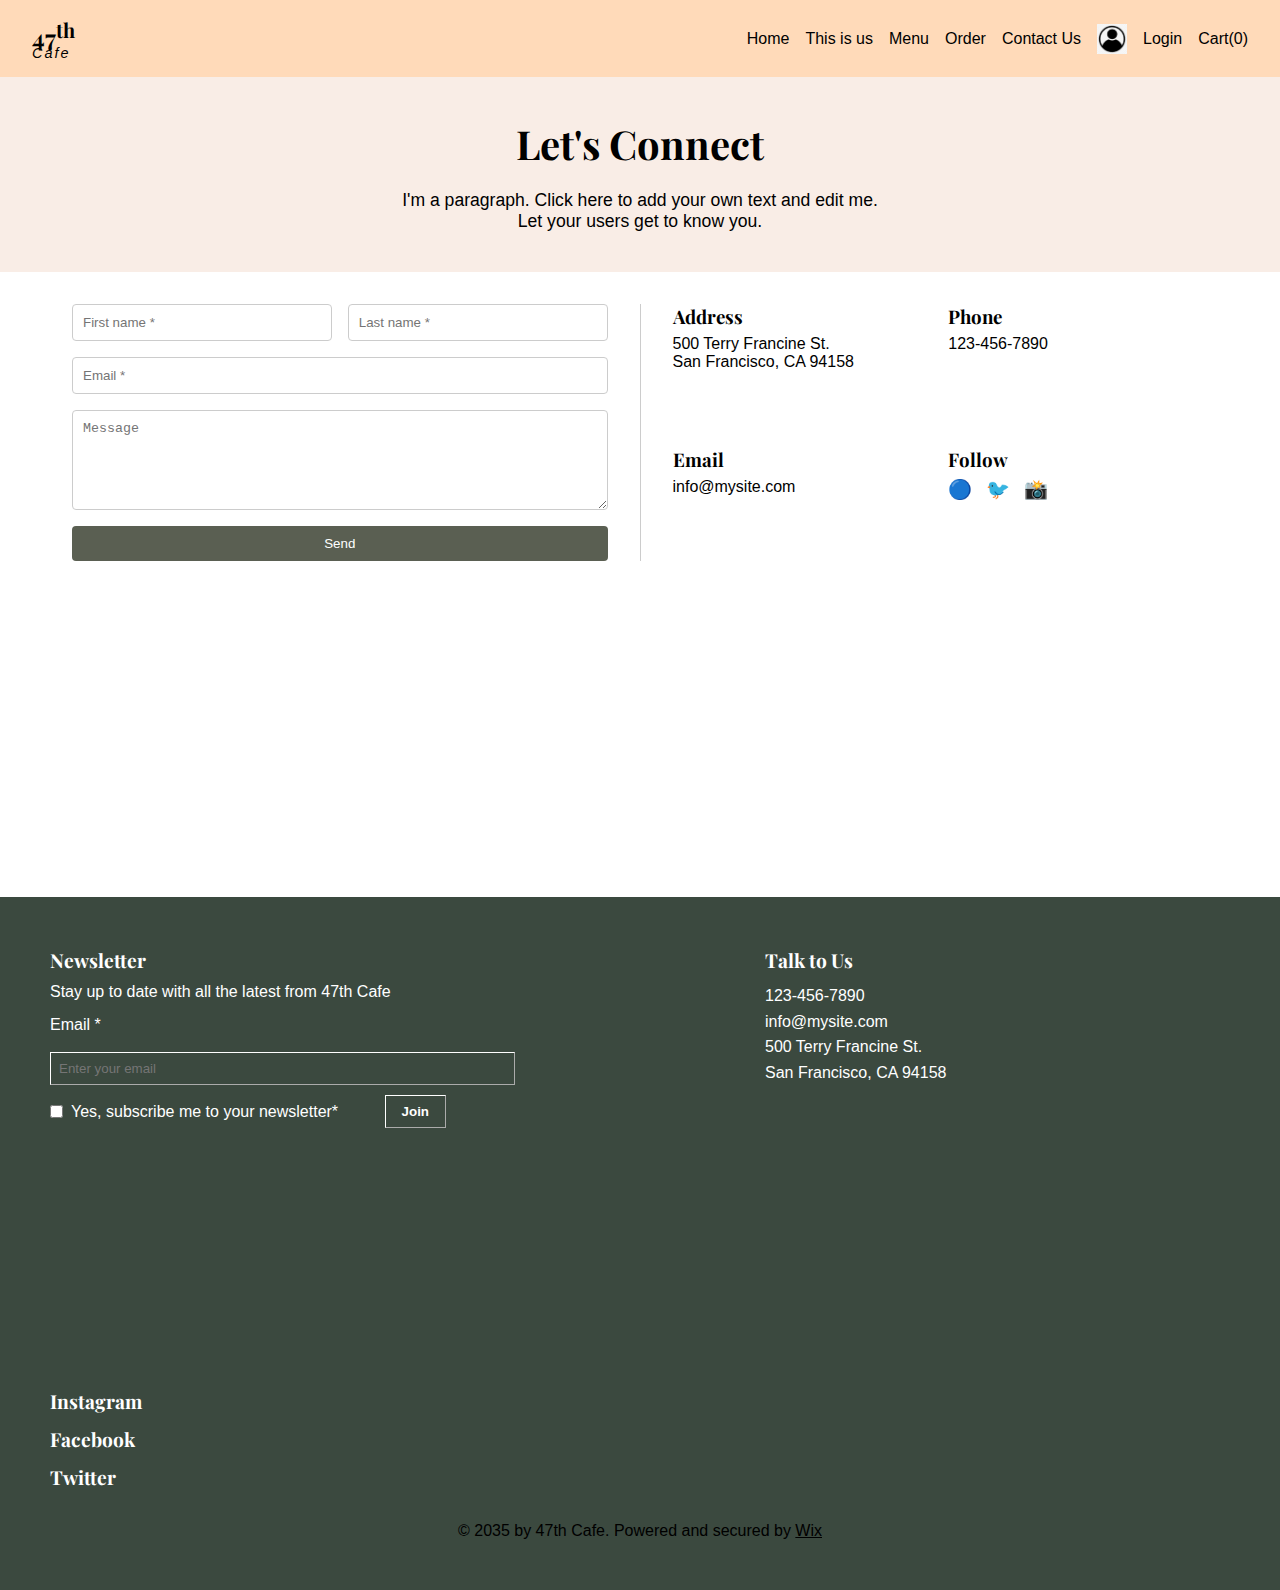
<file: project/components/contactus.html>
<!DOCTYPE html>
<html lang="en">
<head>
  <meta charset="UTF-8">
  <meta name="viewport" content="width=device-width, initial-scale=1.0">
  <title>47th Cafe | Contact</title>
<link rel="icon" href="../src/coffee.png">
 
  <link href="https://fonts.googleapis.com/css2?family=Playfair+Display:wght@700&family=Open+Sans&display=swap" rel="stylesheet">
  <style>
* {
 margin: 0;
 padding: 0;
 box-sizing: border-box;
}

body,
html {
  font-family: "Segoe UI", sans-serif;
  width: 100%;
  scroll-behavior: smooth;
}
/* Navigation Bar */
.navigation {
  display: flex;
  justify-content: space-between;
  align-items: center;
  background-color: peachpuff;
  padding: 1rem 2rem;
  flex-wrap: wrap;
  position: sticky;
  top: 0%;
  margin: 0%;
  width: 100%;
}

.logo h3 {
  font-size: 1.5rem;
}

.logo p {
  font-size: 0.9rem;
  margin-top: -8px;
  letter-spacing: 2px;
}

.nav-links {
  display: flex;
  gap: 1rem;
  align-items: center;
  flex-wrap: wrap;
}

.nav-links a {
  text-decoration: none;
  color: black;
  font-size: 1rem;
}

.nav-links a:hover {
  color: gray;
}

.icon2 {
  width: 30px;
  height: 30px;
}

h1, h3 {

 font-family: 'Playfair Display', serif;
}

.hero {
 background: #f9ede6;
 text-align: center;
 padding: 2.5em 2em;
}
.hero h1 {
 font-size: 2.5em;
 margin-bottom: 0.5em;
}
.hero p {
 font-size: 1.1em;
}

.contact-section {
 display: flex;
 justify-content: space-between;
 padding: 2em;
 gap: 2em;
 max-width: 1200px;
 margin: auto;
}
.contact-form {
 flex: 1;

 display: flex;
 flex-direction: column;
 gap: 1em;
}
.contact-form .row {
 display: flex;
 gap: 1em;
}
.contact-form input, .contact-form textarea {
 width: 100%;

 padding: 0.75em;
 border: 1px solid #ccc;
 border-radius: 4px;
}
.contact-form textarea {
 height: 100px;
}
.contact-form button {
 padding: 0.75em;
 background-color: #5a5f52;
 color: white;
 border: none;
 border-radius: 4px;
 cursor: pointer;
}

.contact-info {
 flex: 1;
 border-left: 1px solid #ccc;
 padding-left: 2em;
 display: grid;
 grid-template-columns: 1fr 1fr;
 gap: 1em;
}
.contact-info h3 {
 margin-bottom: 0.3em;
}
.social-icons a {
 margin-right: 0.5em;
 font-size: 1.2em;

 text-decoration: none;
}

.map-section iframe {
 width: 100%;
 height: 300px;
 border: none;
}
/* Footer */
.footer {
  background-color: #3b493f;
  color: white;
  padding: 50px 50px;
}

.footer-container {
  display: flex;
  flex-wrap: wrap;
  justify-content: space-between;
  gap: 250px;
}

.newsletter,
.contact,
.socials {
  flex: 1;
  min-width: 250px;
}

.newsletter h3,
.contact h3,
.socials h3 {
  margin-bottom: 10px;
  font-size: 1.2rem;
}

.newsletter p {
  margin-bottom: 15px;
}

.newsletter input[type="email"] {
  padding: 8px;
  width: 100%;
  margin-bottom: 10px;
  border: none;
  outline: none;
  background-color: transparent;
  border: 1px outset white;
}

.checkbox-row {
  display: flex;
  align-items: center;
  margin-bottom: 10px;
}

.checkbox-row input {
  margin-right: 8px;
}

.newsletter button {
  padding: 8px 16px;
  background-color: transparent;
  border: none;
  color: #3b493f;
  cursor: pointer;
  border: 1px outset white;
  color: white;
  font-weight: bold;
}

.newsletter button:hover {
  background-color: #ddd;
}

.contact p {
  line-height: 1.6;
}

.socials h3 {
  margin-bottom: 12px;
  cursor: pointer;
}

.socials h3:hover {
  text-decoration: underline;
}
.footer-bottom {
 display: block;
  text-align: center;
  color: #000;
  padding-top: 20px;
  font-size: 16px;
  
}

.footer-bottom a {
  color: #000;
  text-decoration: underline;
}

  </style>

</head>
<body>
 

    <nav class="navigation">
      <div class="logo">
        <h3>47<sup>th</sup></h3>
        <p><i>Cafe</i></p>
      </div>
      <div class="nav-links">
        <a href="./home.html">Home</a>
        <a href="This.html">This is us</a>
        <a href="./Menu.html">Menu</a>
        <a href="./onlineservice.html">Order</a>
        <a href="./contactus.html">Contact Us</a>
        <img src="../src/Dimg.png" alt="profile" class="icon2" />
        <a href="#">Login</a>
        <a href="#">Cart(0)</a>
      </div>
    </nav>
  <section class="hero">

    <h1>Let's Connect</h1>
    <p>I'm a paragraph. Click here to add your own text and edit me.<br>Let your users get to know you.</p>
  </section>

  <section class="contact-section">
    <form class="contact-form">
      <div class="row">

        <input type="text" placeholder="First name *" required>
        <input type="text" placeholder="Last name *" required>
      </div>

      <input type="email" placeholder="Email *" required>
      <textarea placeholder="Message"></textarea>
      <button type="submit">Send</button>
    </form>

    <div class="contact-info">

      <div>
        <h3>Address</h3>
        <p>500 Terry Francine St.<br>San Francisco, CA 94158</p>
      </div>
      <div>
        <h3>Phone</h3>

        <p>123-456-7890</p>
      </div>
      <div>
        <h3>Email</h3>
        <p>info@mysite.com</p>
      </div>
      <div>
        <h3>Follow</h3>
        <div class="social-icons">
          <a href="#">🔵</a>
          <a href="#">🐦</a>
          <a href="#">📸</a>
        </div>
      </div>

    </div>
  </section>

  <section class="map-section">
    <iframe src="https://www.google.com/maps?q=500+Terry+Francine+St,+San+Francisco,+CA+94158&output=embed"
            allowfullscreen loading="lazy"></iframe>
  </section>
  <footer class="footer">
      <div class="footer-container">
        <div class="newsletter">
          <h3>Newsletter</h3>
          <p>Stay up to date with all the latest from 47th Cafe</p>
          <form>
            <label>Email *</label><br /><br />
            <input type="email" placeholder="Enter your email" required /><br />
            <div class="checkbox-row">
              <input type="checkbox" id="subscribe" />
              <label for="subscribe"
                >Yes, subscribe me to your newsletter*
              </label>
              <div style="padding-left: 10%">
                <button type="submit">Join</button>
              </div>
            </div>
          </form>
        </div>

        <div class="contact">
          <h3>Talk to Us</h3>
          <p>123-456-7890<br />info@mysite.com</p>
          <p>500 Terry Francine St.<br />San Francisco, CA 94158</p>
        </div>

        <div class="socials">
          <h3>Instagram</h3>
          <h3>Facebook</h3>
          <h3>Twitter</h3>
        </div>
      </div>
       <div class="footer-bottom">
      <p>&copy; 2035 by 47th Cafe. Powered and secured by <a href="https://www.wix.com" target="_blank">Wix</a></p>
    </div>
    </footer>

</body>
</html>
</file>
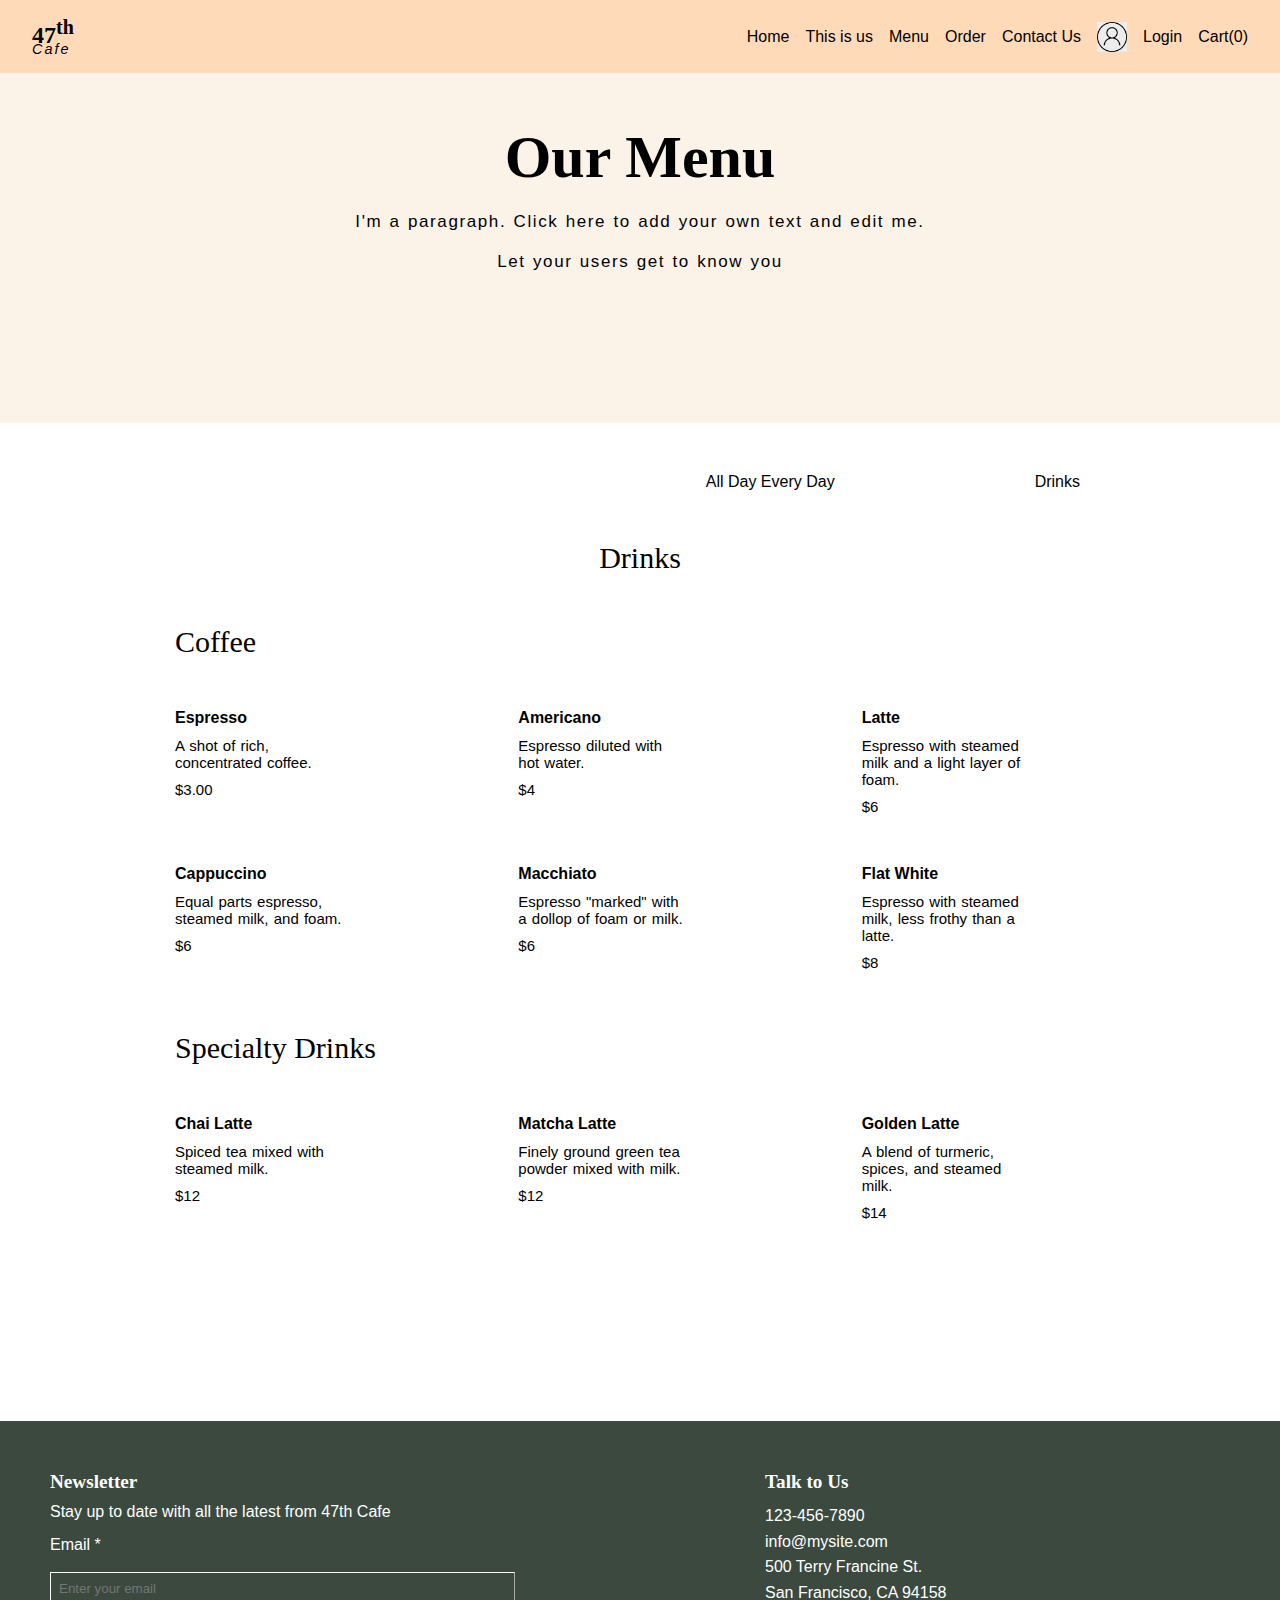
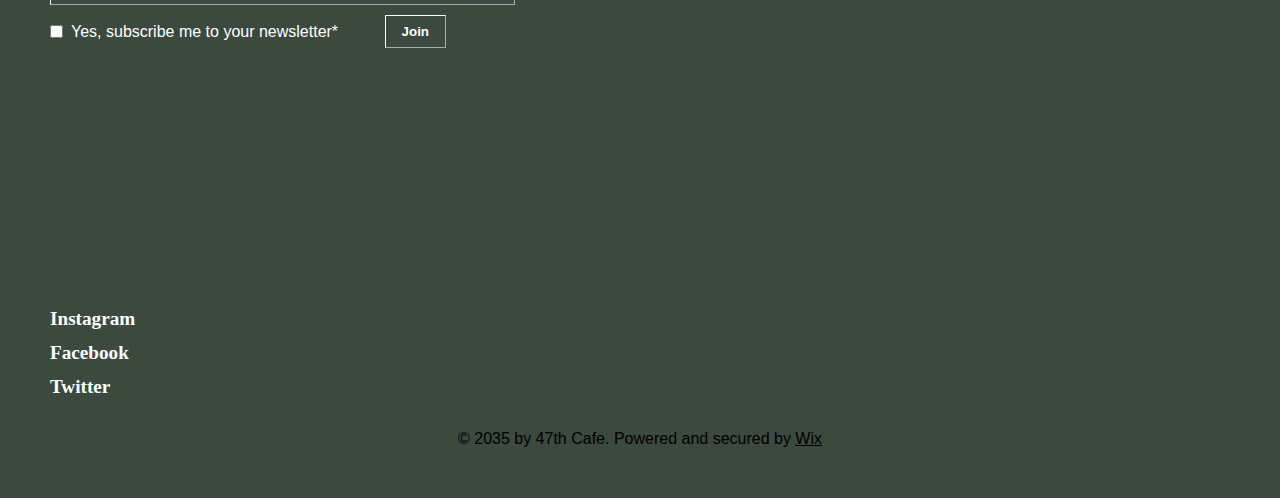
<file: project/components/drinks.html>
<!DOCTYPE html>
<html lang="en">
<head>
    <meta charset="UTF-8">
    <meta name="viewport" content="width=device-width, initial-scale=1.0">
    <link rel="stylesheet" href="./drinks.css">
    <title>47th Cafe | Drinks</title>
    <link rel="icon" href="../src/coffee.png">
</head>
<body>



   <nav class="navigation">
      <div class="logo">
        <h3>47<sup>th</sup></h3>
        <p><i>Cafe</i></p>
      </div>
     <div class="nav-links">
        <a href="./home.html">Home</a>
        <a href="This.html">This is us</a>
        <a href="./Menu.html">Menu</a>
        <a href="./onlineservice.html">Order</a>
        <a href="./contactus.html">Contact Us</a>
        <img src="../src/Dimg1.png" alt="profile" class="icon2" />
        <a href="#">Login</a>
        <a href="#">Cart(0)</a>
      </div>
    </nav>

    <div class="menu1">
        <h1 class="ourmenu">Our Menu</h1>
        <p class="para">I'm a paragraph. Click here to add your own text and edit me.</p>
        <p class="para">Let your users get to know you</p>
    </div>

    <div class="link">
        <div>
            <a href="./Menu.html" class="link1">All Day Every Day</a>
        </div>
        <div class="">
            <a href="./drinks.html" class="link2">Drinks</a>
        </div>
    </div>

    <div class="drinks">
        <p>Drinks</p>
    </div>

    <div class="coffee">
        <p>Coffee</p>
    </div>

    <div class="drinks1">
        <div class="drink1">
            <h4>Espresso</h4>
            <p>A shot of rich, concentrated coffee.</p>
            <p>$3.00</p>
        </div>
        <div class="drink2">
            <h4>Americano</h4>
            <p>Espresso diluted with hot water.</p>
            <p>$4</p>
        </div>
        <div class="drink3">
            <h4>Latte</h4>
            <p>Espresso with steamed milk and a light layer of foam.</p>
            <p>$6</p>
        </div>
    </div>

    <div class="drinks2">
        <div class="drink11">
            <h4>Cappuccino</h4>
            <p>Equal parts espresso, steamed milk, and foam.</p>
            <p>$6</p>
        </div>
        <div class="drink22">
            <h4>Macchiato</h4>
            <p>Espresso "marked" with a dollop of foam or milk.</p>
            <p>$6</p>
        </div>
        <div class="drink33">
            <h4>Flat White</h4>
            <p>Espresso with steamed milk, less frothy than a latte.</p>
            <p>$8</p>
        </div>
    </div>


    <div class="special">
        <p>Specialty Drinks</p>
    </div>

    <div class="drinks3">
        <div class="drink111">
            <h4>Chai Latte</h4>
            <p>Spiced tea mixed with steamed milk.</p>
            <p>$12</p>
        </div>
        <div class="drink222">
            <h4>Matcha Latte</h4>
            <p>Finely ground green tea powder mixed with milk.</p>
            <p>$12</p>
        </div>
        <div class="drink333">
            <h4>Golden Latte</h4>
            <p>A blend of turmeric, spices, and steamed milk.</p>
            <p>$14</p>
        </div>
    </div>

     <footer class="footer">
      <div class="footer-container">
        <div class="newsletter">
          <h3>Newsletter</h3>
          <p>Stay up to date with all the latest from 47th Cafe</p>
          <form>
            <label>Email *</label><br /><br />
            <input type="email" placeholder="Enter your email" required /><br />
            <div class="checkbox-row">
              <input type="checkbox" id="subscribe" />
              <label for="subscribe"
                >Yes, subscribe me to your newsletter*
              </label>
              <div style="padding-left: 10%">
                <button type="submit">Join</button>
              </div>
            </div>
          </form>
        </div>

        <div class="contact">
          <h3>Talk to Us</h3>
          <p>123-456-7890<br />info@mysite.com</p>
          <p>500 Terry Francine St.<br />San Francisco, CA 94158</p>
        </div>

        <div class="socials">
          <h3>Instagram</h3>
          <h3>Facebook</h3>
          <h3>Twitter</h3>
        </div>
      </div>
       <div class="footer-bottom">
      <p>&copy; 2035 by 47th Cafe. Powered and secured by <a href="https://www.wix.com" target="_blank">Wix</a></p>
    </div>
    </footer>

</body>
</html>
</file>
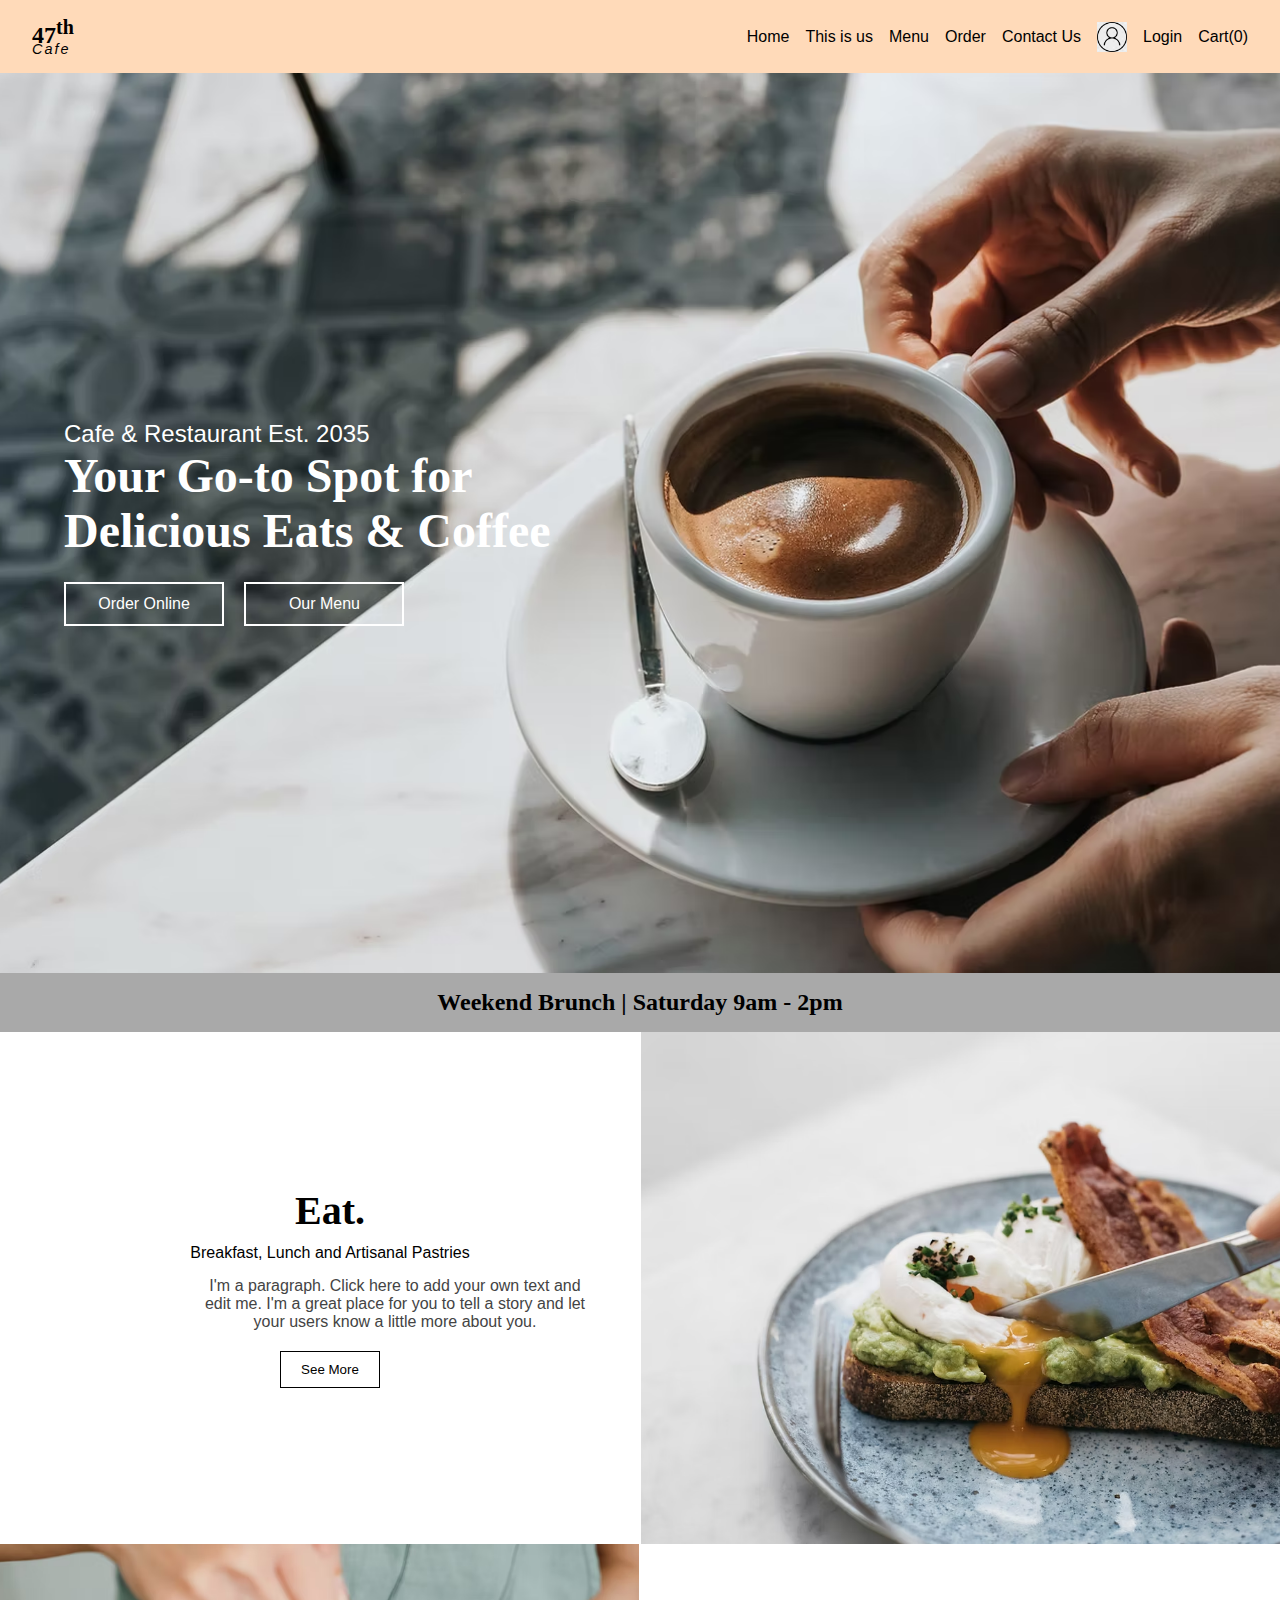
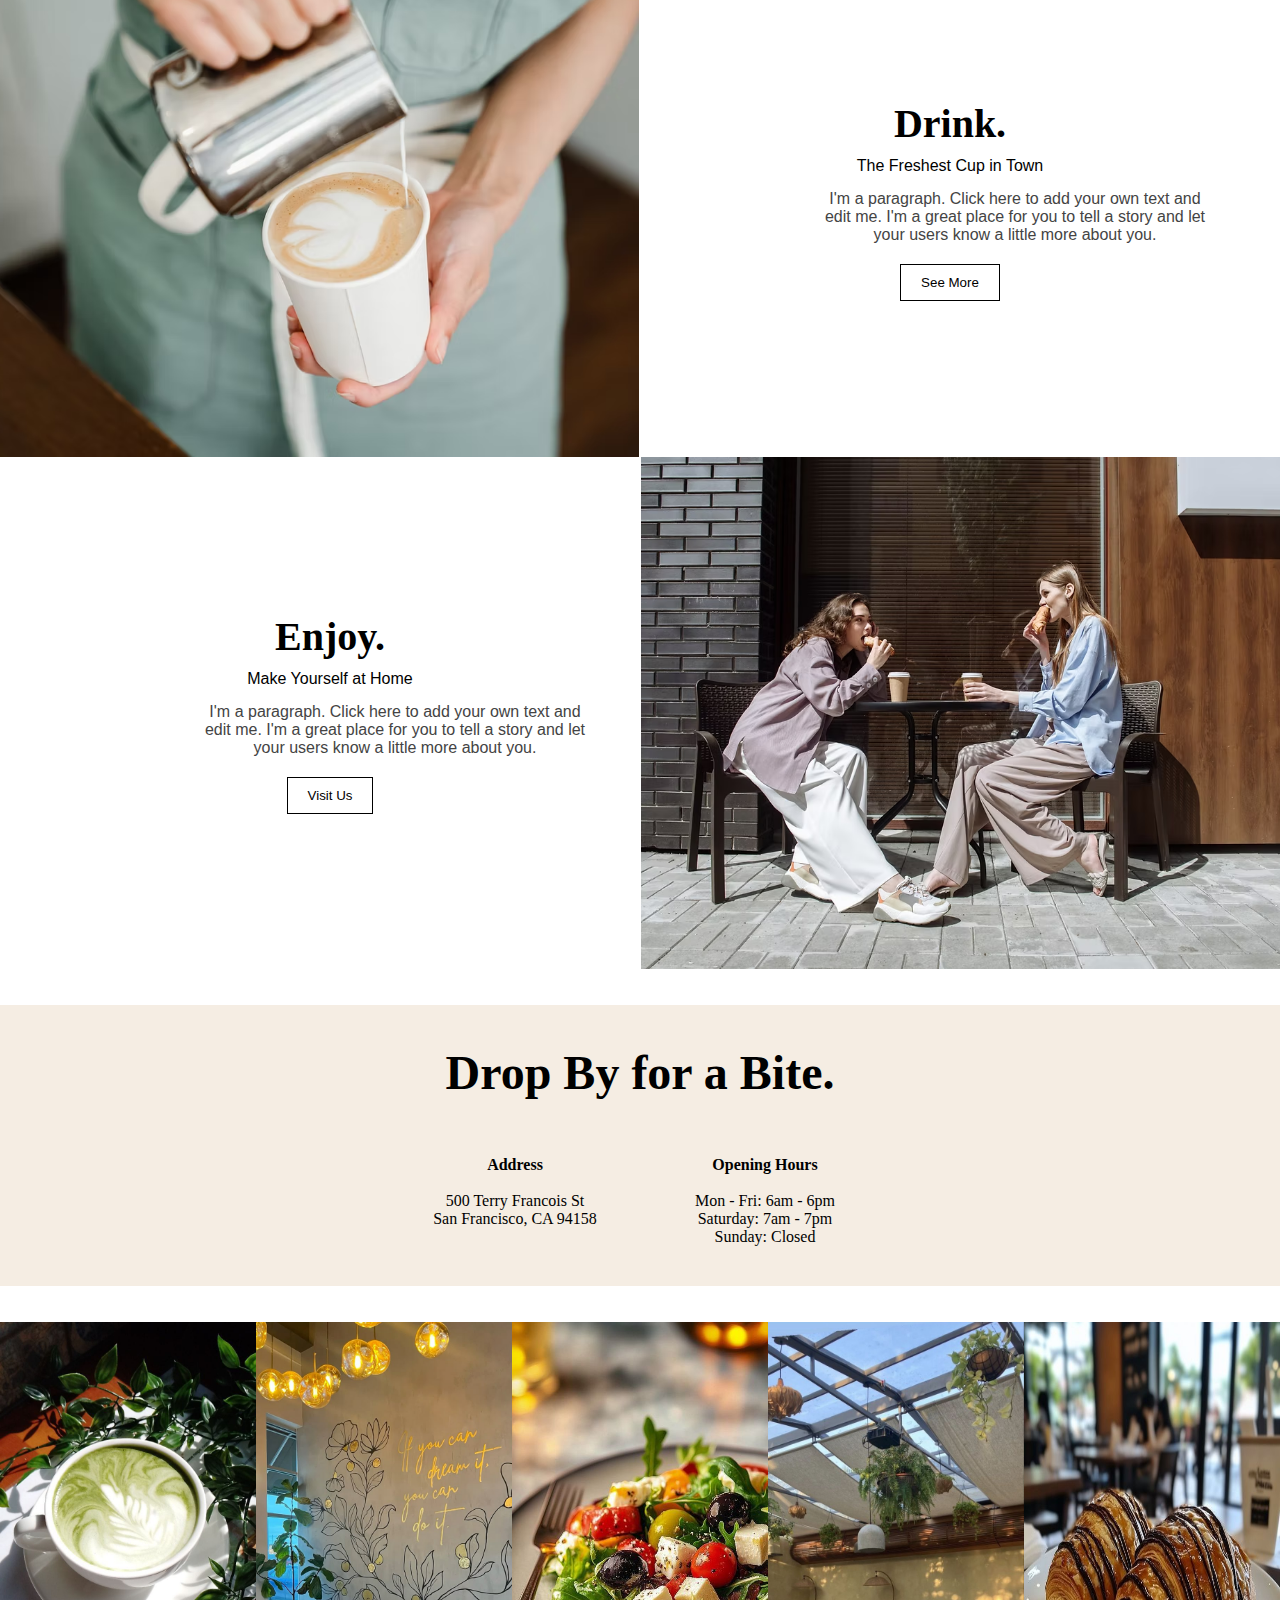
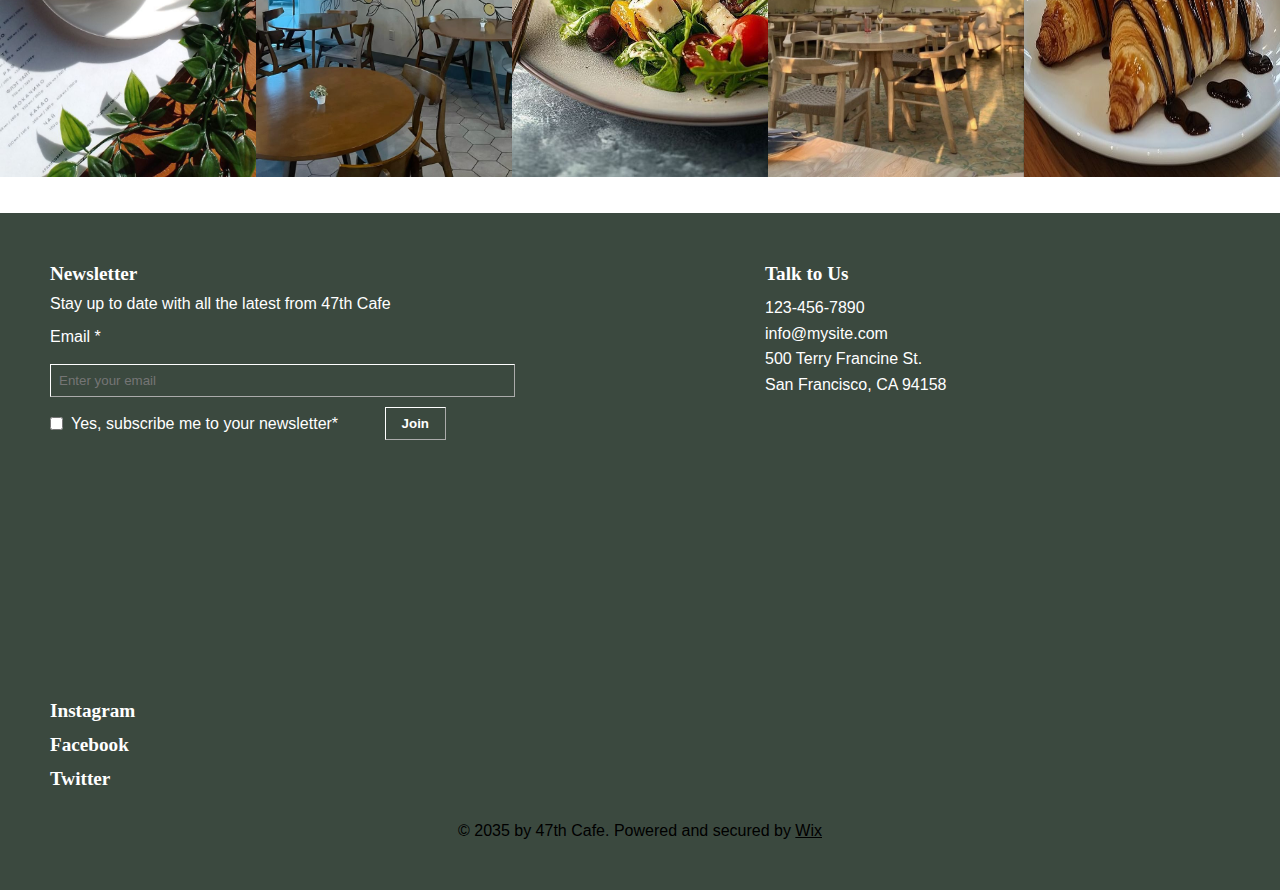
<file: project/components/home.html>
<!DOCTYPE html>
<html lang="en">
  <head>
    <meta charset="UTF-8" />
    <meta name="viewport" content="width=device-width, initial-scale=1.0" />
    <title>47th Cafe</title>
    <link rel="icon" href="../src/coffee.png" />
    <link rel="stylesheet" href="home.css" />
  </head>
  <body>

    <!-- NAVIGATION -->
    <nav class="navigation">
      <div class="logo">
        <h3>47<sup>th</sup></h3>
        <p><i>Cafe</i></p>
      </div>
      <div class="nav-links">
        <a href="./home.html">Home</a>
        <a href="This.html">This is us</a>
        <a href="./Menu.html">Menu</a>
        <a href="./onlineservice.html">Order</a>
        <a href="./contactus.html">Contact Us</a>
        <img src="../src/Dimg1.png" alt="profile" class="icon2" />
        <a href="#">Login</a>
        <a href="#">Cart(0)</a>
      </div>
    </nav>

    <!-- SECTION HERO -->
    <section class="hero">
      <div class="hero-content">
        <p>Cafe & Restaurant Est. 2035</p>
        <h1>Your Go-to Spot for</h1>
        <h1>Delicious Eats & Coffee</h1>
        <div class="btn-group">
          <button><a href="./onlineservice.html">Order Online</a></button>
          <button><a href="./Menu.html"> Our Menu</a></button>
        </div>
      </div>
    </section>

    <!-- GRAY BOX -->
    <div class="graybox">
      <h3>Weekend Brunch | Saturday 9am - 2pm</h3>
    </div>

    <!-- MAIN SECTION -->
    <section class="section">
      <div class="text-block">
        <h1>Eat.</h1>
        <h4>Breakfast, Lunch and Artisanal Pastries</h4>
        <p style="width: 400px; margin-left: 175px">
          I'm a paragraph. Click here to add your own text and edit me. I'm a
          great place for you to tell a story and let your users know a little
          more about you.
        </p>
        <button><a href="./Menu.html">See More</a></button>
      </div>
      <div class="image-block">
        <img src="../src/home1.avif" alt="Food image" />
      </div>
    </section>

    <section class="section reverse">
      <div class="text-block">
        <h1>Drink.</h1>
        <h4>The Freshest Cup in Town</h4>
        <p style="width: 400px; margin-left: 175px">
          I'm a paragraph. Click here to add your own text and edit me. I'm a
          great place for you to tell a story and let your users know a little
          more about you.
        </p>
        <button><a href="./drinks.html">See More</a></button>
      </div>
      <div class="image-block">
        <img src="../src/home2.avif" alt="Drink image" />
      </div>
    </section>

    <section class="section">
      <div class="text-block">
        <h1>Enjoy.</h1>
        <h4>Make Yourself at Home</h4>
        <p style="width: 400px; margin-left: 175px">
          I'm a paragraph. Click here to add your own text and edit me. I'm a
          great place for you to tell a story and let your users know a little
          more about you.
        </p>
        <button><a href="#">Visit Us</a></button>
      </div>
      <div class="image-block">
        <img src="../src/home3.avif" alt="People image" />
      </div>
    </section>
    <br /><br />

    <!-- DIV -->
    <div class="div" style="font-family: 'Times New Roman', Times, serif">
      <h2 style="font-size: 3rem; font-family: 'Times New Roman', Times, serif">
        Drop By for a Bite.
      </h2>
      <br />
      <br />
      <div class="div-info">
        <div>
          <strong>Address</strong>
          <br />
          <br />
          <p>500 Terry Francois St<br />San Francisco, CA 94158</p>
        </div>
        <div>
          <strong>Opening Hours</strong>
          <br />
          <br />
          <p>
            Mon - Fri: 6am - 6pm<br />Saturday: 7am - 7pm<br />Sunday: Closed
          </p>
        </div>
      </div>
    </div>
    <br /><br />

    <!-- PHOTO STRIP -->
    <section class="photo-strip">
      <img src="../src/img1.jpg" alt="img1" />
      <img src="../src/img2.jpg" alt="img2" />
      <img src="../src/img3.jpg" alt="img3" />
      <img src="../src/img4.jpg" alt="img4" />
      <img src="../src/img5.jpg" alt="img5" />
    </section>
    <br /><br />
    
    <!-- FOOTER -->
    <footer class="footer">
      <div class="footer-container">
        <div class="newsletter">
          <h3>Newsletter</h3>
          <p>Stay up to date with all the latest from 47th Cafe</p>
          <form>
            <label>Email *</label><br /><br />
            <input type="email" placeholder="Enter your email" required /><br />
            <div class="checkbox-row">
              <input type="checkbox" id="subscribe" />
              <label for="subscribe"
                >Yes, subscribe me to your newsletter*
              </label>
              <div style="padding-left: 10%">
                <button type="submit">Join</button>
              </div>
            </div>
          </form>
        </div>

        <div class="contact">
          <h3>Talk to Us</h3>
          <p>123-456-7890<br />info@mysite.com</p>
          <p>500 Terry Francine St.<br />San Francisco, CA 94158</p>
        </div>

        <div class="socials">
          <h3>Instagram</h3>
          <h3>Facebook</h3>
          <h3>Twitter</h3>
        </div>
      </div>
      <div class="footer-bottom">
        <p>
          &copy; 2035 by 47th Cafe. Powered and secured by
          <a href="https://www.wix.com" target="_blank">Wix</a>
        </p>
      </div>
    </footer>
  </body>
</html>
</file>
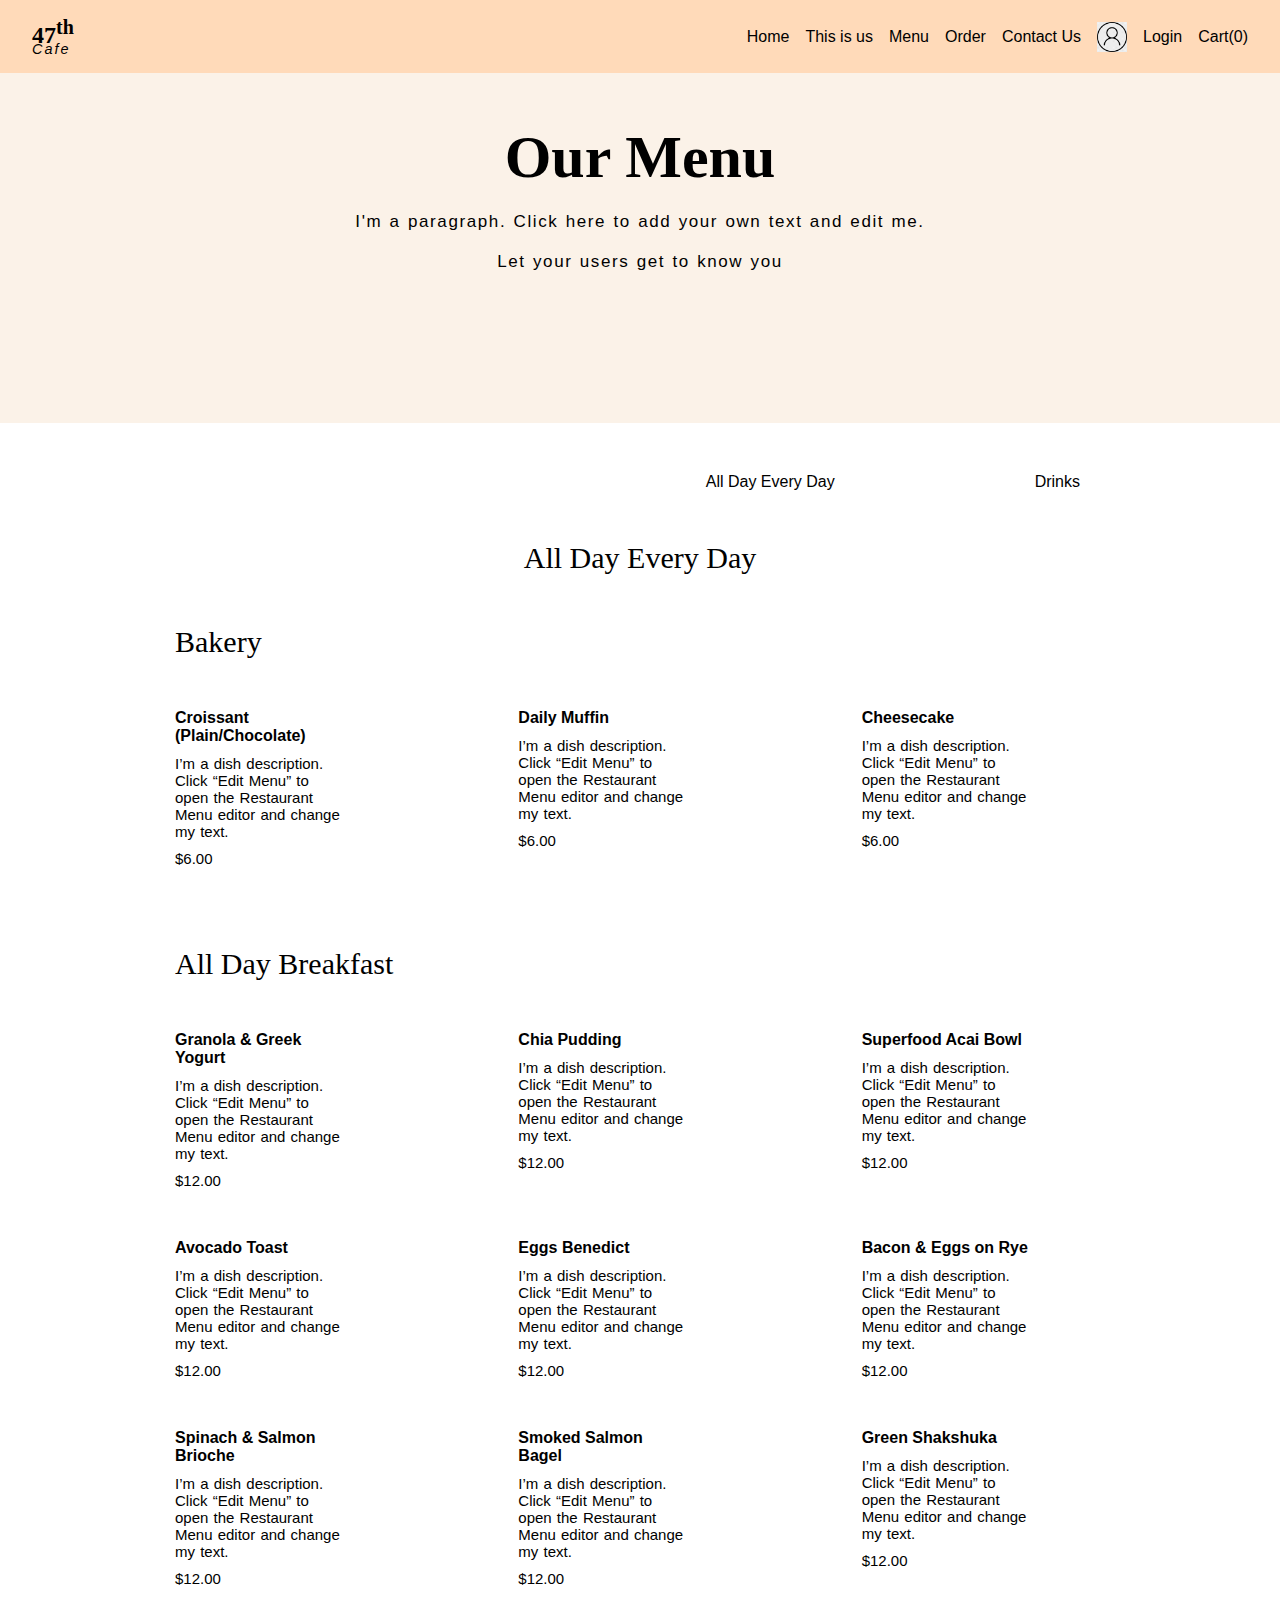
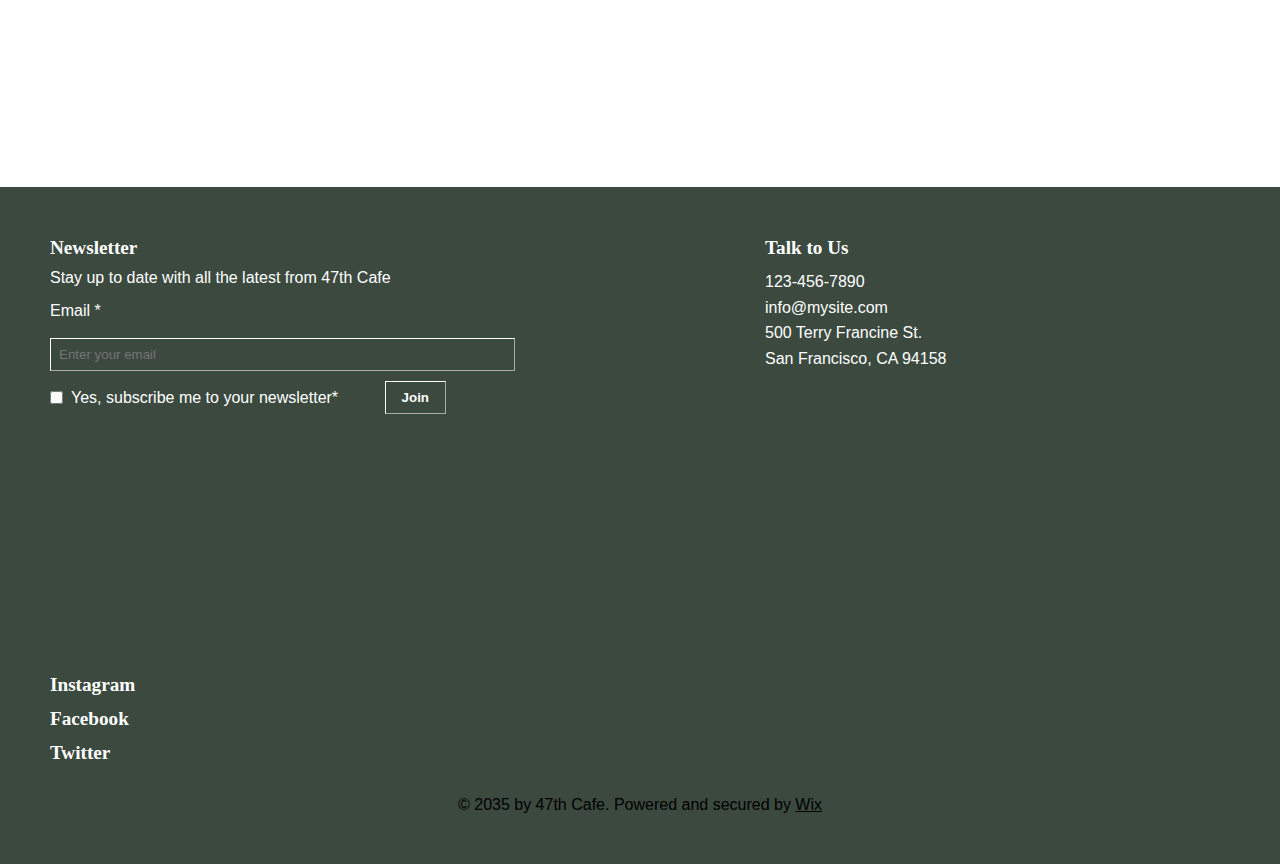
<file: project/components/Menu.html>
<!DOCTYPE html>
<html lang="en">

<head>
    <meta charset="UTF-8">
    <meta name="viewport" content="width=device-width, initial-scale=1.0">
    <link rel="stylesheet" href="./Menu.css">
    <link rel="icon" href="../src/coffee.png">
    <title>47th Cafe | Menu</title>
    <style>

    </style>
</head>

<body>

   <nav class="navigation">
      <div class="logo">
        <h3>47<sup>th</sup></h3>
        <p><i>Cafe</i></p>
      </div>
     <div class="nav-links">
        <a href="./home.html">Home</a>
        <a href="This.html">This is us</a>
        <a href="./Menu.html">Menu</a>
        <a href="./onlineservice.html">Order</a>
        <a href="./contactus.html">Contact Us</a>
        <img src="../src/Dimg1.png" alt="profile" class="icon2" />
        <a href="#">Login</a>
        <a href="#">Cart(0)</a>
      </div>
    </nav>

    <div class="menu1">
        <h1 class="ourmenu">Our Menu</h1>
        <p class="para">I'm a paragraph. Click here to add your own text and edit me.</p>
        <p class="para">Let your users get to know you</p>
    </div>

    <div class="link">
        <div>
            <a href="./Menu.html" class="link1">All Day Every Day</a>
        </div>
        <div class="">
            <a href="./drinks.html" class="link2">Drinks</a>
        </div>
    </div>

    <div class="allday">
        <p>All Day Every Day</p>
    </div>

    <div class="bakery">
        <p>Bakery</p>
    </div>

    <div class="dishes">
        <div class="dish1">
            <h4>Croissant (Plain/Chocolate)</h4>
            <p>I’m a dish description. Click “Edit Menu” to open the Restaurant Menu editor and change my text.</p>
            <p>$6.00</p>
        </div>
        <div class="dish2">
            <h4>Daily Muffin</h4>
            <p>I’m a dish description. Click “Edit Menu” to open the Restaurant Menu editor and change my text.</p>
            <p>$6.00</p>
        </div>
        <div class="dish3">
            <h4>Cheesecake</h4>
            <p>I’m a dish description. Click “Edit Menu” to open the Restaurant Menu editor and change my text.</p>
            <p>$6.00</p>
        </div>
    </div>

    <div class="bakery1">
        <p>All Day Breakfast</p>
    </div>

    <div class="dishes1">
        <div class="dish11">
            <h4>Granola & Greek Yogurt</h4>
            <p>I’m a dish description. Click “Edit Menu” to open the Restaurant Menu editor and change my text.</p>
            <p>$12.00</p>
        </div>
        <div class="dish22">
            <h4>Chia Pudding</h4>
            <p>I’m a dish description. Click “Edit Menu” to open the Restaurant Menu editor and change my text.</p>
            <p>$12.00</p>
        </div>
        <div class="dish33">
            <h4>Superfood Acai Bowl</h4>
            <p>I’m a dish description. Click “Edit Menu” to open the Restaurant Menu editor and change my text.</p>
            <p>$12.00</p>
        </div>
    </div>

    <div class="dishes2">
        <div class="dish111">
            <h4>Avocado Toast</h4>
            <p>I’m a dish description. Click “Edit Menu” to open the Restaurant Menu editor and change my text.</p>
            <p>$12.00</p>
        </div>
        <div class="dish222">
            <h4>Eggs Benedict</h4>
            <p>I’m a dish description. Click “Edit Menu” to open the Restaurant Menu editor and change my text.</p>
            <p>$12.00</p>
        </div>
        <div class="dish333">
            <h4>Bacon & Eggs on Rye</h4>
            <p>I’m a dish description. Click “Edit Menu” to open the Restaurant Menu editor and change my text.</p>
            <p>$12.00</p>
        </div>
    </div>


    <div class="dishes3">
        <div class="dish1111">
            <h4>Spinach & Salmon Brioche</h4>
            <p>I’m a dish description. Click “Edit Menu” to open the Restaurant Menu editor and change my text.</p>
            <p>$12.00</p>
        </div>
        <div class="dish2222">
            <h4>Smoked Salmon Bagel</h4>
            <p>I’m a dish description. Click “Edit Menu” to open the Restaurant Menu editor and change my text.</p>
            <p>$12.00</p>
        </div>
        <div class="dish3333">
            <h4>Green Shakshuka</h4>
            <p>I’m a dish description. Click “Edit Menu” to open the Restaurant Menu editor and change my text.</p>
            <p>$12.00</p>
        </div>
    </div>

  <footer class="footer">
      <div class="footer-container">
        <div class="newsletter">
          <h3>Newsletter</h3>
          <p>Stay up to date with all the latest from 47th Cafe</p>
          <form>
            <label>Email *</label><br /><br />
            <input type="email" placeholder="Enter your email" required /><br />
            <div class="checkbox-row">
              <input type="checkbox" id="subscribe" />
              <label for="subscribe"
                >Yes, subscribe me to your newsletter*
              </label>
              <div style="padding-left: 10%">
                <button type="submit">Join</button>
              </div>
            </div>
          </form>
        </div>

        <div class="contact">
          <h3>Talk to Us</h3>
          <p>123-456-7890<br />info@mysite.com</p>
          <p>500 Terry Francine St.<br />San Francisco, CA 94158</p>
        </div>

        <div class="socials">
          <h3>Instagram</h3>
          <h3>Facebook</h3>
          <h3>Twitter</h3>
        </div>
      </div>
       <div class="footer-bottom">
      <p>&copy; 2035 by 47th Cafe. Powered and secured by <a href="https://www.wix.com" target="_blank">Wix</a></p>
    </div>
    </footer>



</body>

</html>
</file>
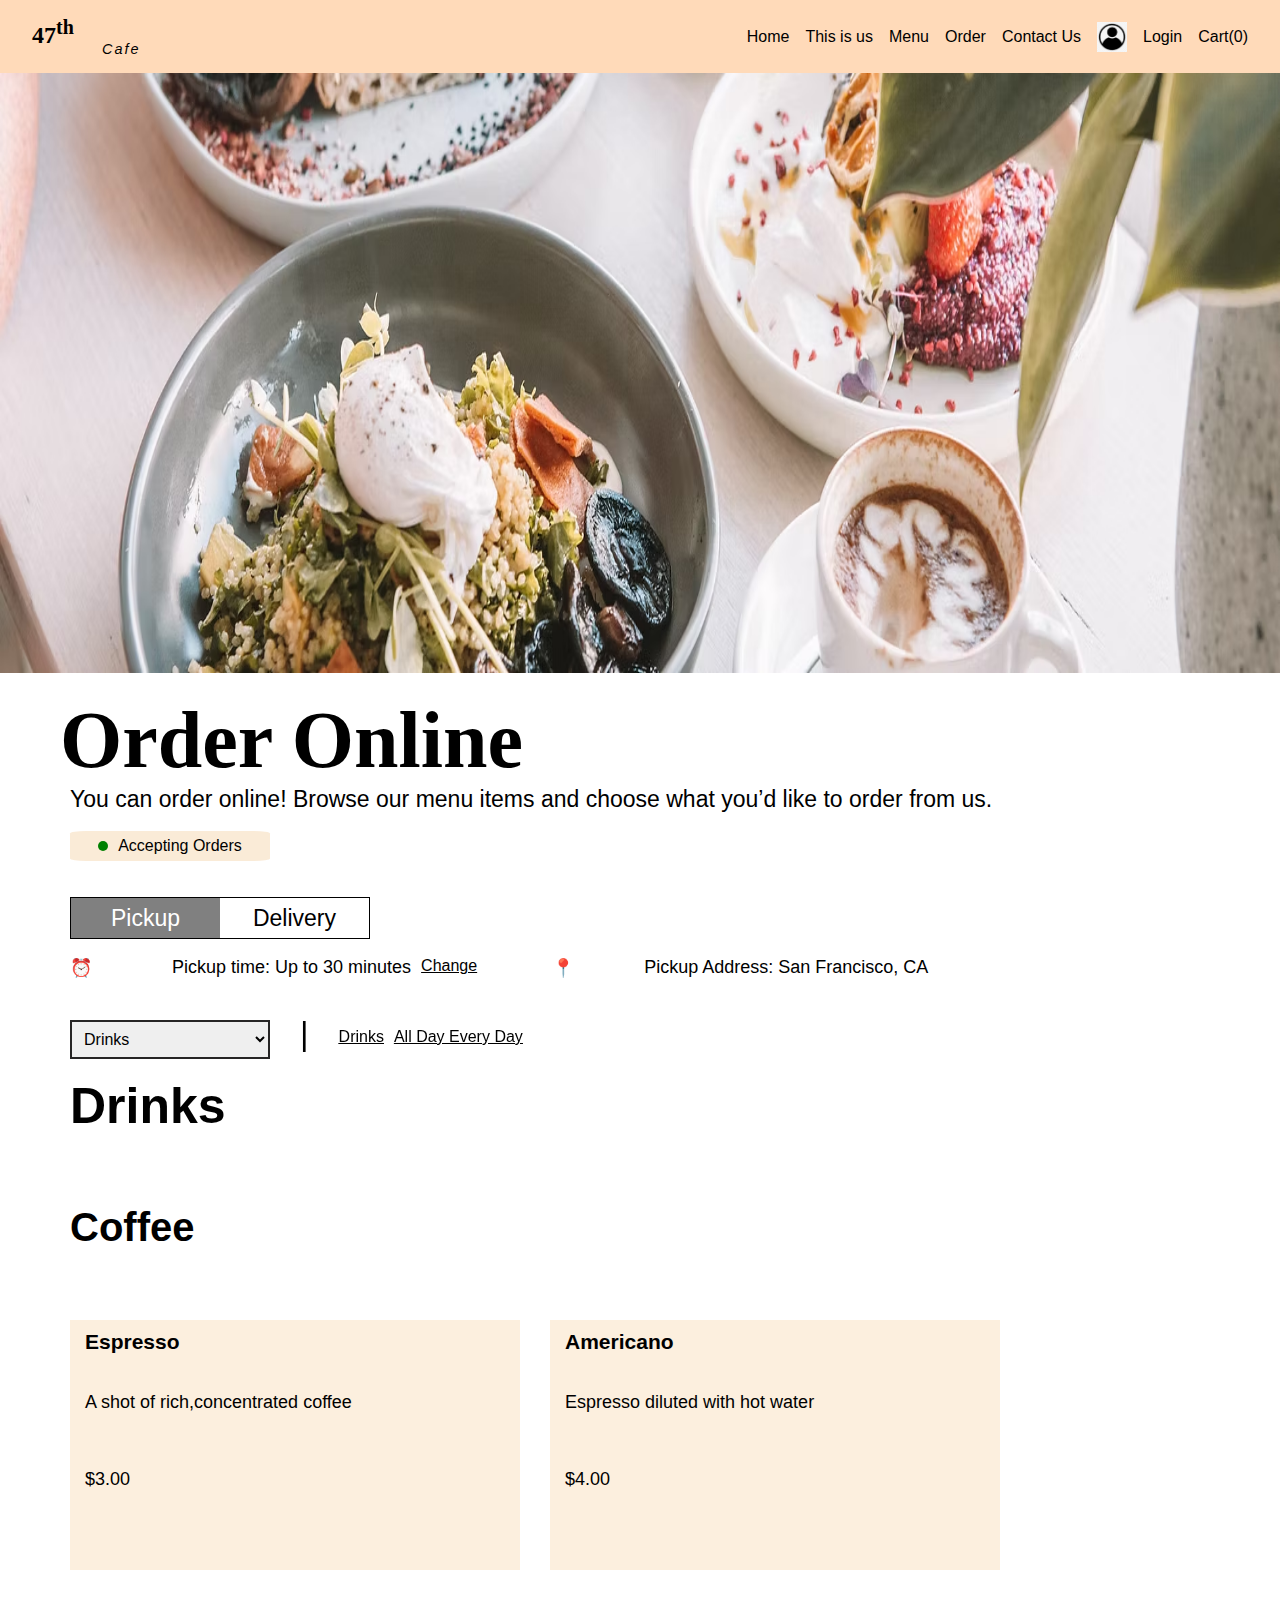
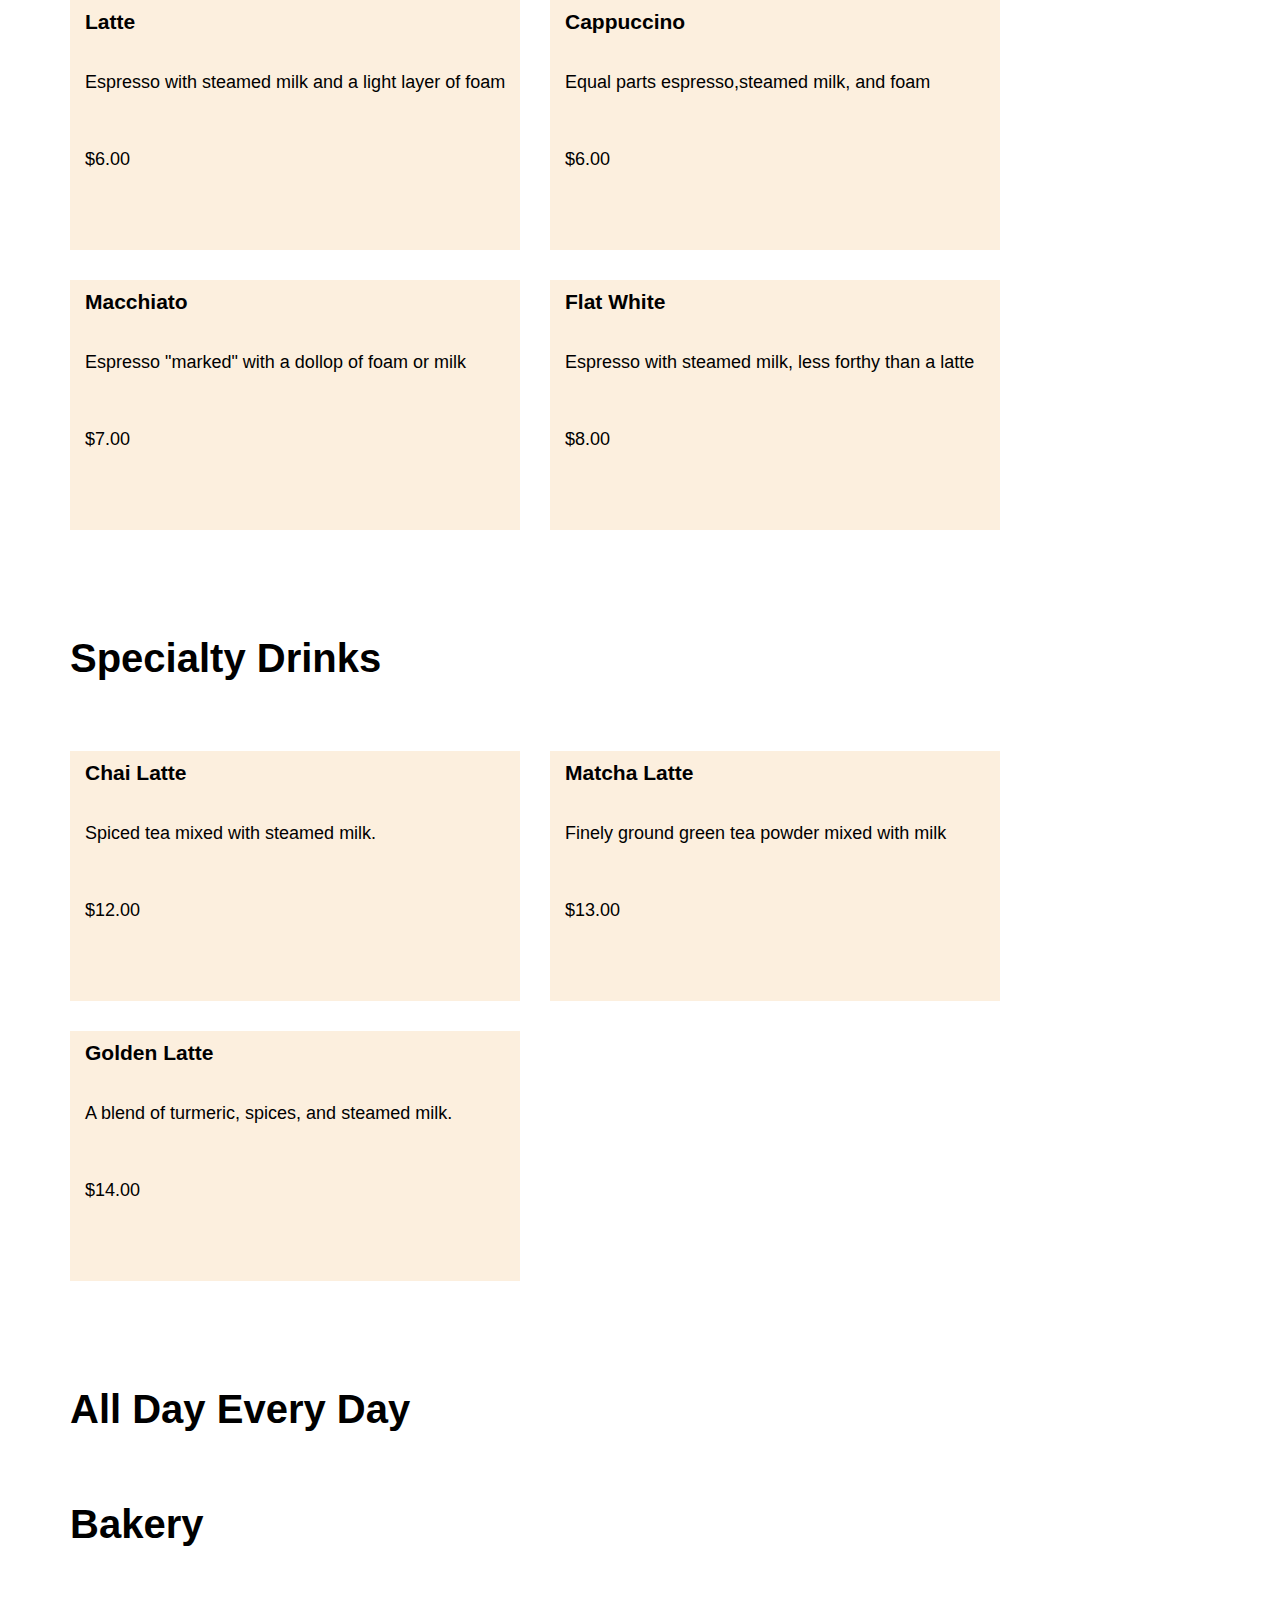
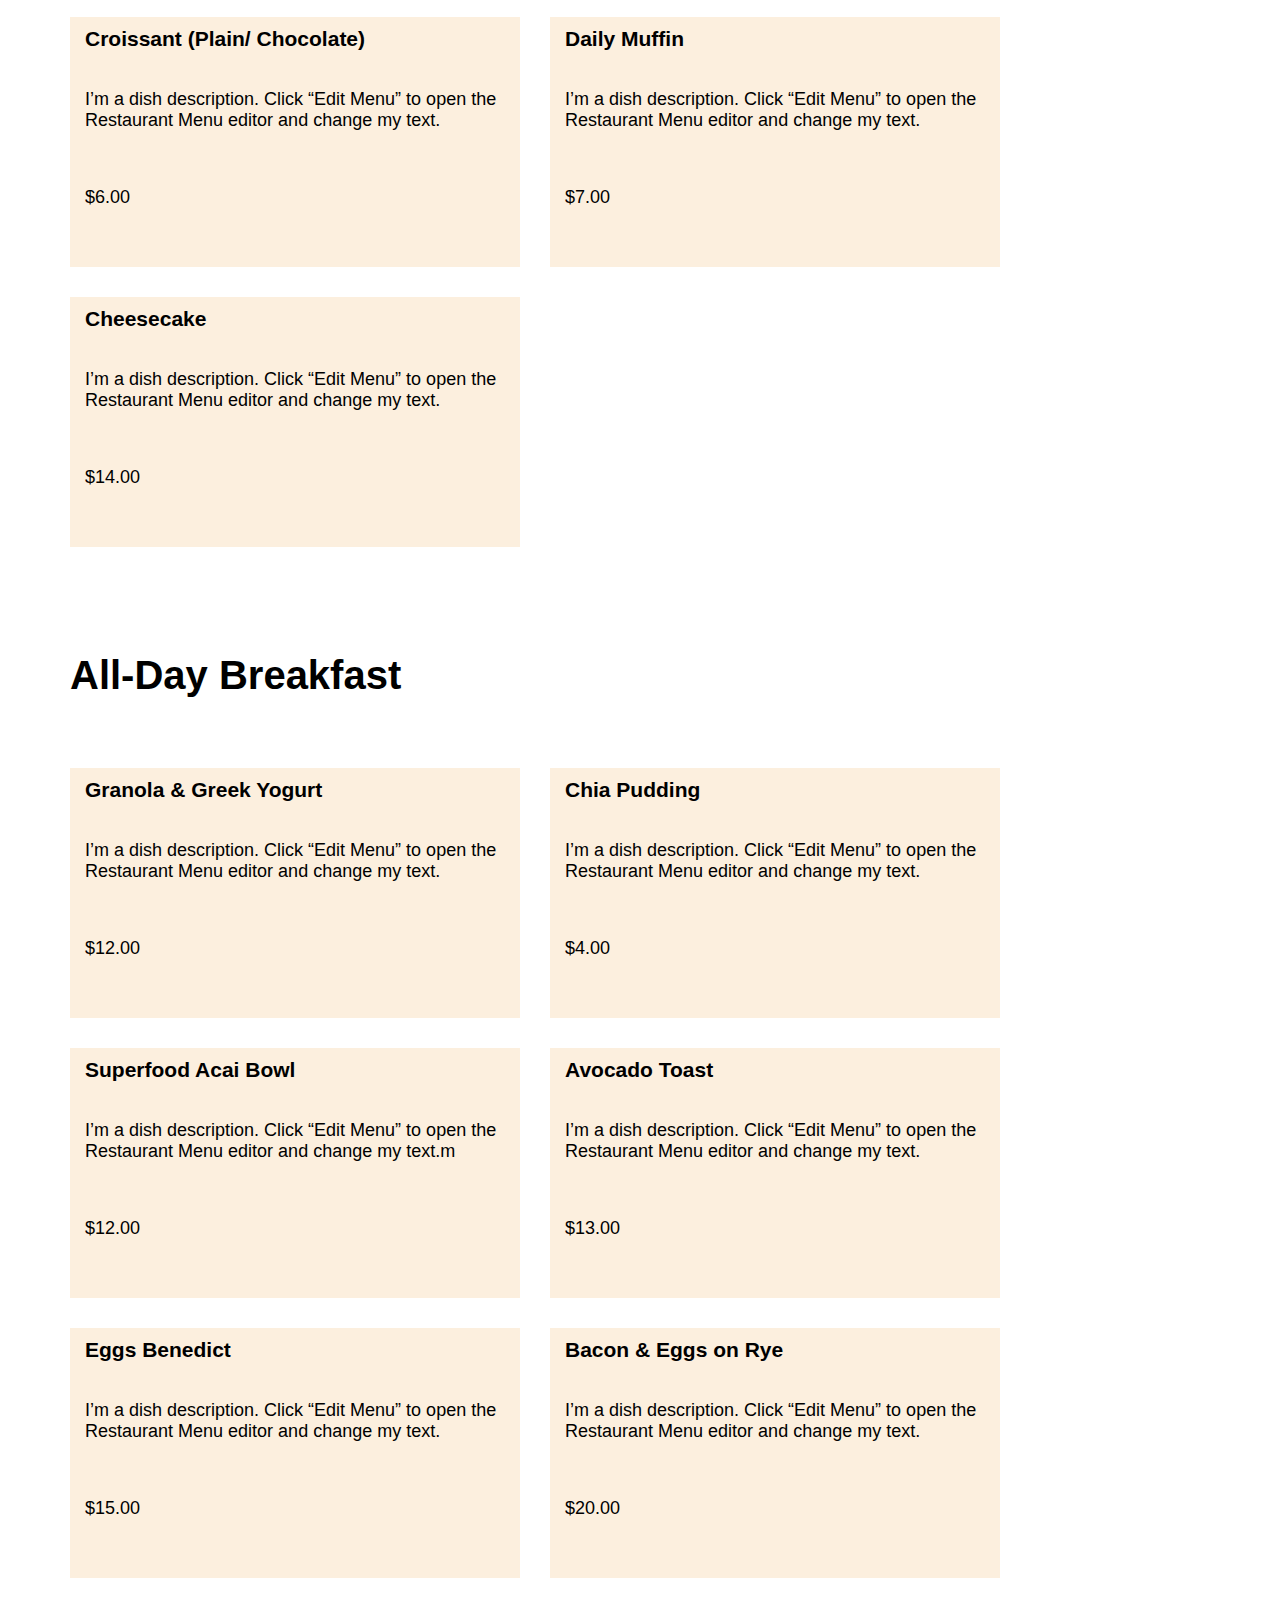
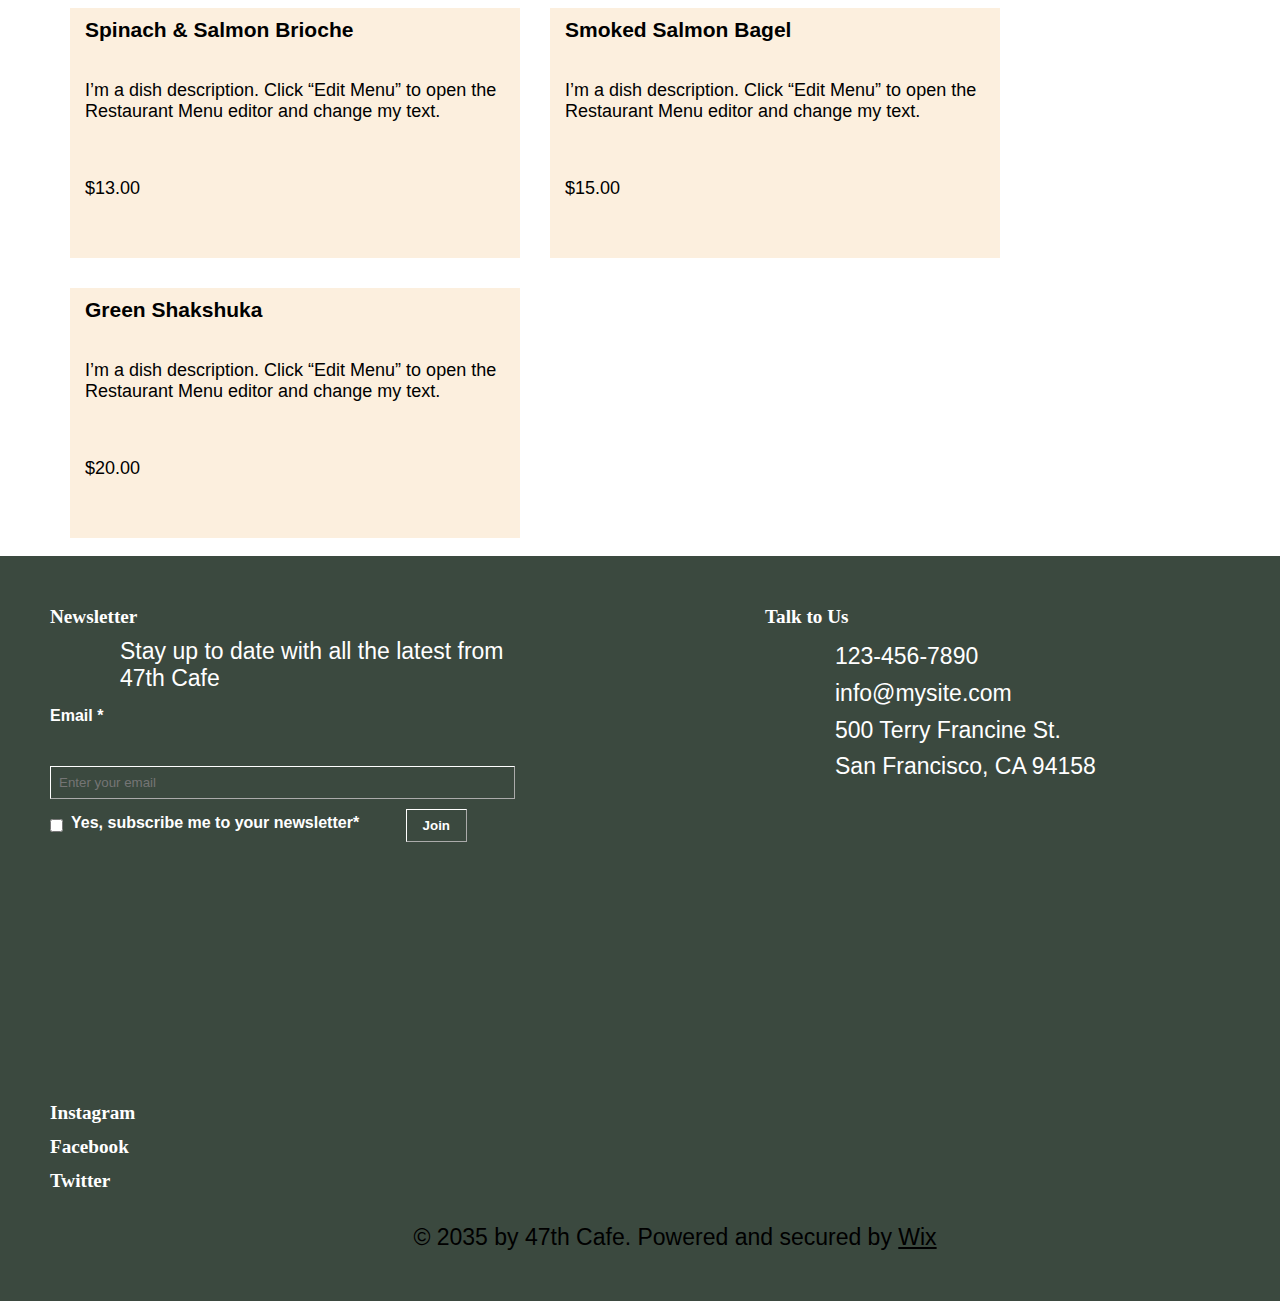
<file: project/components/onlineservice.html>
<!DOCTYPE html>
<html>
  <head>
    <title>47th Cafe | OnlineService</title>
    <link rel="stylesheet" href="OnlineService.css" />
    <link rel="icon" href="../src/coffee.png" />
  </head>
  <body>
    <nav class="navigation">
      <div class="logo">
        <h3>47<sup>th</sup></h3>
        <p><i>Cafe</i></p>
      </div>
      <div class="nav-links">
        <a href="./home.html">Home</a>
        <a href="This.html">This is us</a>
        <a href="./Menu.html">Menu</a>
        <a href="./onlineservice.html">Order</a>
        <a href="./contactus.html">Contact Us</a>
        <img src="../src/Dimg.png" alt="profile" class="icon2" />
        <a href="#">Login</a>
        <a href="#">Cart(0)</a>
      </div>
    </nav>
    <div class="foodimg">
      <div>
        <img src="../src/food.png" />
      </div>
      <br />
      <div>
        <h1>Order Online</h1>
      </div>
      <div>
        <p>
          You can order online! Browse our menu items and choose what you’d like
          to order from us.
        </p>
      </div>
    </div>
    <br />
    <div class="box">
      <div class="round"></div>
      <div><span>Accepting Orders</span></div>
    </div>
    <br /><br />
    <div class="twobox">
      <div class="pickup box1">
        <p>Pickup</p>
      </div>
      <div class="delivery box1">
        <p>Delivery</p>
      </div>
    </div>
    <br />
    <div class="address">
      <div class="time">
        <div>
          <p class="p2">&#x23F0;</p>
        </div>
        <div>
          <p class="p2">Pickup time: Up to 30 minutes</p>
        </div>
        <div>
          <span class="span">Change</span>
        </div>
      </div>

      <div class="location">
        <div>
          <p class="p2">&#x1F4CD;</p>
        </div>
        <div>
          <p class="p2">Pickup Address: San Francisco, CA</p>
        </div>
      </div>
    </div>
    <br />
    <br />
    <div class="menu">
      <div class="dropdown">
        <label for="dropdown menu"></label>
        <select id="dropdown menu">
          <option value="#Coffee">Drinks</option>
          <option value="#AllDayEveryDay">All Day Every Day</option>
        </select>
      </div>
      <div class="divider">|</div>
      <div class="span1">
        <div>
          <span><a href="#Coffee"> Drinks</a></span>
        </div>
        <div>
          <span><a href="#AllDayEveryDay">All Day Every Day</a></span>
        </div>
      </div>
    </div>
    <br />
    <h2 class="h21">Drinks</h2>
    <h2 class="h22">Coffee</h2>
    <div id="Coffee">
      <div class="container1">
        <div class="card one">
          <p class="p1">Espresso</p>
          <br />
          <p class="p2">A shot of rich,concentrated coffee</p>
          <br />
          <br />
          <p class="p2">$3.00</p>
        </div>
        <div class="card two">
          <p class="p1">Americano</p>
          <br />
          <p class="p2">Espresso diluted with hot water</p>
          <br />
          <br />
          <p class="p2">$4.00</p>
        </div>
        <div class="card three">
          <p class="p1">Latte</p>
          <br />
          <p class="p2">Espresso with steamed milk and a light layer of foam</p>
          <br />
          <br />
          <p class="p2">$6.00</p>
        </div>
        <div class="card four">
          <p class="p1">Cappuccino</p>
          <br />
          <p class="p2">Equal parts espresso,steamed milk, and foam</p>
          <br />
          <br />
          <p class="p2">$6.00</p>
        </div>
        <div class="card five">
          <p class="p1">Macchiato</p>
          <br />
          <p class="p2">Espresso "marked" with a dollop of foam or milk</p>
          <br />
          <br />
          <p class="p2">$7.00</p>
        </div>
        <div class="card six">
          <p class="p1">Flat White</p>
          <br />
          <p class="p2">Espresso with steamed milk, less forthy than a latte</p>
          <br />
          <br />
          <p class="p2">$8.00</p>
        </div>
      </div>
    </div>
    <br /><br />
    <div id="specialty drinks">
      <h2 class="h22">Specialty Drinks</h2>
      <div class="container2">
        <div class="card s1">
          <p class="p1">Chai Latte</p>
          <br />
          <p class="p2">Spiced tea mixed with steamed milk.</p>
          <br />
          <br />
          <p class="p2">$12.00</p>
        </div>
        <div class="card s2">
          <p class="p1">Matcha Latte</p>
          <br />
          <p class="p2">Finely ground green tea powder mixed with milk</p>
          <br />
          <br />
          <p class="p2">$13.00</p>
        </div>
        <div class="card s3">
          <p class="p1">Golden Latte</p>
          <br />
          <p class="p2">A blend of turmeric, spices, and steamed milk.</p>
          <br />
          <br />
          <p class="p2">$14.00</p>
        </div>
      </div>
    </div>
    <br /><br />
    <div id="AllDayEveryDay">
      <h2 class="h22">All Day Every Day</h2>
      <div id="bakery">
        <h2 class="h22">Bakery</h2>
        <div class="container3">
          <div class="card b1">
            <p class="p1">Croissant (Plain/ Chocolate)</p>
            <br />
            <p class="p2">
              I’m a dish description. Click “Edit Menu” to open the Restaurant
              Menu editor and change my text.
            </p>
            <br />
            <br />
            <p class="p2">$6.00</p>
          </div>
          <div class="card b2">
            <p class="p1">Daily Muffin</p>
            <br />
            <p class="p2">
              I’m a dish description. Click “Edit Menu” to open the Restaurant
              Menu editor and change my text.
            </p>
            <br />
            <br />
            <p class="p2">$7.00</p>
          </div>
          <div class="card b3">
            <p class="p1">Cheesecake</p>
            <br />
            <p class="p2">
              I’m a dish description. Click “Edit Menu” to open the Restaurant
              Menu editor and change my text.
            </p>
            <br />
            <br />
            <p class="p2">$14.00</p>
          </div>
        </div>
      </div>
    </div>
    <br /><br />
    <div class="AllDayBreakfast">
      <h2 class="h22">All-Day Breakfast</h2>
      <div class="container4">
        <div class="card ab1">
          <p class="p1">Granola & Greek Yogurt</p>
          <br />
          <p class="p2">
            I’m a dish description. Click “Edit Menu” to open the Restaurant
            Menu editor and change my text.
          </p>
          <br />
          <br />
          <p class="p2">$12.00</p>
        </div>
        <div class="card ab2">
          <p class="p1">Chia Pudding</p>
          <br />
          <p class="p2">
            I’m a dish description. Click “Edit Menu” to open the Restaurant
            Menu editor and change my text.
          </p>
          <br />
          <br />
          <p class="p2">$4.00</p>
        </div>
        <div class="card ab3">
          <p class="p1">Superfood Acai Bowl</p>
          <br />
          <p class="p2">
            I’m a dish description. Click “Edit Menu” to open the Restaurant
            Menu editor and change my text.m
          </p>
          <br />
          <br />
          <p class="p2">$12.00</p>
        </div>
        <div class="card ab4">
          <p class="p1">Avocado Toast</p>
          <br />
          <p class="p2">
            I’m a dish description. Click “Edit Menu” to open the Restaurant
            Menu editor and change my text.
          </p>
          <br />
          <br />
          <p class="p2">$13.00</p>
        </div>
        <div class="card ab5">
          <p class="p1">Eggs Benedict</p>
          <br />
          <p class="p2">
            I’m a dish description. Click “Edit Menu” to open the Restaurant
            Menu editor and change my text.
          </p>
          <br />
          <br />
          <p class="p2">$15.00</p>
        </div>
        <div class="card ab6">
          <p class="p1">Bacon & Eggs on Rye</p>
          <br />
          <p class="p2">
            I’m a dish description. Click “Edit Menu” to open the Restaurant
            Menu editor and change my text.
          </p>
          <br />
          <br />
          <p class="p2">$20.00</p>
        </div>
        <div class="card ab7">
          <p class="p1">Spinach & Salmon Brioche</p>
          <br />
          <p class="p2">
            I’m a dish description. Click “Edit Menu” to open the Restaurant
            Menu editor and change my text.
          </p>
          <br />
          <br />
          <p class="p2">$13.00</p>
        </div>
        <div class="card ab8">
          <p class="p1">Smoked Salmon Bagel</p>
          <br />
          <p class="p2">
            I’m a dish description. Click “Edit Menu” to open the Restaurant
            Menu editor and change my text.
          </p>
          <br />
          <br />
          <p class="p2">$15.00</p>
        </div>
        <div class="card ab9">
          <p class="p1">Green Shakshuka</p>
          <br />
          <p class="p2">
            I’m a dish description. Click “Edit Menu” to open the Restaurant
            Menu editor and change my text.
          </p>
          <br />
          <br />
          <p class="p2">$20.00</p>
        </div>
      </div>
    </div>
    <br />
      <footer class="footer">
      <div class="footer-container">
        <div class="newsletter">
          <h3>Newsletter</h3>
          <p>Stay up to date with all the latest from 47th Cafe</p>
          <form>
            <label>Email *</label><br /><br />
            <input type="email" placeholder="Enter your email" required /><br />
            <div class="checkbox-row">
              <input type="checkbox" id="subscribe" />
              <label for="subscribe"
                >Yes, subscribe me to your newsletter*
              </label>
              <div style="padding-left: 10%">
                <button type="submit">Join</button>
              </div>
            </div>
          </form>
        </div>

        <div class="contact">
          <h3>Talk to Us</h3>
          <p>123-456-7890<br />info@mysite.com</p>
          <p>500 Terry Francine St.<br />San Francisco, CA 94158</p>
        </div>

        <div class="socials">
          <h3>Instagram</h3>
          <h3>Facebook</h3>
          <h3>Twitter</h3>
        </div>
      </div>
       <div class="footer-bottom">
      <p>&copy; 2035 by 47th Cafe. Powered and secured by <a href="https://www.wix.com" target="_blank">Wix</a></p>
    </div>
    </footer>
  </body>
</html>
</file>
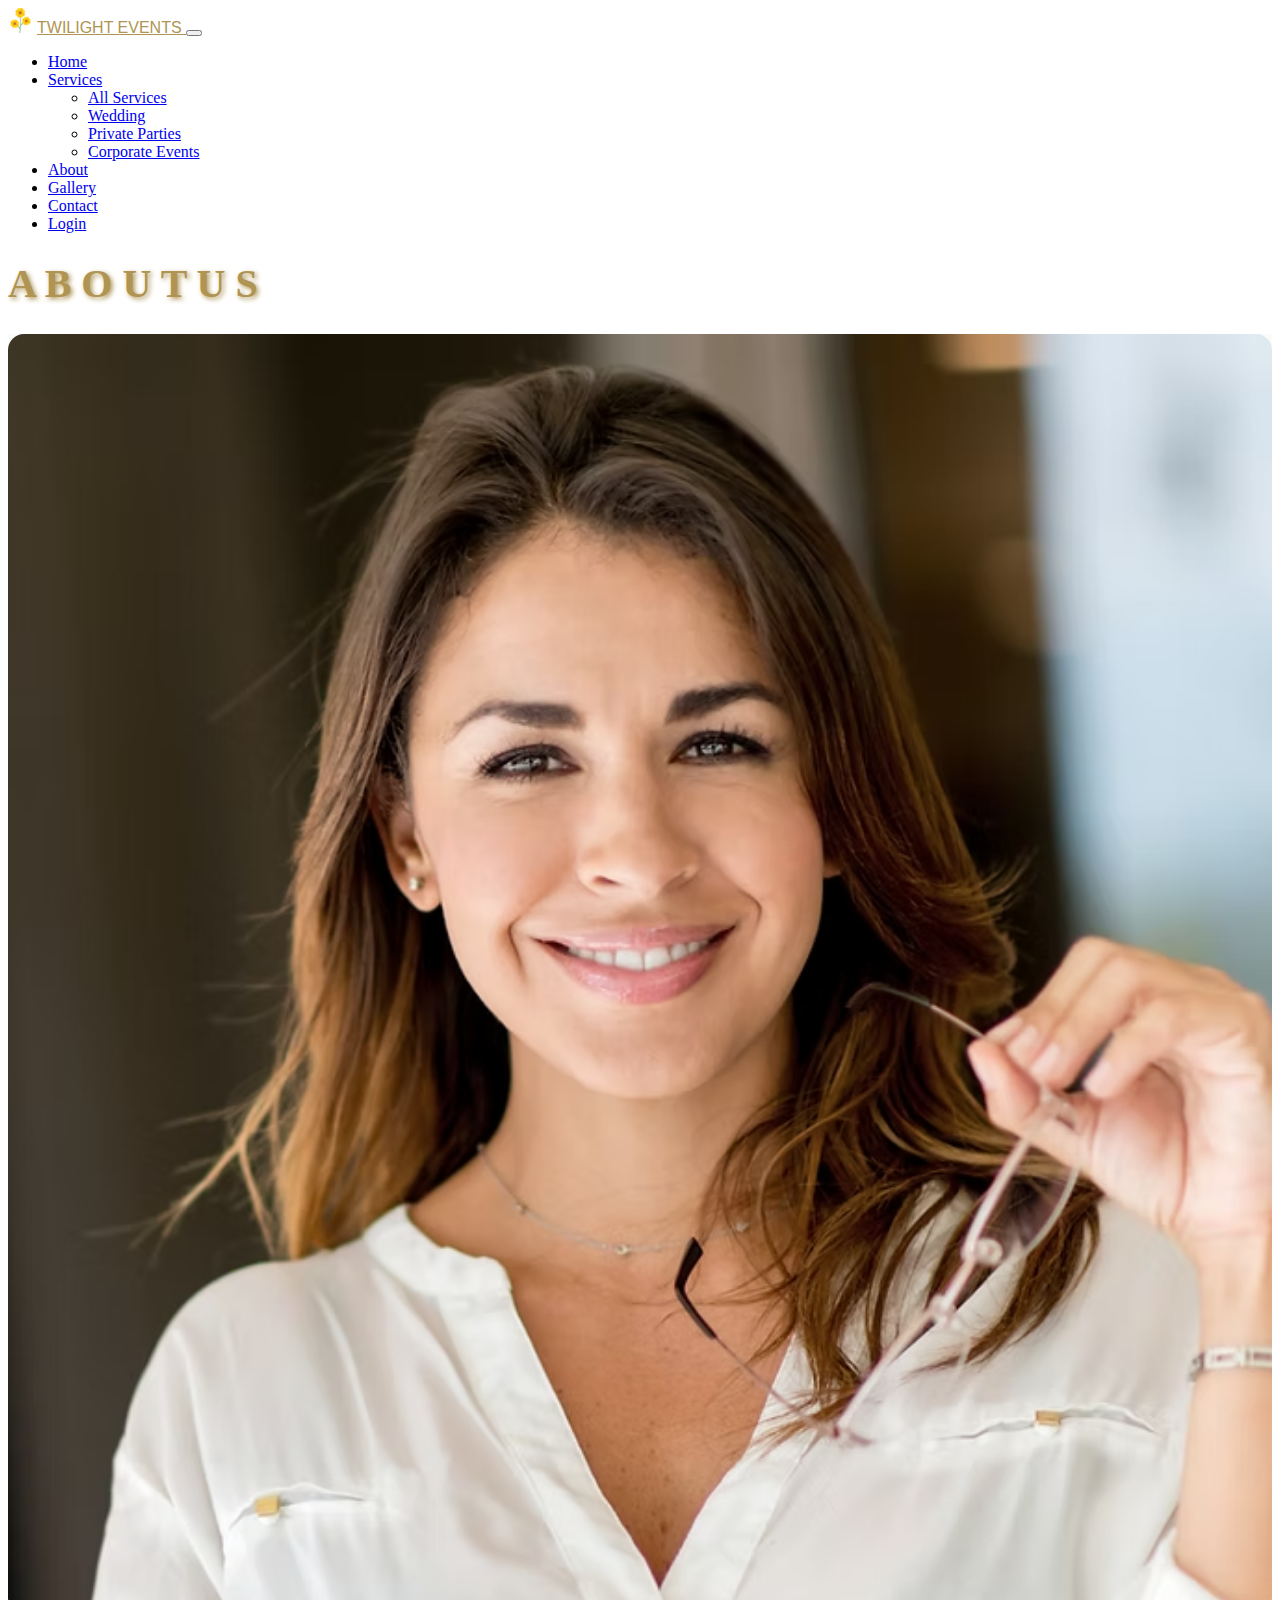
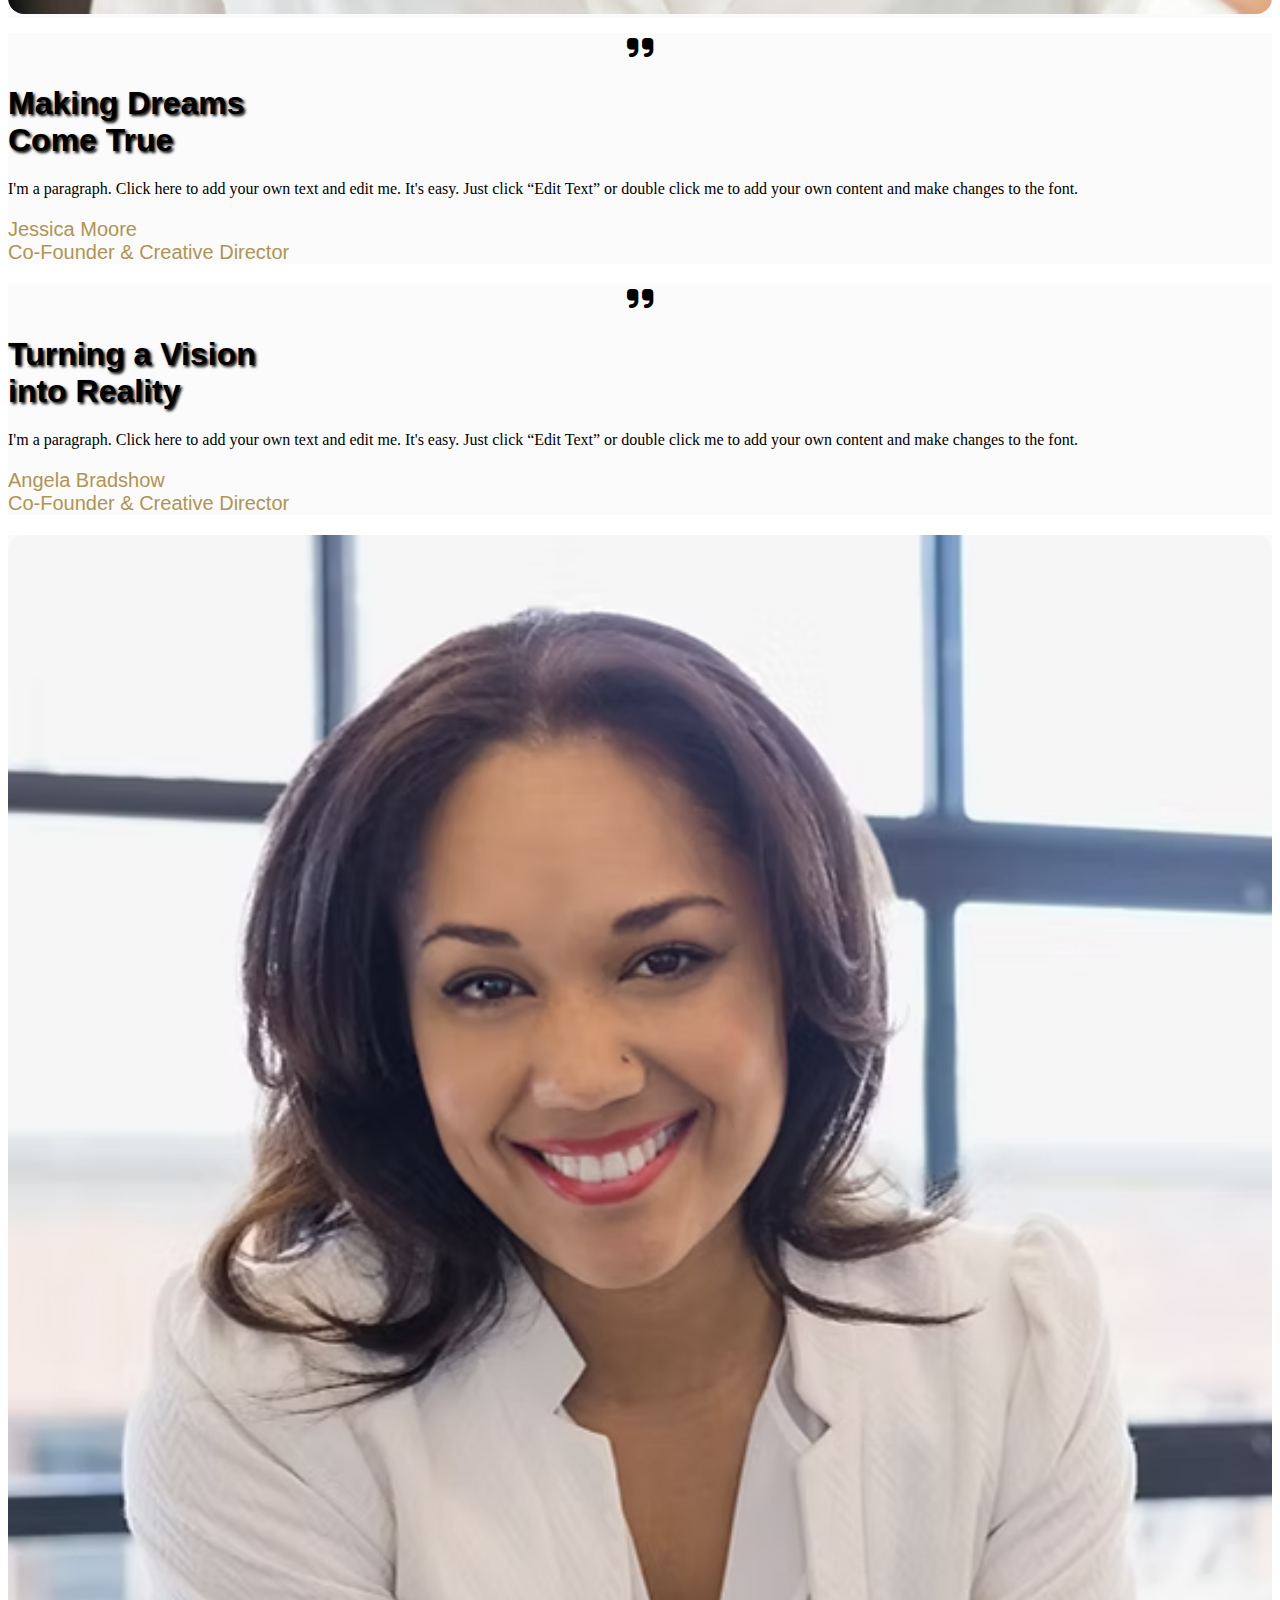
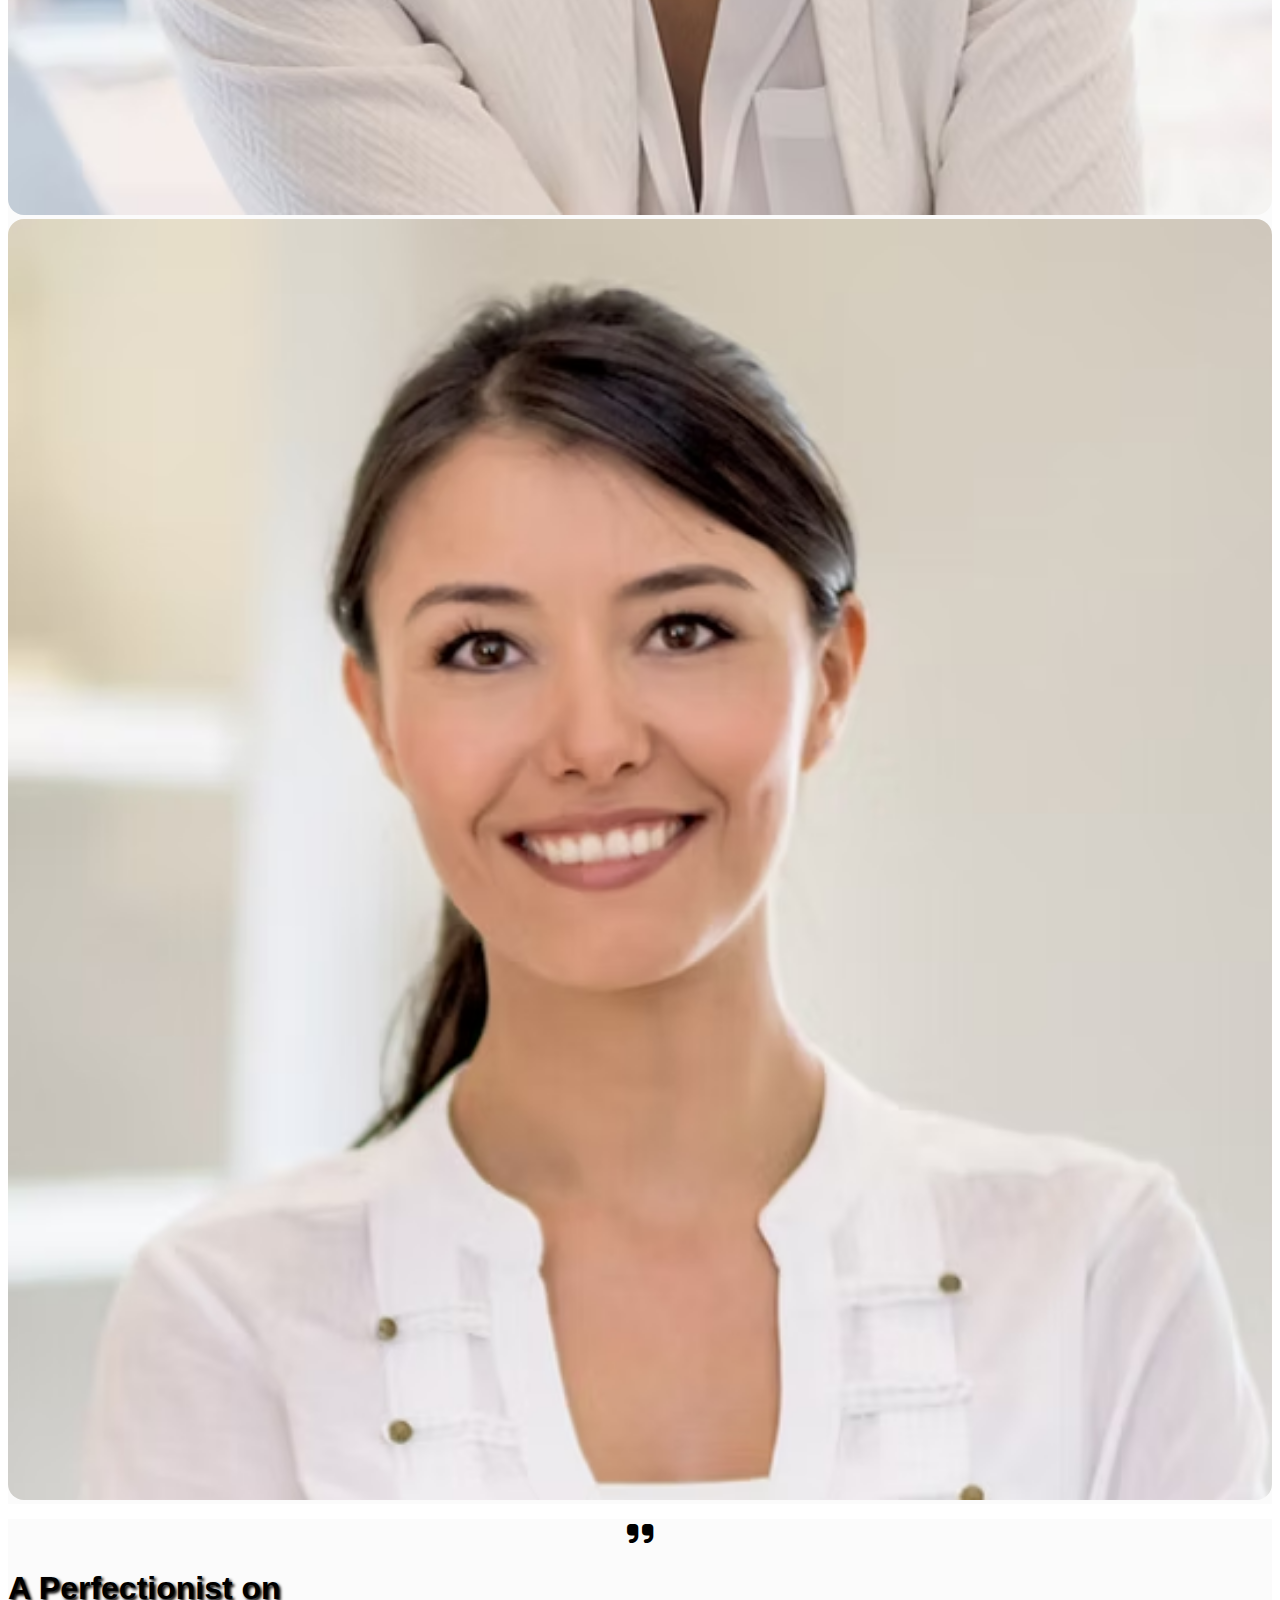
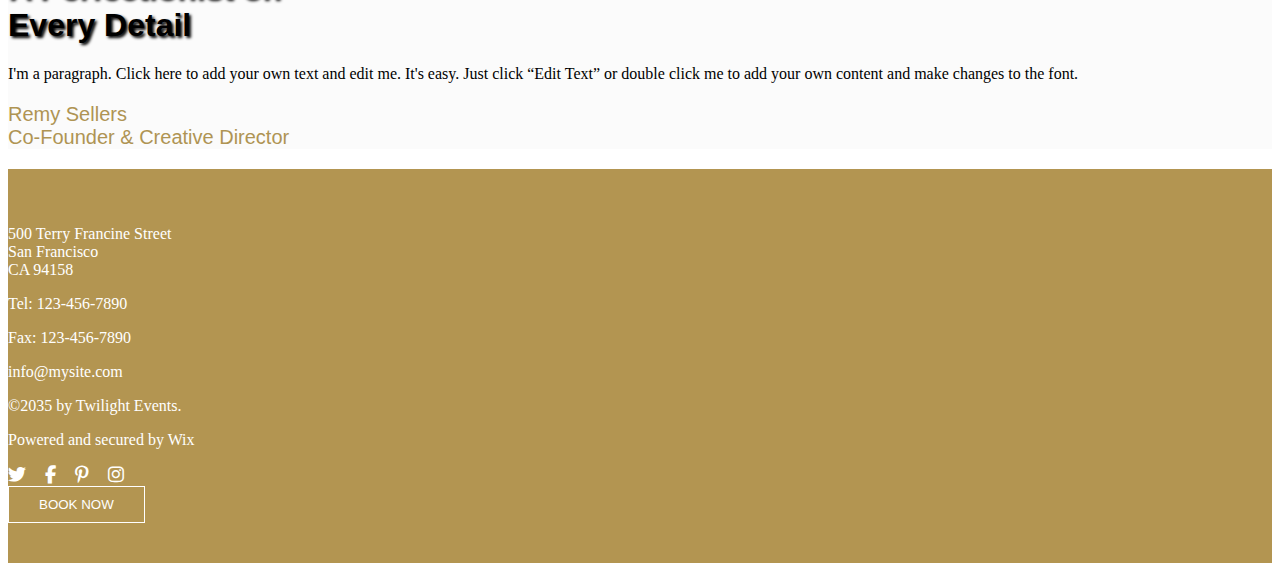
<file: project2/components/about.html>
<!DOCTYPE html>
<html lang="en">
<head>
    <meta charset="UTF-8">
    <meta name="viewport" content="width=device-width, initial-scale=1.0">
    <title>Event Coordinator | About</title>
    <link href="https://cdn.jsdelivr.net/npm/bootstrap@5.3.6/dist/css/bootstrap.min.css" rel="stylesheet" integrity="sha384-4Q6Gf2aSP4eDXB8Miphtr37CMZZQ5oXLH2yaXMJ2w8e2ZtHTl7GptT4jmndRuHDT" crossorigin="anonymous">
    <script src="https://cdn.jsdelivr.net/npm/bootstrap@5.3.6/dist/js/bootstrap.bundle.min.js" integrity="sha384-j1CDi7MgGQ12Z7Qab0qlWQ/Qqz24Gc6BM0thvEMVjHnfYGF0rmFCozFSxQBxwHKO" crossorigin="anonymous"></script>
    <link rel="stylesheet" href="aboutstyle.css">
    <link rel="stylesheet" href="https://cdnjs.cloudflare.com/ajax/libs/font-awesome/6.4.0/css/all.min.css">
</head>
<body>
     <header class="navigation sticky-top bg-white">
      <div class="container pt-3 pb-2">
        <nav class="navbar navbar-expand-md">
          <div class="container">
            <img class="flower" src="../src/flower.png" alt="flower" />
            <a class="navbar-brand fw-light" id="nava" href="#">
              TWILIGHT EVENTS
            </a>

            <button
              class="navbar-toggler"
              type="button"
              data-bs-toggle="collapse"
              data-bs-target="#mainNavbar"
            >
              <span class="navbar-toggler-icon"></span>
            </button>

            <div class="collapse navbar-collapse" id="mainNavbar">
              <ul class="navbar-nav ms-auto mb-2 mb-md-0">
                <li class="nav-item">
                  <a class="nav-link" href="./home.html">Home</a>
                </li>

                <li class="nav-item dropdown">
                  <a
                    class="nav-link"
                    href="./services.html"
                    id="services"
                    role="button"
                    data-bs-toggle="dropdown"
                    aria-expanded="false"
                  >
                    Services
                  </a>
                  <ul class="dropdown-menu" aria-labelledby="services">
                    <li>
                      <a class="dropdown-item" href="#services">All Services</a>
                    </li>
                    <li>
                      <a class="dropdown-item" href="#wedding">Wedding</a>
                    </li>
                    <li>
                      <a class="dropdown-item" href="#private"
                        >Private Parties</a
                      >
                    </li>
                    <li>
                      <a class="dropdown-item" href="#corporate"
                        >Corporate Events</a
                      >
                    </li>
                  </ul>
                </li>

                <li class="nav-item ">
                  <a class="nav-link active" href="./about.html">About</a>
                </li>
                <li class="nav-item">
                  <a class="nav-link" href="./gallery.html">Gallery</a>
                </li>
                <li class="nav-item">
                  <a class="nav-link" href="./contact.html">Contact</a>
                </li>
                <li class="nav-item">
                  <a class="nav-link" href="#">Login</a>
                </li>
              </ul>
            </div>
          </div>
        </nav>
      </div>
    </header>
    <div class="container mt-5 ">
         <h1 class="h1 text-center ">A B O U T   U S</h1>
    </div>
    <div class="container mt-5">
        <div class="row g-5">
            <div class="col-12  col-md-4">
              <div class="card fixed-height-card border-0">
                <img src="../src/img1.png" class="card-img-fixed image">
              </div>
            </div>
            <div class="col-12 col-md-8">
                <div class="card cards w-100 h-100 p-4 border-0">
                   <div class="icon"><i class="fa fa-quote-right" ></i></div>
                        <div class="text-center mt-4">
                            <h1 style="font-family: Verdana, Geneva, Tahoma, sans-serif;text-shadow: 2px 2px 3px black;">Making Dreams<br>Come True</h1>
                        </div>
                        <div class="text-center mt-5 ">
                            <p class="ms-5 me-5 ">I'm a paragraph. Click here to add your own text and edit me. It's easy. Just click “Edit Text” or double click me to add your own content and make changes to the font.</p>
                    </div>
                    <div class="text-center mt-5">
                        <p class="p">Jessica Moore <br>Co-Founder & Creative Director</p>
                    </div>
                </div>
            </div>
        </div>
    </div>
     <div class="container mt-5">
        <div class="row g-5">
            <div class="col-sm-12 col-md-8  order-md-1 order-2">
                <div class="card cards w-100 h-100 p-4 border-0">
                   <div class="icon"><i class="fa fa-quote-right" ></i></div>
                   <div class="text-center mt-4">
                        <h1 style="font-family: Verdana, Geneva, Tahoma, sans-serif;text-shadow: 2px 2px 3px black;">Turning a Vision<br>into Reality
                        </h1>
                    </div>
                    <div class="text-center mt-5 ">
                        <p class="ms-5 me-5 ">I'm a paragraph. Click here to add your own text and edit me. It's easy. Just click “Edit Text” or double click me to add your own content and make changes to the font.</p>
                    </div>
                    <div class="text-center mt-5">
                        <p class="p">Angela Bradshow <br>Co-Founder & Creative Director</p>
                    </div>
                </div>
            </div>
            <div class="col-sm-12 col-md-4 order-md-2 order-1">
              <div class="card fixed-height-card border-0 ">
                <img src="../src/img2.png" class="card-img-fixed image">
              </div>
            </div>
          </div>
    </div>
    <div class="container mt-5">
        <div class="row g-5">
            <div class="col-sm-12 col-md-4">
              <div class="card fixed-height-card border-0 ">
                <img src="../src/img3.png" class="card-img-fixed image">
              </div>
            </div>
            <div class="col-sm-12 col-md-8 ">
                <div class="card cards w-100 h-100 p-4 border-0">
                   <div class="icon"><i class="fa fa-quote-right" ></i></div>
                   <div class="text-center mt-4">
                        <h1 style="font-family: Verdana, Geneva, Tahoma, sans-serif;text-shadow: 2px 2px 3px black;">A Perfectionist on<br> Every Detail
                        </h1>
                    </div>
                    <div class="text-center mt-5 ">
                        <p class="ms-5 me-5 ">I'm a paragraph. Click here to add your own text and edit me. It's easy. Just click “Edit Text” or double click me to add your own content and make changes to the font.</p>
                    </div>
                    <div class="text-center mt-5">
                        <p class="p">Remy Sellers<br>Co-Founder & Creative Director</p>
                    </div>
                </div>
            </div>
        </div>
    </div>
    <footer class="footer mt-5">
  <div class="container">
    <div class="row text-center text-md-start">
      <!-- Address -->
      <div class="col-md-3 mb-4">
        <p class="mb-0">500 Terry Francine Street<br>San Francisco<br>CA 94158</p>
      </div>
      <!-- Contact -->
      <div class="col-md-4 mb-4 border-start border-end px-4">
        <p class="mb-1">Tel: 123-456-7890</p>
        <p class="mb-1">Fax: 123-456-7890</p>
        <p class="mb-0">info@mysite.com</p>
      </div>
      <!-- Copyright -->
      <div class="col-md-5 mb-4">
        <p class="mb-1">&copy;2035 by Twilight Events.</p>
        <p class="mb-2">Powered and secured by <a href="#">Wix</a></p>
        <div class="social-icons">
          <a href="#"><i class="fab fa-twitter"></i></a>
          <a href="#"><i class="fab fa-facebook-f"></i></a>
          <a href="#"><i class="fab fa-pinterest-p"></i></a>
          <a href="#"><i class="fab fa-instagram"></i></a>
        </div>
      </div>
    </div>
    <!-- Button -->
    <div class="text-center mt-3">
      <button class="book-btn">BOOK NOW</button>
    </div>
  </div>
    </footer>
</body>
</html>
</file>
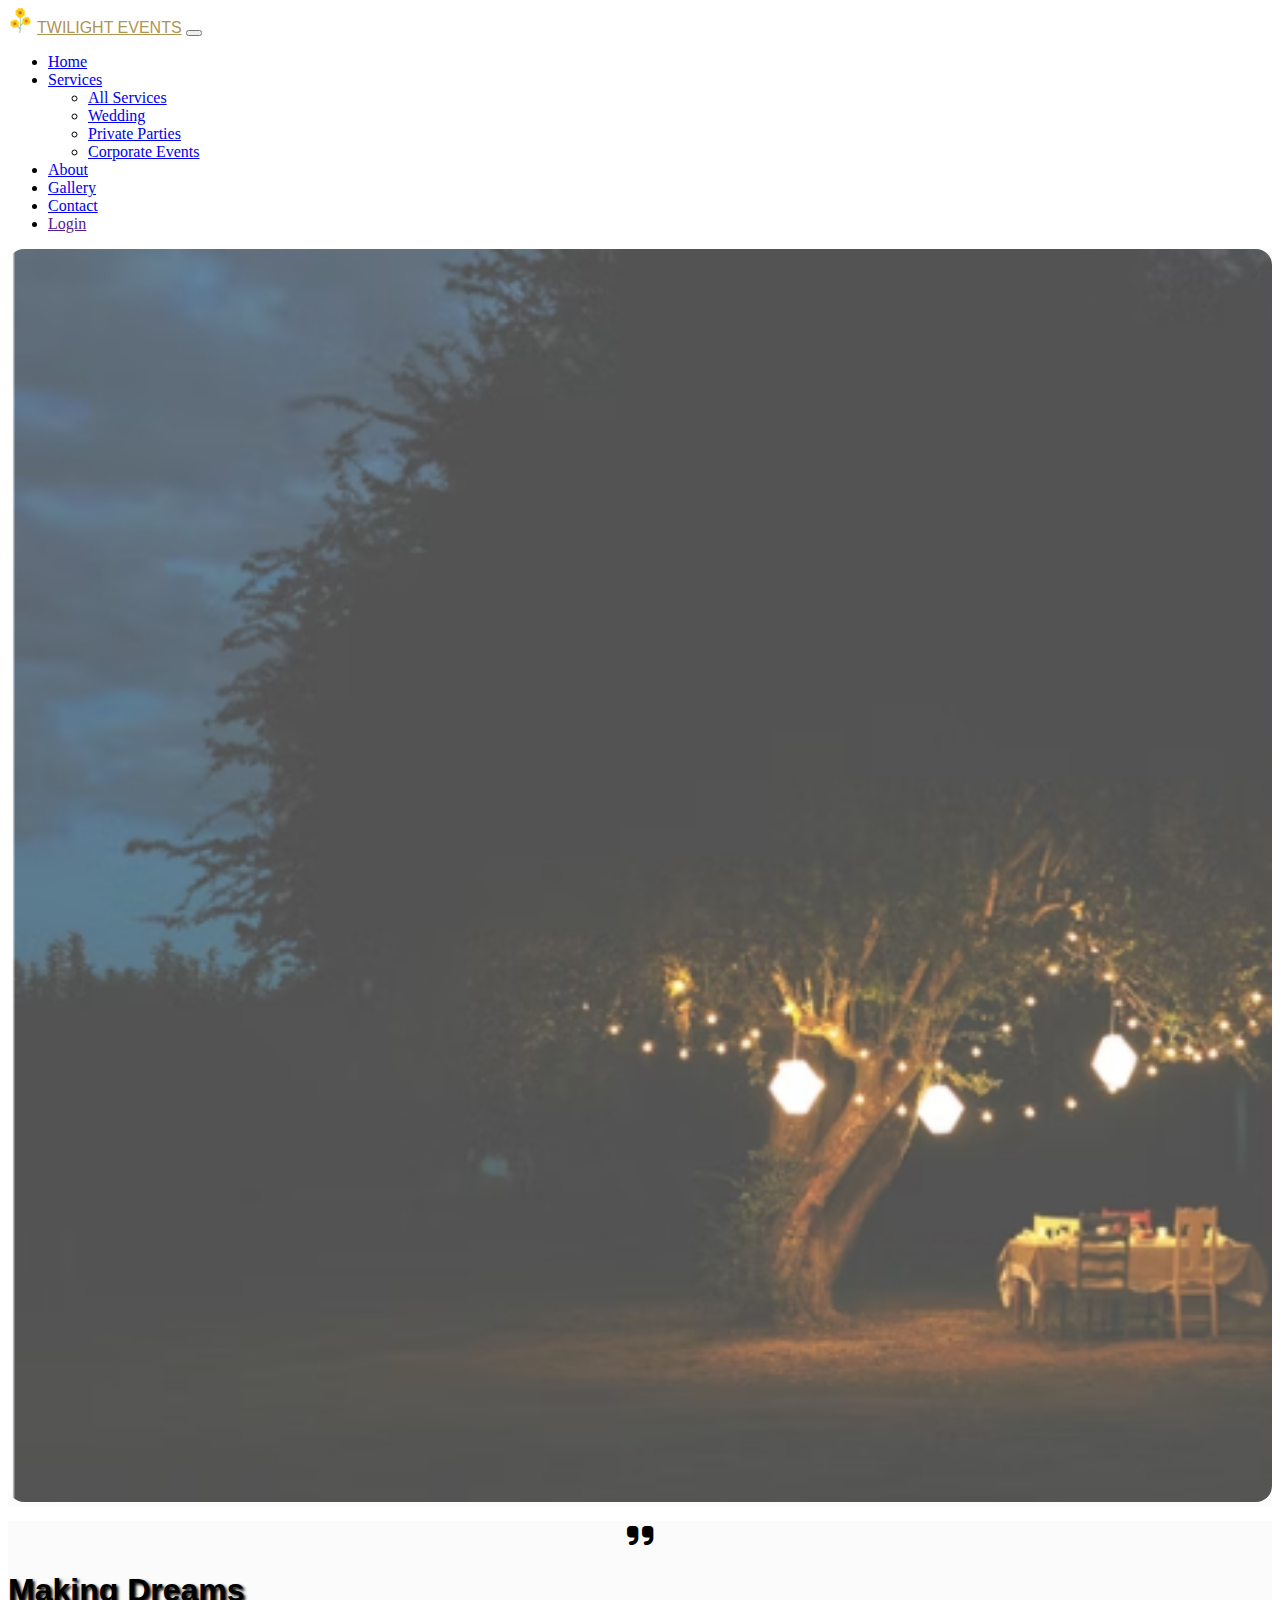
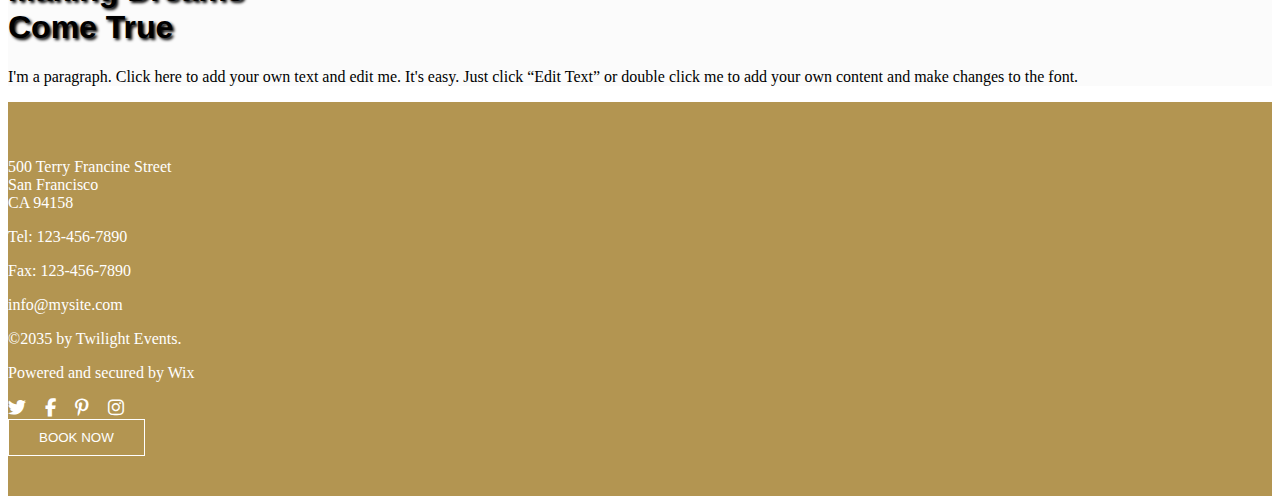
<file: project2/components/about1.html>
<!DOCTYPE html>
<html lang="en">
  <head>
    <meta charset="UTF-8" />
    <meta name="viewport" content="width=device-width, initial-scale=1.0" />
    <title>Event Coordinator | Gallery</title>
    <link
      href="https://cdn.jsdelivr.net/npm/bootstrap@5.3.6/dist/css/bootstrap.min.css"
      rel="stylesheet"
      integrity="sha384-4Q6Gf2aSP4eDXB8Miphtr37CMZZQ5oXLH2yaXMJ2w8e2ZtHTl7GptT4jmndRuHDT"
      crossorigin="anonymous"
    />
    <script
      src="https://cdn.jsdelivr.net/npm/bootstrap@5.3.6/dist/js/bootstrap.bundle.min.js"
      integrity="sha384-j1CDi7MgGQ12Z7Qab0qlWQ/Qqz24Gc6BM0thvEMVjHnfYGF0rmFCozFSxQBxwHKO"
      crossorigin="anonymous"
    ></script>
    <link rel="stylesheet" href="aboutstyle.css" />
    <link
      rel="stylesheet"
      href="https://cdnjs.cloudflare.com/ajax/libs/font-awesome/6.4.0/css/all.min.css"
    />
    <style>
     
      .footer {
        background-color: #b39551;
        color: white;
        padding: 40px 0;
      }
      .footer a {
        color: white;
        text-decoration: none;
      }
      .footer a:hover {
        text-decoration: underline;
      }
      .social-icons a {
        color: white;
        margin-right: 15px;
        font-size: 18px;
      }
      .footer hr {
        border-color: white;
        opacity: 0.2;
      }
      .book-btn {
        border: 1px solid white;
        color: white;
        padding: 10px 30px;
        background: transparent;
      }
      .book-btn:hover {
        background-color: white;
        color: #b39551;
      }
      .navigation {
        position: sticky;
        top: 0;
        left: 0;
        z-index: 10;
        background-color: white;
      }
      #nava {
        color: #af9453;
        font-family: sans-serif;
        font-size: 16px;
      }
      .flower {
        width: 25px;
        height: 25px;
        cursor: pointer;
      }
      .dropdown-menu .dropdown-item {
        text-align: center;
      }

      .dropdown-menu .dropdown-item:hover {
        color: #af9453;
        background-color: white;
      }
    </style>
  </head>
  <body>
    <header class="navigation">
      <div class="container pt-3 pb-2">
        <div class="row">
          <div class="col">
            <nav class="navbar navbar-expand-md">
              <div class="container">
                <img class="flower" src="../src/flower.png" alt="flower" />
                <a class="navbar-brand fw-light" id="nava" href=""
                  >TWILIGHT EVENTS</a
                >

                <button
                  class="navbar-toggler"
                  type="button"
                  data-bs-toggle="collapse"
                  data-bs-target="#mainNavbar"
                >
                  <span class="navbar-toggler-icon"></span>
                </button>

                <div class="collapse navbar-collapse" id="mainNavbar">
                  <ul class="navbar-nav ms-auto mb-2 mb-md-0">
                    <li class="nav-item">
                      <a class="nav-link" href="./home.html">Home</a>
                    </li>

                    <li class="nav-item dropdown">
                      <a
                        class="nav-link"
                        href="#"
                        id="servicesDropdown"
                        role="button"
                        data-bs-toggle="dropdown"
                        aria-expanded="false"
                      >
                        Services
                      </a>
                      <ul
                        class="dropdown-menu"
                        aria-labelledby="servicesDropdown"
                      >
                        <!-- ✅ This link leads to the Services page -->
                        <li>
                          <a class="dropdown-item" href="./services.html"
                            >All Services</a
                          >
                        </li>
                        <li>
                          <a class="dropdown-item" href="#wedding">Wedding</a>
                        </li>
                        <li>
                          <a class="dropdown-item" href="#private"
                            >Private Parties</a
                          >
                        </li>
                        <li>
                          <a class="dropdown-item" href="#corporate"
                            >Corporate Events</a
                          >
                        </li>
                      </ul>
                    </li>

                    <li class="nav-item">
                      <a class="nav-link" href="./about.html">About</a>
                    </li>
                    <li class="nav-item">
                      <a class="nav-link active" href="./gallery.html"
                        >Gallery</a
                      >
                    </li>
                    <li class="nav-item">
                      <a class="nav-link" href="./contact.html">Contact</a>
                    </li>
                    <li class="nav-item">
                      <a class="nav-link" href="">Login</a>
                    </li>
                  </ul>
                </div>
              </div>
            </nav>
          </div>
        </div>
      </div>
    </header>
    <div class="container mt-5">
      <div class="row g-5">
        <div class="col-sm-12 col-md-4">
          <div class="card fixed-height-card border-0">
            <img src="../src/img9.png" class="card-img-fixed image" />
          </div>
        </div>
        <div class="col-sm-12 col-md-8">
          <div class="card cards w-100 h-100 p-4 border-0">
            <div class="icon"><i class="fa fa-quote-right"></i></div>
            <div class="text-center mt-4">
              <h1
                style="
                  font-family: Verdana, Geneva, Tahoma, sans-serif;
                  text-shadow: 2px 2px 3px black;
                "
              >
                Making Dreams<br />Come True
              </h1>
            </div>
            <div class="text-center mt-5">
              <p class="ms-5 me-5">
                I'm a paragraph. Click here to add your own text and edit me.
                It's easy. Just click “Edit Text” or double click me to add your
                own content and make changes to the font.
              </p>
            </div>
          </div>
        </div>
      </div>
    </div>
    <footer class="footer mt-5">
      <div class="container">
        <div class="row text-center text-md-start">
          <!-- Address -->
          <div class="col-md-3 mb-4">
            <p class="mb-0">
              500 Terry Francine Street<br />San Francisco<br />CA 94158
            </p>
          </div>
          <!-- Contact -->
          <div class="col-md-4 mb-4 border-start border-end px-4">
            <p class="mb-1">Tel: 123-456-7890</p>
            <p class="mb-1">Fax: 123-456-7890</p>
            <p class="mb-0">info@mysite.com</p>
          </div>
          <!-- Copyright -->
          <div class="col-md-5 mb-4">
            <p class="mb-1">&copy;2035 by Twilight Events.</p>
            <p class="mb-2">Powered and secured by <a href="#">Wix</a></p>
            <div class="social-icons">
              <a href="#"><i class="fab fa-twitter"></i></a>
              <a href="#"><i class="fab fa-facebook-f"></i></a>
              <a href="#"><i class="fab fa-pinterest-p"></i></a>
              <a href="#"><i class="fab fa-instagram"></i></a>
            </div>
          </div>
        </div>
        <!-- Button -->
        <div class="text-center mt-3">
          <button class="book-btn">BOOK NOW</button>
        </div>
      </div>
    </footer>
  </body>
</html>
</file>
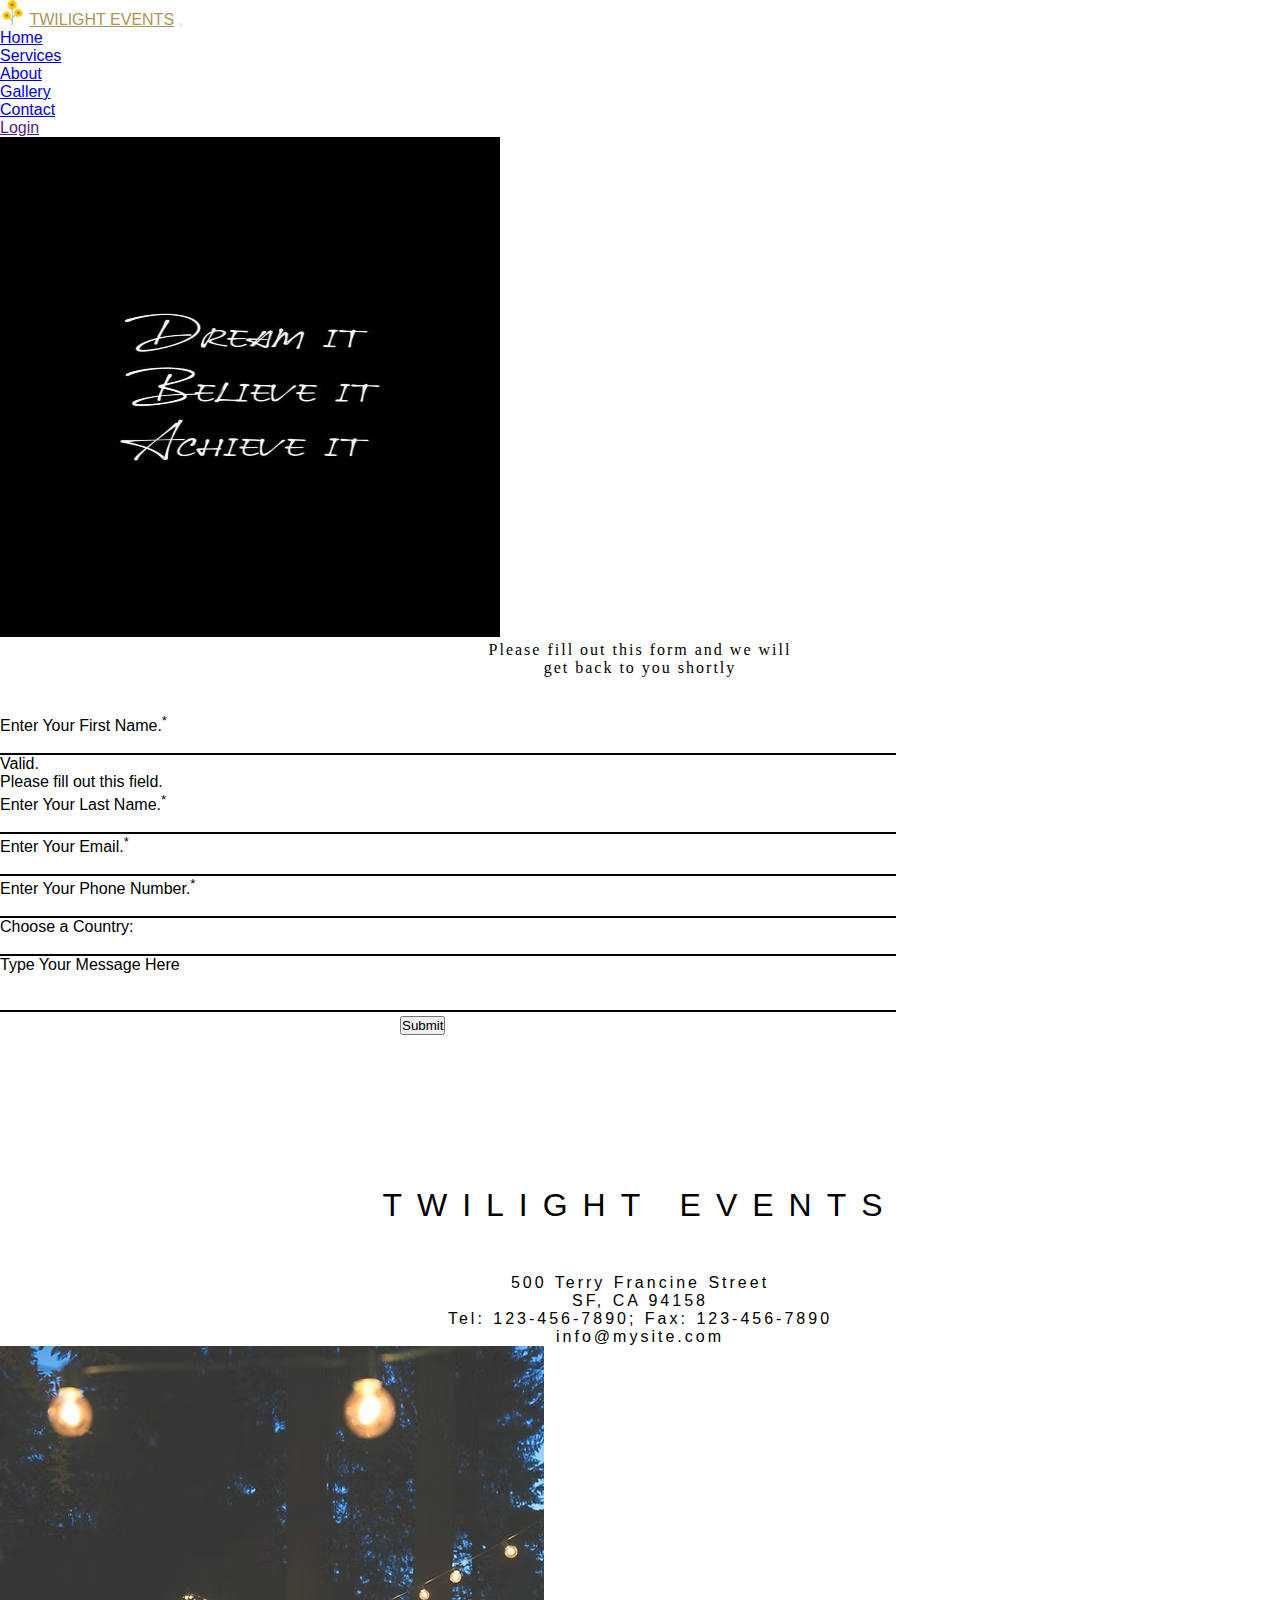
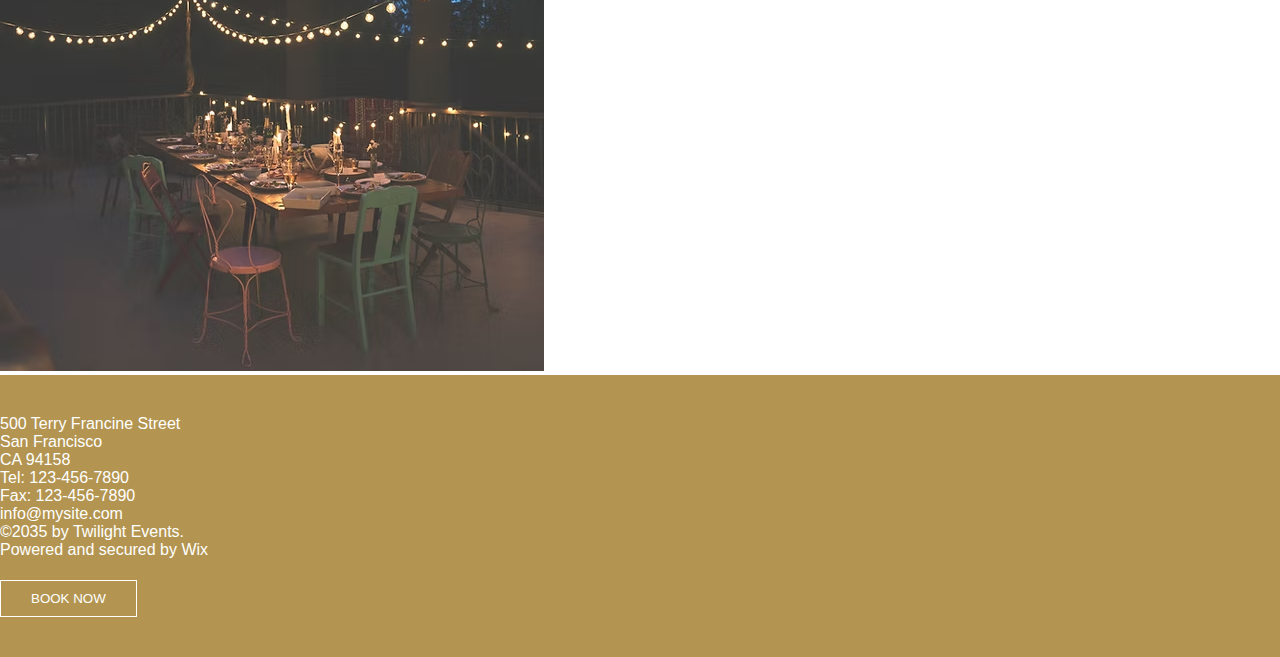
<file: project2/components/contact.html>
<!DOCTYPE html>
<html lang="en">

<head>
  <meta charset="UTF-8">
  <meta name="viewport" content="width=device-width, initial-scale=1.0">
  <title>Event Coordinator | Contact</title>
  <link href="https://cdn.jsdelivr.net/npm/bootstrap@5.3.6/dist/css/bootstrap.min.css" rel="stylesheet"
    integrity="sha384-4Q6Gf2aSP4eDXB8Miphtr37CMZZQ5oXLH2yaXMJ2w8e2ZtHTl7GptT4jmndRuHDT" crossorigin="anonymous" />
  <script src="https://cdn.jsdelivr.net/npm/bootstrap@5.3.6/dist/js/bootstrap.bundle.min.js"
    integrity="sha384-j1CDi7MgGQ12Z7Qab0qlWQ/Qqz24Gc6BM0thvEMVjHnfYGF0rmFCozFSxQBxwHKO" crossorigin="anonymous"
    defer></script>
</head>
<style>
  * {
    margin: 0;
    padding: 0;
    font-family: sans-serif;


  }

  /* NAVIGATION */
  #nava {
    color: #af9453;
    font-family: sans-serif;
    font-size: 16px;
  }

  .container img {
    /* width: 25px;
  height: 25px; */
    cursor: pointer;
  }

  .dropdown-menu .dropdown-item {
    text-align: center;
  }

  .dropdown-menu .dropdown-item:hover {
    color: #af9453;
    background-color: white;
  }

  .head {
    text-align: center;
    font-weight: lighter;
    letter-spacing: 2px;
    font-family: 'Times New Roman', Times, serif;
  }

  .form-control {
    all: unset;
    box-sizing: border-box;

  }

  .form-control.underline {
    border: none;
    border-bottom: 2px solid black;
   width: 70%;
  }




  .para {
    font-weight: lighter;
    letter-spacing: 15px;
    word-spacing: 1px;
    margin-top: 80px;
    margin-bottom: 50px;
    text-align: center;

  }

  .para1 {
    font-weight: lighter;
    letter-spacing: 3px;
    word-spacing: 1px;
    /* width: 300px;
        height: 300px; */
    text-align: center;

  }


  .image1 {
    transition: transform 0.3s ease-in-out;
  }

  .image1:hover {
    transform: translateY(20px);
    filter: drop-shadow(8px 8px 8px gray);
  }

  .image2 {
    transition: transform 0.3s ease-in-out;
  }

  .image2:hover {
    transform: translateY(10px);
    filter: drop-shadow(8px 8px 8px gray);
  }

  .button{
    margin-left: 400px;
  }



  .footer {
    background-color: #b39551;
    color: white;
    padding: 40px 0;
  }

  .footer a {
    color: white;
    text-decoration: none;
  }

  .footer a:hover {
    text-decoration: underline;
  }

  .social-icons a {
    color: white;
    margin-right: 15px;
    font-size: 18px;
  }

  .footer hr {
    border-color: white;
    opacity: 0.2;
  }

  .book-btn {
    border: 1px solid white;
    color: white;
    padding: 10px 30px;
    background: transparent;
  }

  .book-btn:hover {
    background-color: white;
    color: #b39551;
  }
</style>

<body>

  <header class="">
    <div class="container pt-3 pb-2">
      <div class="row">
        <div class="col">
          <nav class="navbar navbar-expand-md">
            <div class="container">
              <img src="../src/flower.png" style="width: 25px; height:25px;" alt="flower" />
              <a class="navbar-brand fw-light" id="nava" href="">TWILIGHT EVENTS</a>

              <button class="navbar-toggler" type="button" data-bs-toggle="collapse" data-bs-target="#mainNavbar">
                <span class="navbar-toggler-icon"></span>
              </button>

              <div class="collapse navbar-collapse " id="mainNavbar">
                <ul class="navbar-nav ms-auto mb-2 mb-md-0 ">
                  <li class="nav-item">
                    <a class="nav-link" href="./home.html">Home</a>
                  </li>
                  <li class="nav-item">
                    <a class="nav-link" href="./services.html">Services</a>
                  </li>
                  <li class="nav-item">
                    <a class="nav-link" href="./about.html">About</a>
                  </li>
                  <li class="nav-item">
                    <a class="nav-link" href="./gallery.html">Gallery</a>
                  </li>
                  <li class="nav-item">
                    <a class="nav-link active" href="./contact.html">Contact</a>
                  </li>
                  <li class="nav-item">
                    <a class="nav-link" href="">Login</a>
                  </li>
                </ul>
              </div>
            </div>
          </nav>
        </div>
      </div>
    </div>
  </header>

  <div class="container">
    <div class="row align-items-center">
      <div class="col-12 col-md-4">
        <div class=" image1 mt-4">
          <img src="../src/con1.jpg" class="img-fluid" style="height: 500px; width: 500px;" alt="image">
        </div>
      </div>

      <div class="col-12 col-md-8">
        <div class="text-center mt-4 ps-md-5 text-center text-md-start">
          <p class=" head fs-4 fw-light mb-1">Please fill out this form and we will</p>
          <p class=" head fs-4 fw-light md-4">get back to you shortly</p><br><br>


          <form>
            <!-- row-1 -->
            <div class="row mb-3 text-center">
              <div class=" col-12 col-md-6 was-validated">
                <label for="firstname">Enter Your First Name.<sup>*</sup></label><br>
                <input type="text" class="form-control underline mt-2" id="firstname" required>
                <div class="valid-feedback">Valid.</div>
                <div class="invalid-feedback">Please fill out this field.</div>
              </div>
              <div class="col-12 col-md-6 mt-3 mt-md-0">
                <label for="lastname">Enter Your Last Name.<sup>*</sup></label><br>
                <input type="text" class="form-control underline mt-2" id="lastname" required>
              </div>
            </div>
            <!-- row-2  -->
            <div class="row mb-3 text-center">
              <div class=" col-12 col-md-6">
                <label for="email">Enter Your Email.<sup>*</sup></label><br>
                <input type="text" class="form-control underline mt-2" id="email" required>

              </div>
              <div class="col-12 col-md-6 mt-3 mt-md-0">
                <label for="phone">Enter Your Phone Number.<sup>*</sup></label><br>
                <input type="tel" class="form-control underline mt-2" id="phone" required>

              </div>
            </div>

        </div>
        <!-- row-3 -->
        <div class="row mb-3 text-center">
          <div class=" col-12 col-md-6">
            <label for="country">Choose a Country:</label><br>
            <input  class="form-control underline mt-4 " list="countries"  id="country" ">
            <datalist id="countries">
              <option value="India">
              <option value="U.S.A">
              <option value="Australlia">
              <option value="Canada">
              <option value="Singapore">
            </datalist>
          </div>

          <div class="col-12 col-md-6 mt-3 mt-md-0 ">

            <label for=" msg">Type Your Message Here</label><br>
            <textarea class=" textarea form-control underline" name="text" id="msg"></textarea>
          </div>
        </div>
        <div class="button">
        <button type="submit" class=" btn btn-success bt mt-3">Submit</button>
        </div>
        </form>
      </div>
    </div>
  </div>
  </div>

  <br>
  <br>
  <br>
  <br>

  <div class="container my-5">
    <div class="row align-items-center">
      <div class="col-12 col-md-8 text-center text-md-start mb-4 mb-md-0">

        <h1 class="para ">TWILIGHT EVENTS</h1>
        <p class="para1">500 Terry Francine Street</p>
        <p class="para1">SF, CA 94158</p>
        <p class="para1">Tel: 123-456-7890; Fax: 123-456-7890</p>
        <p class="para1">info@mysite.com</p>

      </div>

      <div class=" image2 col-12 col-md-4 text-center">

        <img src="../src/con2.avif" class="img-fluid" alt="image">

      </div>
    </div>
  </div>

  <footer class="footer">
    <div class="container">
      <div class="row text-center text-md-start">
        <!-- Address -->
        <div class="col-md-3 mb-4">
          <p class="mb-0">500 Terry Francine Street<br>San Francisco<br>CA 94158</p>
        </div>
        <!-- Contact -->
        <div class="col-md-4 mb-4 border-start border-end px-4">
          <p class="mb-1">Tel: 123-456-7890</p>
          <p class="mb-1">Fax: 123-456-7890</p>
          <p class="mb-0">info@mysite.com</p>
        </div>
        <!-- Copyright -->
        <div class="col-md-5 mb-4">
          <p class="mb-1">&copy;2035 by Twilight Events.</p>
          <p class="mb-2">Powered and secured by <a href="#">Wix</a></p>
          <div class="social-icons">
            <a href="#"><i class="fab fa-twitter"></i></a>
            <a href="#"><i class="fab fa-facebook-f"></i></a>
            <a href="#"><i class="fab fa-pinterest-p"></i></a>
            <a href="#"><i class="fab fa-instagram"></i></a>
          </div>
        </div>
      </div>
      <!-- Button -->
      <div class="text-center mt-3">
        <button class="book-btn">BOOK NOW</button>
      </div>
    </div>
  </footer>

</body>

</html>
</file>
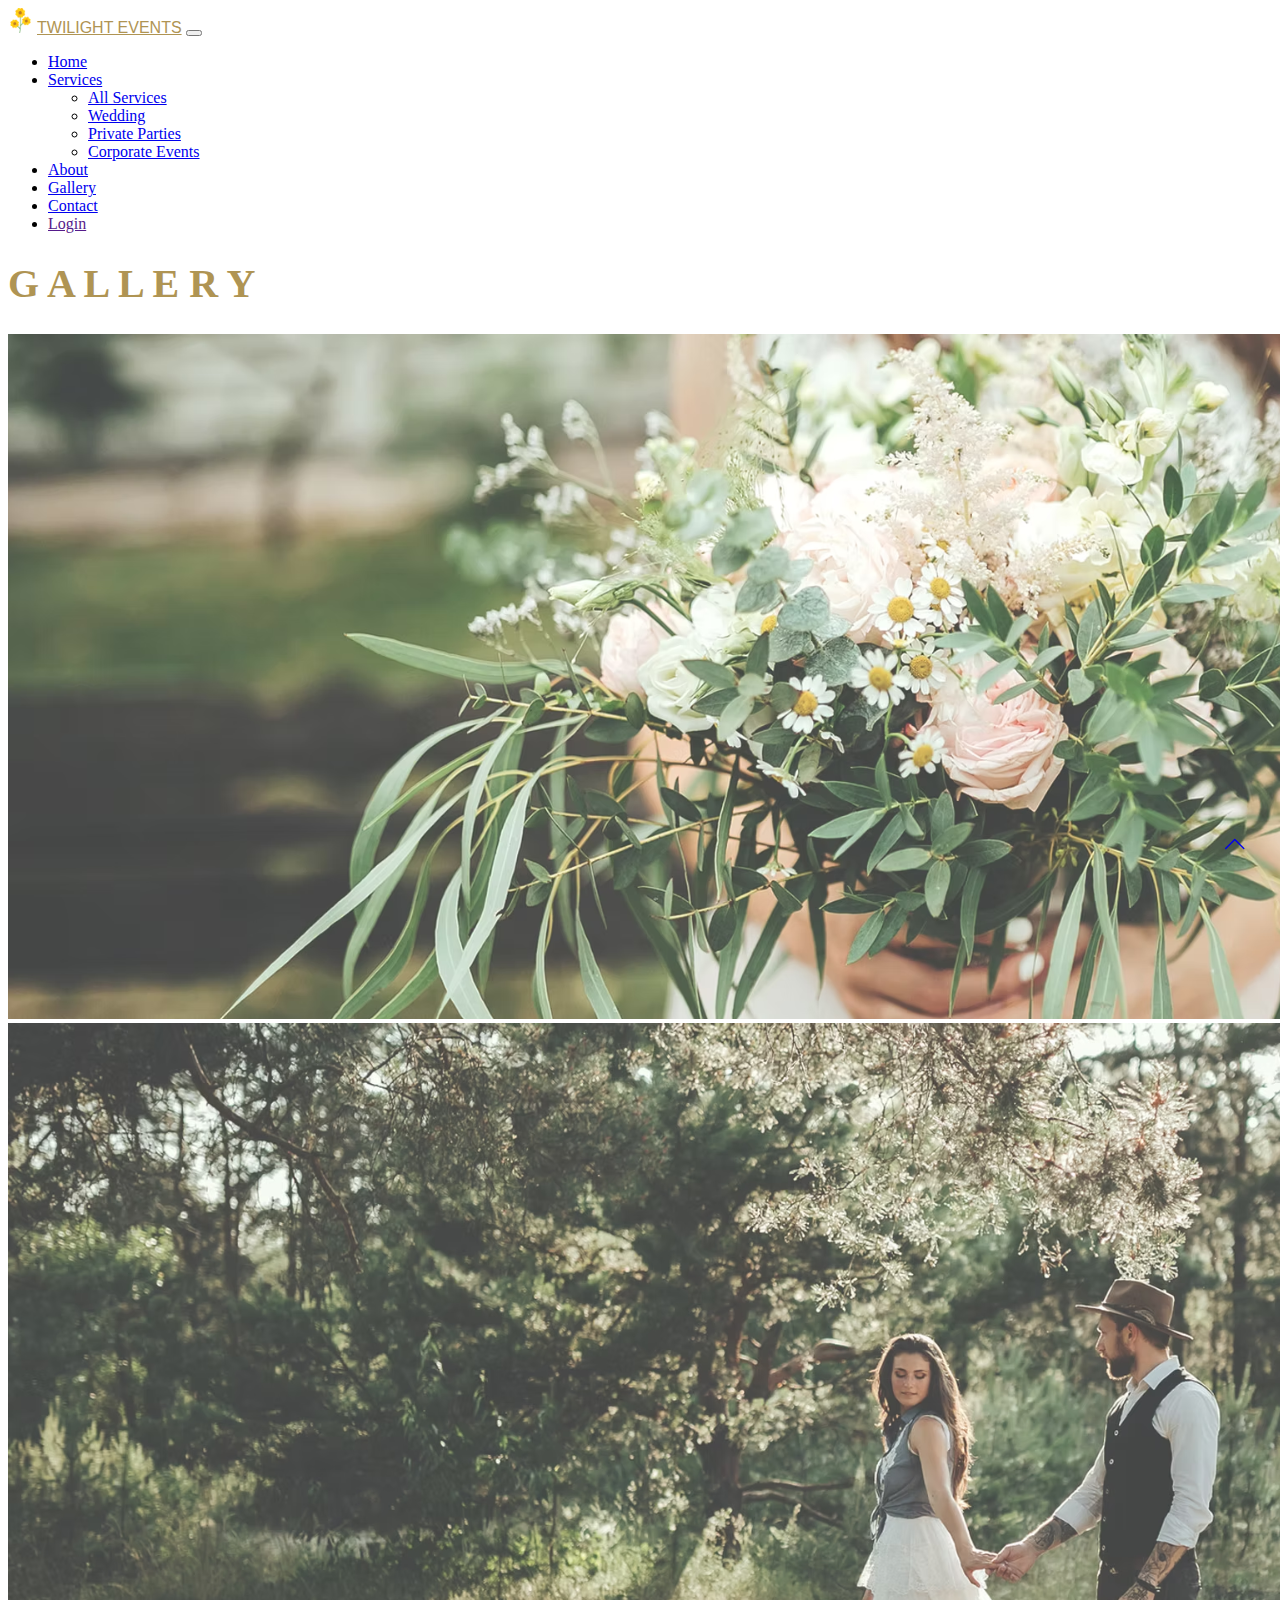
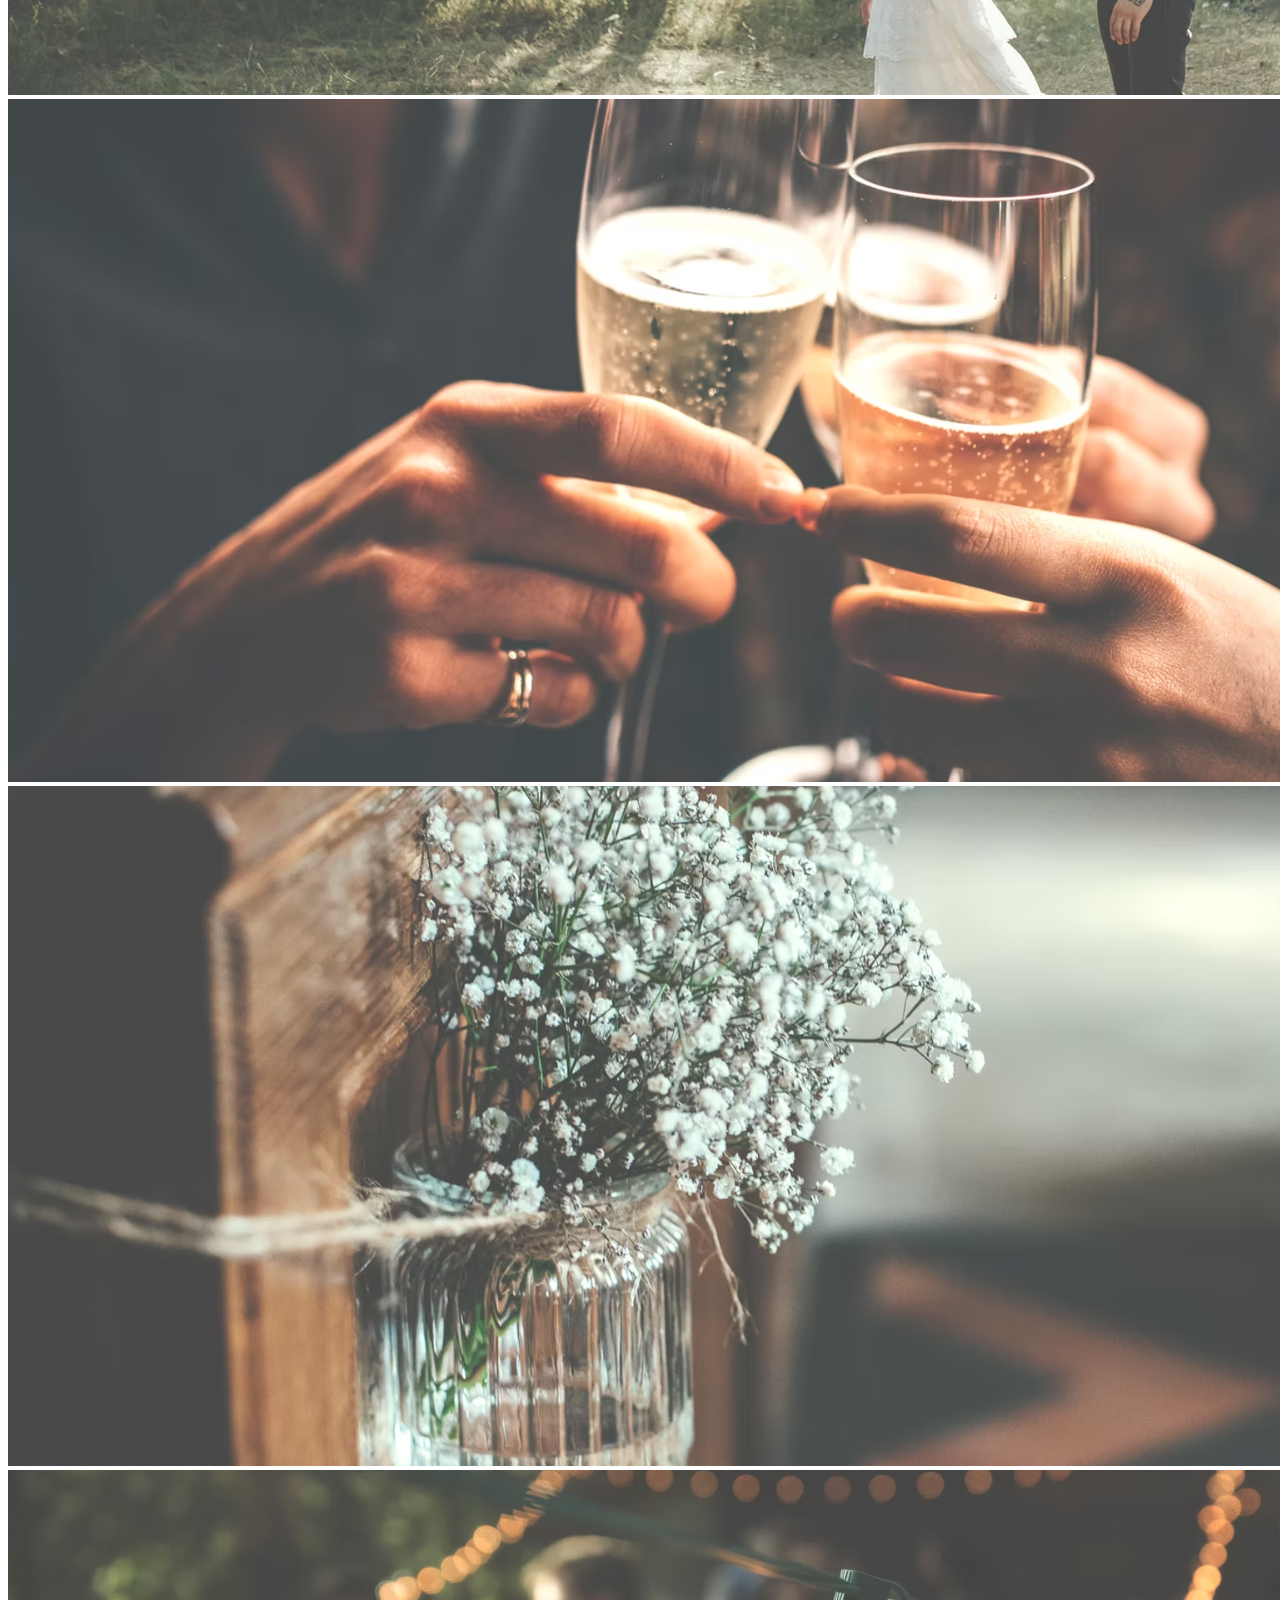
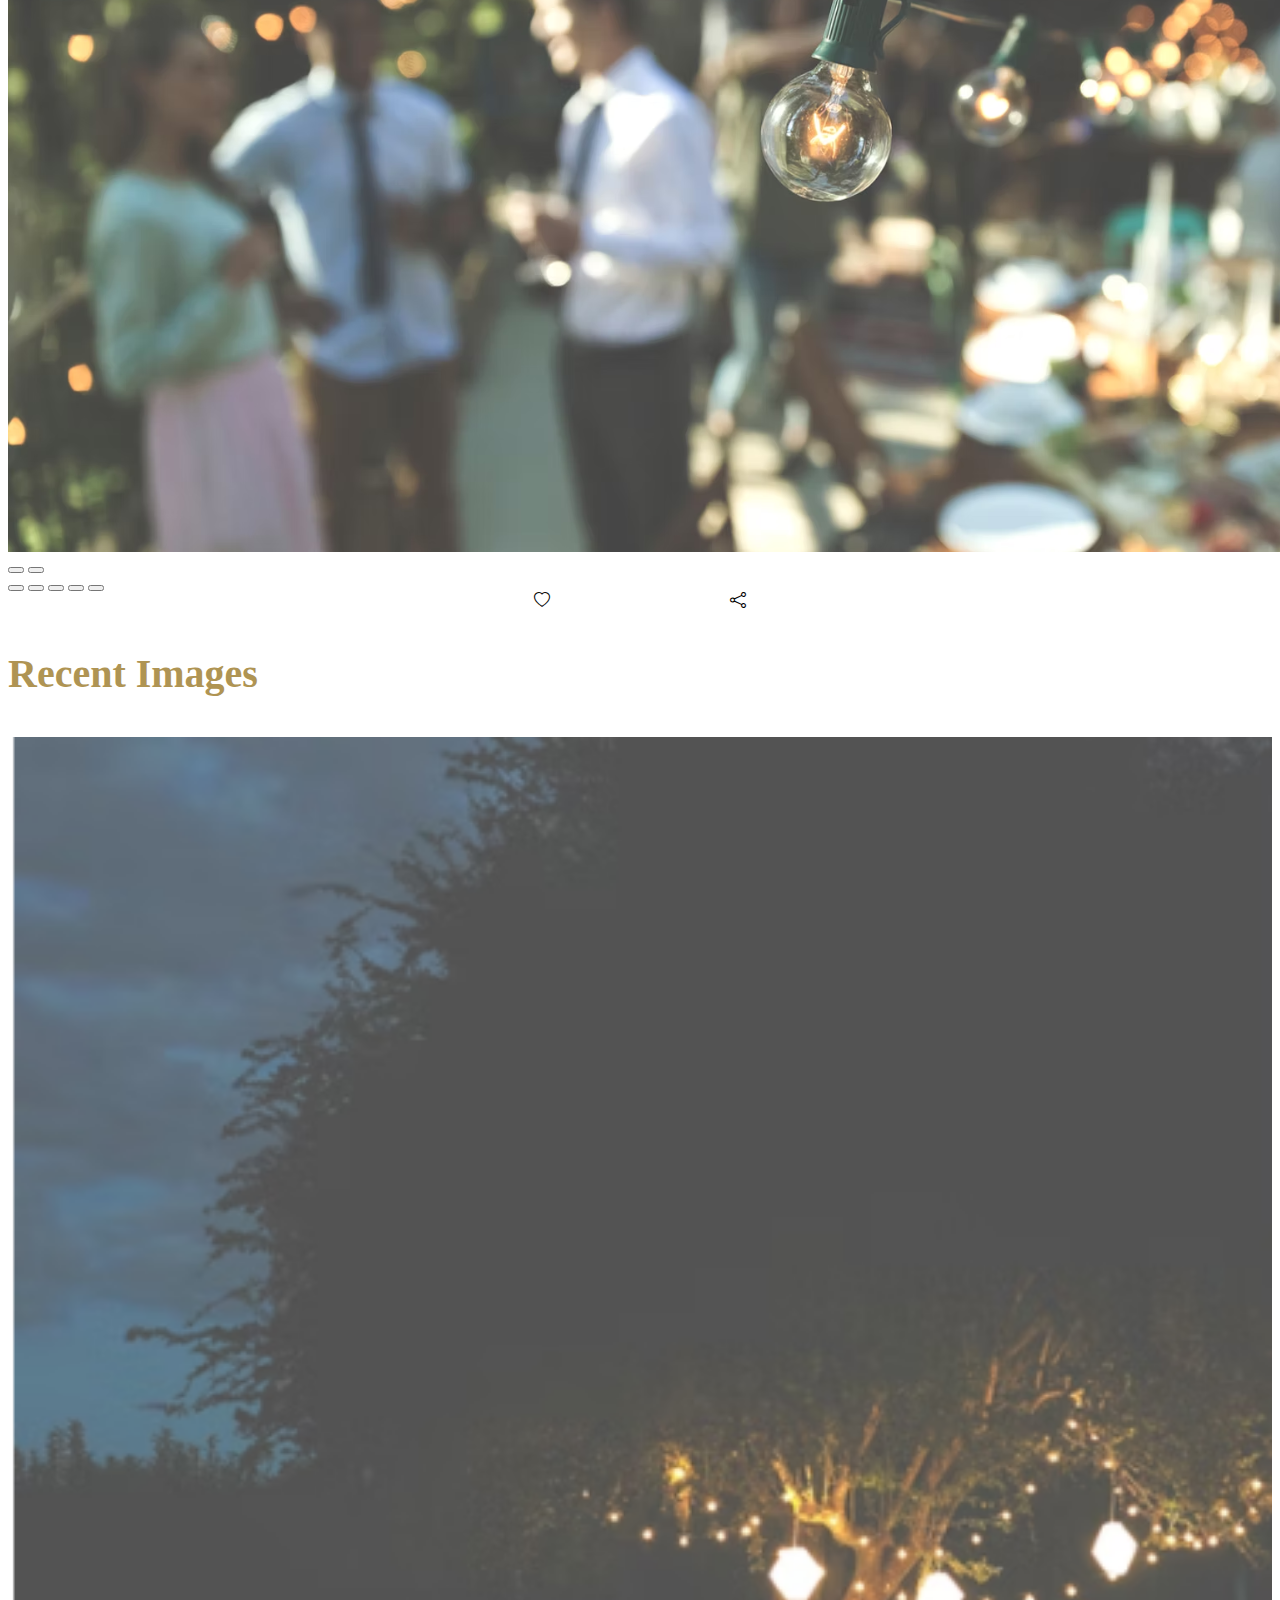
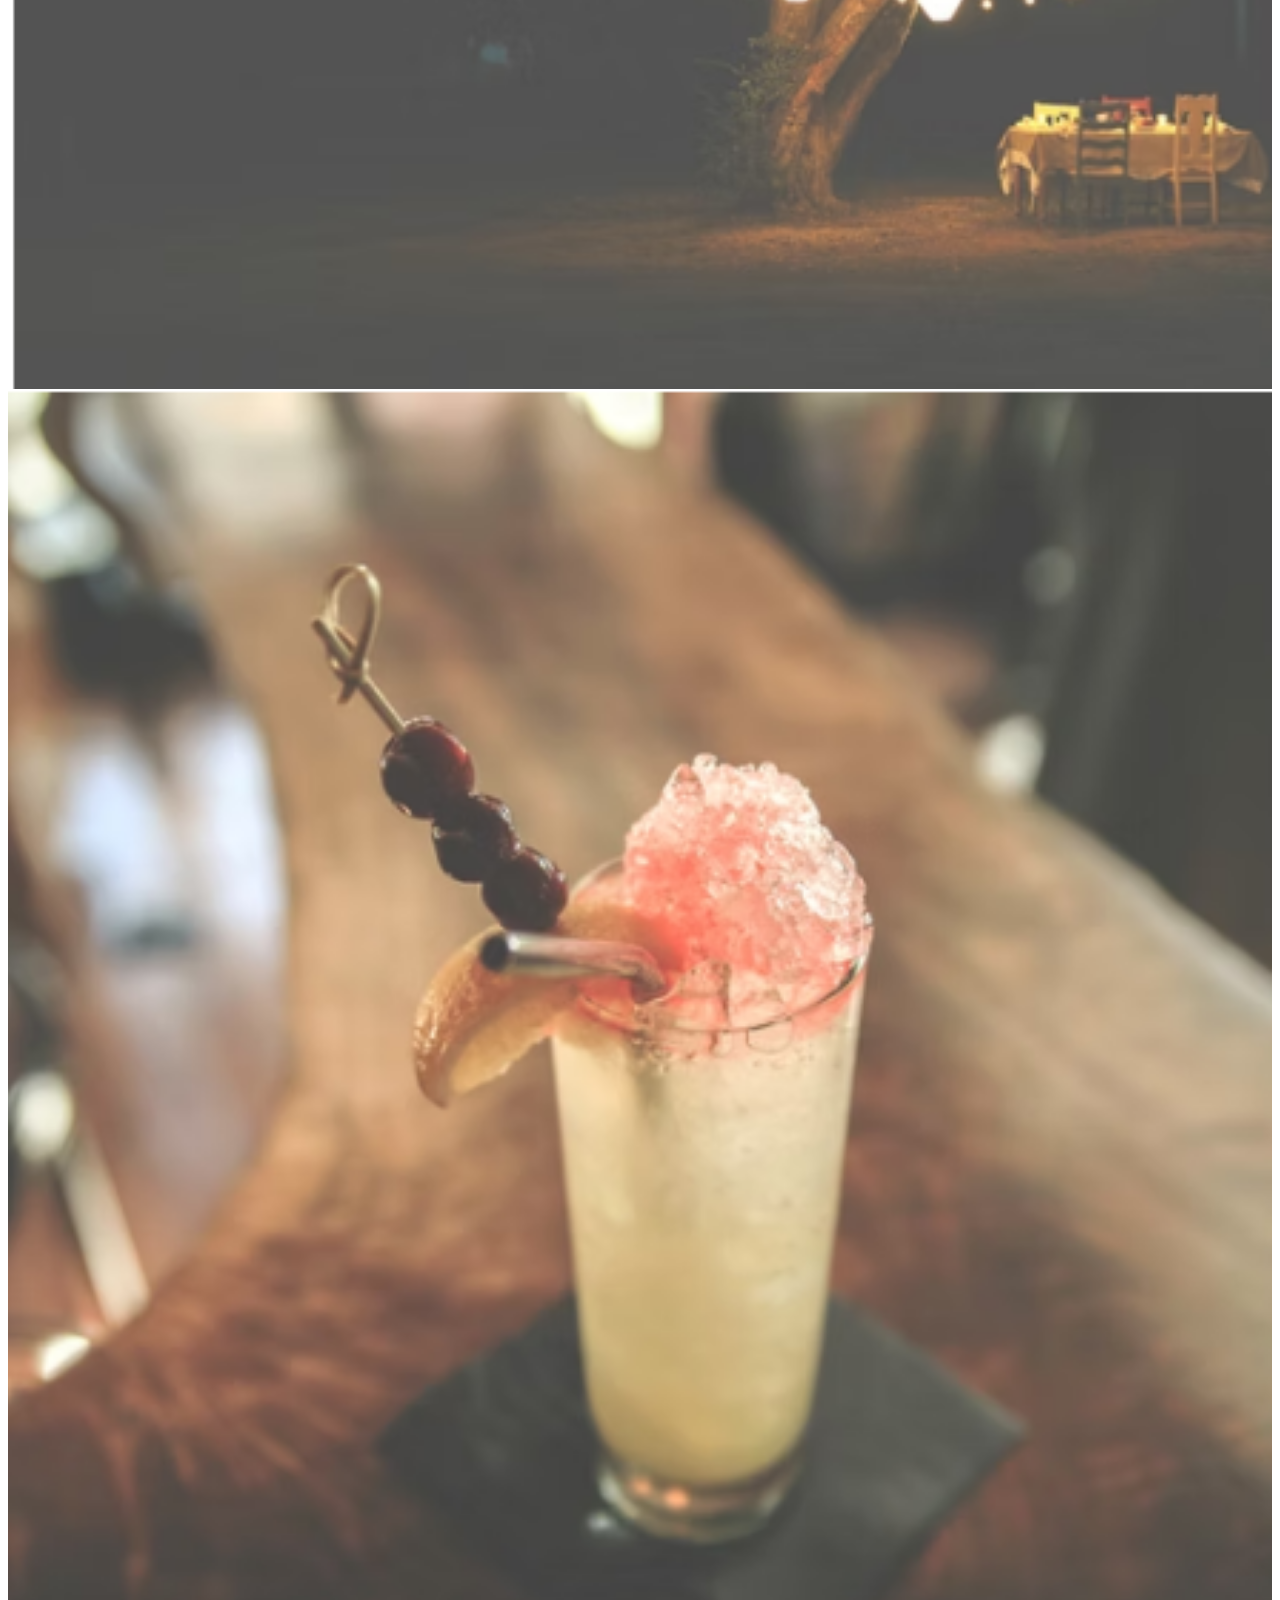
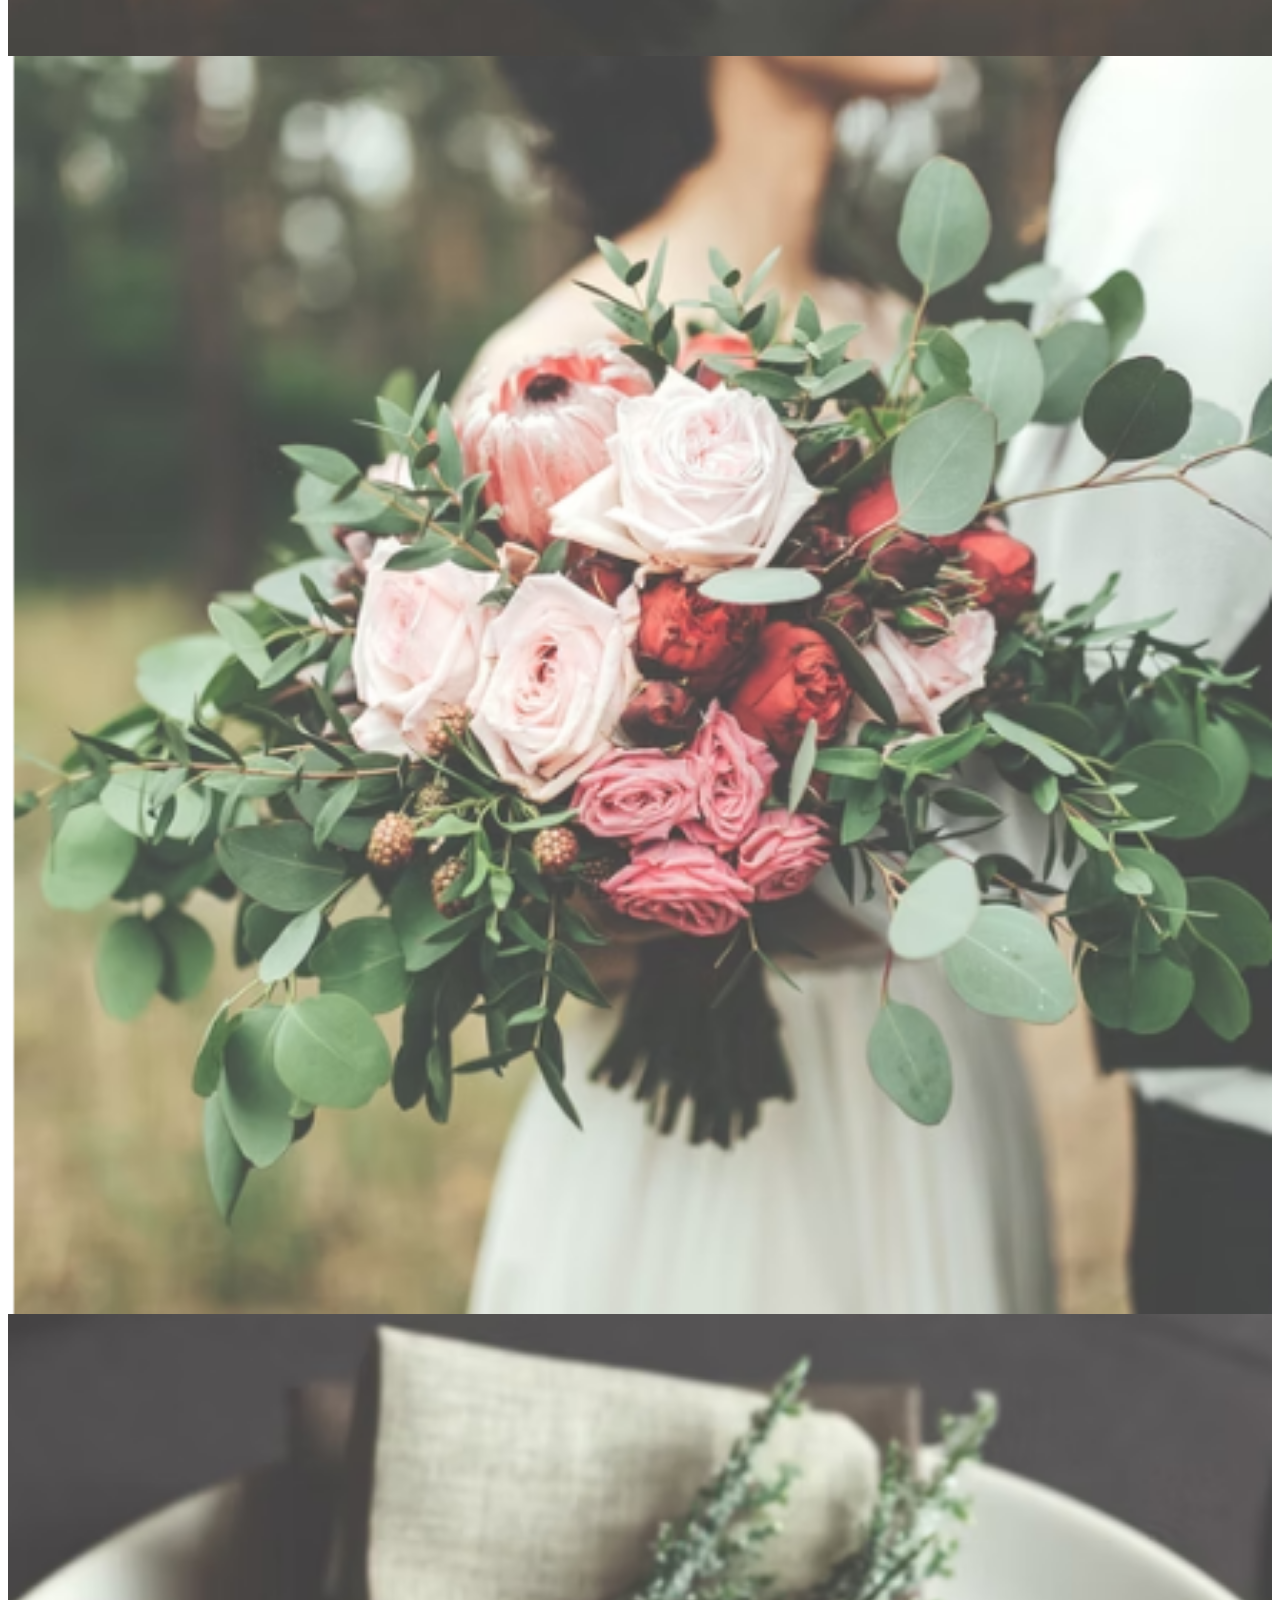
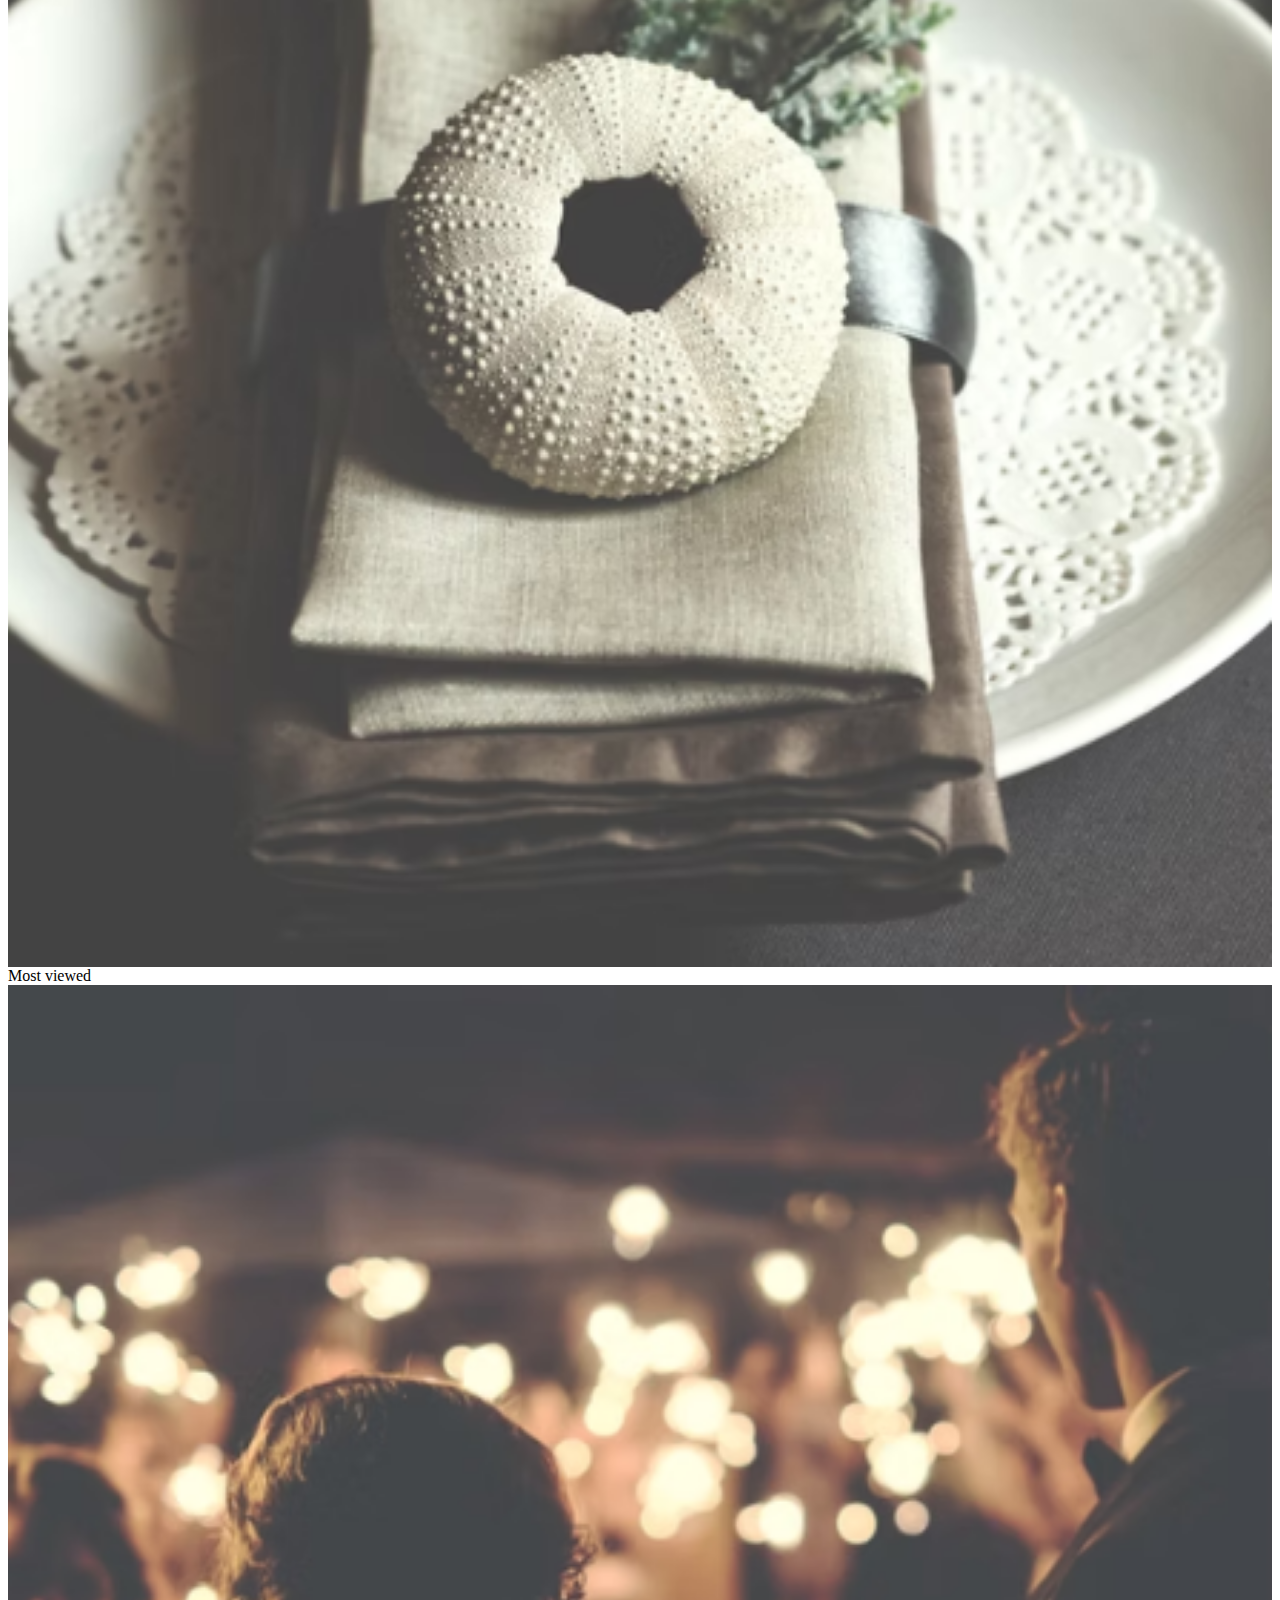
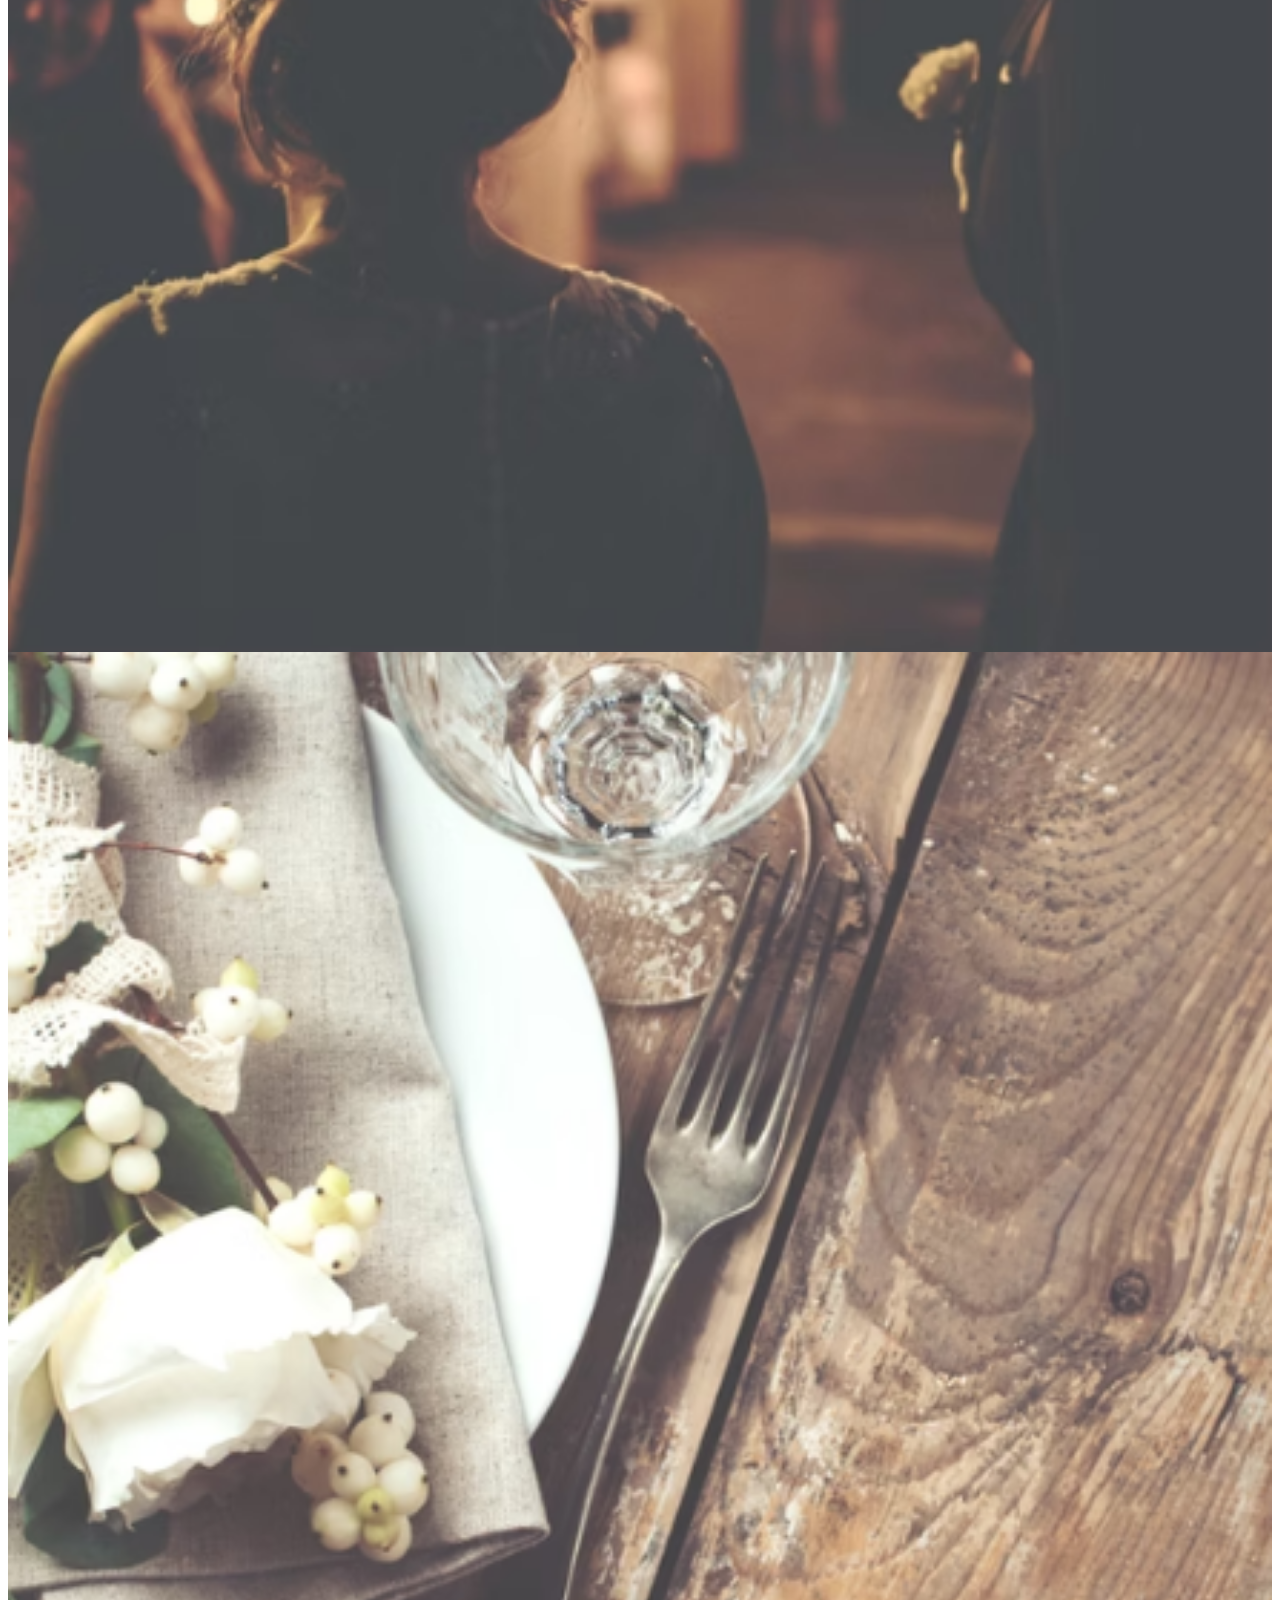
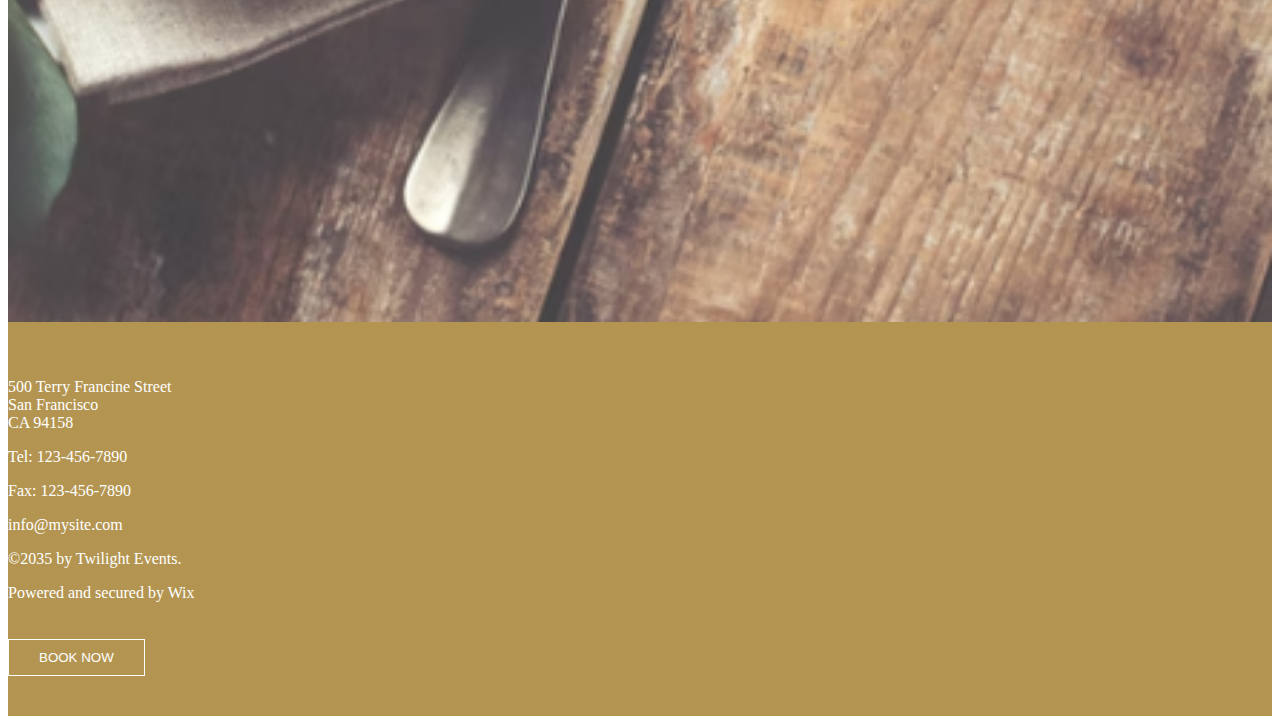
<file: project2/components/gallery.html>
<!DOCTYPE html>
<html lang="en">
  <head>
    <meta charset="UTF-8">
    <meta name="viewport" content="width=device-width, initial-scale=1.0">
    <title>Event Coordinator | Gallery</title>
    <link href="https://cdn.jsdelivr.net/npm/bootstrap@5.3.6/dist/css/bootstrap.min.css" rel="stylesheet" integrity="sha384-4Q6Gf2aSP4eDXB8Miphtr37CMZZQ5oXLH2yaXMJ2w8e2ZtHTl7GptT4jmndRuHDT" crossorigin="anonymous">
    <script src="https://cdn.jsdelivr.net/npm/bootstrap@5.3.6/dist/js/bootstrap.bundle.min.js" integrity="sha384-j1CDi7MgGQ12Z7Qab0qlWQ/Qqz24Gc6BM0thvEMVjHnfYGF0rmFCozFSxQBxwHKO" crossorigin="anonymous" defer></script>
    <link rel="stylesheet" href="gallerystyle.css">
    <link rel="stylesheet" href="https://cdn.jsdelivr.net/npm/bootstrap-icons@1.11.3/font/bootstrap-icons.min.css">
  </head>
  <body>
    <a id="top"></a>
    <header class="navigation">
      <div class="container pt-3 pb-2">
        <div class="row">
          <div class="col">
            <nav class="navbar navbar-expand-md">
              <div class="container">
                <img class="flower" src="../src/flower.png" alt="flower" />
                <a class="navbar-brand fw-light" id="nava" href=""
                  >TWILIGHT EVENTS</a
                >

                <button
                  class="navbar-toggler"
                  type="button"
                  data-bs-toggle="collapse"
                  data-bs-target="#mainNavbar"
                >
                  <span class="navbar-toggler-icon"></span>
                </button>

                <div class="collapse navbar-collapse" id="mainNavbar">
                  <ul class="navbar-nav ms-auto mb-2 mb-md-0">
                    <li class="nav-item">
                      <a class="nav-link " href="./home.html">Home</a>
                    </li>

                    <li class="nav-item dropdown">
                      <a
                        class="nav-link"
                        href="#"
                        id="servicesDropdown"
                        role="button"
                        data-bs-toggle="dropdown"
                        aria-expanded="false"
                      >
                        Services
                      </a>
                      <ul
                        class="dropdown-menu"
                        aria-labelledby="servicesDropdown"
                      >
                      
                        <li>
                          <a class="dropdown-item" href="./services.html"
                            >All Services</a
                          >
                        </li>
                        <li>
                          <a class="dropdown-item" href="#wedding">Wedding</a>
                        </li>
                        <li>
                          <a class="dropdown-item" href="#private"
                            >Private Parties</a
                          >
                        </li>
                        <li>
                          <a class="dropdown-item" href="#corporate"
                            >Corporate Events</a
                          >
                        </li>
                      </ul>
                    </li>

                    <li class="nav-item">
                      <a class="nav-link " href="./about.html">About</a>
                    </li>
                    <li class="nav-item">
                      <a class="nav-link active" href="./gallery.html">Gallery</a>
                    </li>
                    <li class="nav-item">
                      <a class="nav-link" href="./contact.html">Contact</a>
                    </li>
                    <li class="nav-item">
                      <a class="nav-link" href="">Login</a>
                    </li>
                  </ul>
                </div>
              </div>
            </nav>
          </div>
        </div>
      </div>
    </header>
    <div class="container mt-5 ">
      <h1 class="h1 text-center ">G A L L E R Y</h1>
    </div>
    <div class="container-fluid mt-5">
      <div class="col-12 col-sm-12 col-md-12">
        <section id="gallery">
          <div id="galleryCarousel" class="carousel slide" data-bs-ride="carousel">
            <div class="carousel-inner">
              <!-- Slide 1 -->
              <div class="carousel-item active">
                <div class="row ">
                  <div class="col-12">
                    <div class="card border-0 ">
                      <img src="../src/img4.png" class="card-img" alt="">
                    </div>
                  </div>
                </div>
              </div>
              <!-- Slide 2 -->
              <div class="carousel-item">
                <div class="row">
                  <div class="col-12">
                    <div class="card border-0 ">
                      <img src="../src/img5.png" class="card-img" alt="">
                    </div>
                  </div>
                </div>
              </div>
              <!-- Slide 3 -->
              <div class="carousel-item">
                <div class="row ">
                  <div class="col-12">
                    <div class="card border-0 ">
                      <img src="../src/img6.png" class="card-img" alt="">
                    </div>
                  </div>
                </div>
              </div>
              <!-- Slide 4 -->
              <div class="carousel-item">
                <div class="row ">
                  <div class="col-12">
                    <div class="card border-0 ">
                      <img src="../src/img7.png" class="card-img" alt="">
                    </div>
                  </div>
                </div>
              </div>
              <!-- Slide 5-->
              <div class="carousel-item">
                <div class="row ">
                  <div class="col-12">
                    <div class="card border-0 ">
                      <img src="../src/img8.png" class="card-img" alt="Retreats">
                    </div>
                  </div>
                </div>
              </div>
            </div>
            <!-- Controls -->
            <button class="carousel-control-prev" type="button" data-bs-target="#galleryCarousel" data-bs-slide="prev">
              <span class="carousel-control-prev-icon"></span>
            </button>
            <button class="carousel-control-next" type="button" data-bs-target="#galleryCarousel" data-bs-slide="next">
              <span class="carousel-control-next-icon"></span>
            </button>
            <!-- Indicators -->
            <div class="carousel-indicators ">
              <button type="button" data-bs-target="#galleryCarousel" data-bs-slide-to="0" class="active"></button>
              <button type="button" data-bs-target="#galleryCarousel" data-bs-slide-to="1"></button>
              <button type="button" data-bs-target="#galleryCarousel" data-bs-slide-to="2"></button>
              <button type="button" data-bs-target="#galleryCarousel" data-bs-slide-to="3"></button>
              <button type="button" data-bs-target="#galleryCarousel" data-bs-slide-to="4"></button>
            </div>
          </div>
          <div class="icon col-md-12 col-sm-12 mt-4 ">
            <input type="checkbox" id="toggleAlert">
            <label for="toggleAlert" style="cursor: pointer;">
              <i class="bi bi-heart" style="font-size: 1rem; color: black;"></i>
            </label>
            <div class="alert alert-success mt-2">
              You Liked the image!
            </div>
            <div>
              <i class="bi bi-share"></i>
            </div>
          </div>
        </div>
      </section>
    </div>
  </div>
  <div class="text-center">
    <h3 class="h1">Recent Images</h3>
  </div>
  <div class="container mt-5 p-5">
    <div class="row g-4 "> 
      <div class="col-sm-12 col-md-4">
        <div class="card border-0">
          <a href="about1.html">
            <div class="image-hover-wrapper">
              <img src="../src/img9.png" class="img-fluid">
              <div class="overlay">
                <i class="bi bi-heart"></i>
                <i class="bi bi-share"></i>
              </div>
            </div>
          </a>
        </div>
      </div>
      <div class="col-sm-12 col-md-4">
        <div class="card border-0">
          <a href="about1.html">
            <div class="image-hover-wrapper">
              <img src="../src/img10.png" class="img-fluid">
              <div class="overlay">
                <i class="bi bi-heart"></i>
                <i class="bi bi-share"></i>
              </div>
            </div>
          </a>
        </div>
      </div>
      <div class="col-sm-12 col-md-4">
        <div class="card border-0 ">
          <a href="about1.html">
             <div class="image-hover-wrapper">
              <img src="../src/img11.png" class="img-fluid">
              <div class="overlay">
                <i class="bi bi-heart"></i>
                <i class="bi bi-share"></i>
              </div>
            </div>
          </a>
        </div>
      </div>
    </div>
    <div class="row g-4 mt-5"> 
      <div class="col-sm-12 col-md-4">
        <div class="card border-0 ">
          <a href="about1.html">
            <div class="image-hover-wrapper">
              <img src="../src/img12.png" class="img-fluid">
              <div class="overlay">
                <i class="bi bi-heart"></i>
                <i class="bi bi-share"></i>
              </div>
            </div>
          </a>
        </div>
      </div>
      <div class="col-sm-12 col-md-4">
        <div class="card border-0">
          <span class="badge bg-success text-dark position-absolute top-0 end-0 m-2" style="z-index: 1;">
              Most viewed
            </span>
          <a href="about1.html">
            <div class="image-hover-wrapper">
              <img src="../src/img13.png" class="img-fluid">
              <div class="overlay">
                <i class="bi bi-heart"></i>
                <i class="bi bi-share"></i>
              </div>
            </div>
          </a>
        </div>
      </div>
      <div class="col-sm-12 col-md-4">
        <div class="card border-0 ">
          <a href="about1.html">
            <div class="image-hover-wrapper">
              <img src="../src/img14.png" class="img-fluid">
              <div class="overlay">
                <i class="bi bi-heart"></i>
                <i class="bi bi-share"></i>
              </div>
            </div>
          </a>
        </div>
      </div>
    </div>
  </div>
    <a href="#top" class="btn btn-dark rounded-circle scroll-top-btn">
      <i class="bi bi-chevron-up"></i>
    </a>
    <footer class="footer">
    <div class="container">
      <div class="row text-center text-md-start">
      <!-- Address -->
      <div class="col-md-3 mb-4">
        <p class="mb-0">500 Terry Francine Street<br>San Francisco<br>CA 94158</p>
      </div>
      <!-- Contact -->
      <div class="col-md-4 mb-4 border-start border-end px-4">
        <p class="mb-1">Tel: 123-456-7890</p>
        <p class="mb-1">Fax: 123-456-7890</p>
        <p class="mb-0">info@mysite.com</p>
      </div>
      <!-- Copyright -->
      <div class="col-md-5 mb-4">
        <p class="mb-1">&copy;2035 by Twilight Events.</p>
        <p class="mb-2">Powered and secured by <a href="#">Wix</a></p>
        <div class="social-icons">
          <a href="#"><i class="fab fa-twitter"></i></a>
          <a href="#"><i class="fab fa-facebook-f"></i></a>
          <a href="#"><i class="fab fa-pinterest-p"></i></a>
          <a href="#"><i class="fab fa-instagram"></i></a>
        </div>
      </div>
    </div>
    <!-- Button -->
    <div class="text-center mt-3">
      <button class="book-btn">BOOK NOW</button>
    </div>
  </div>
</footer>
  </body>
</html>
</file>
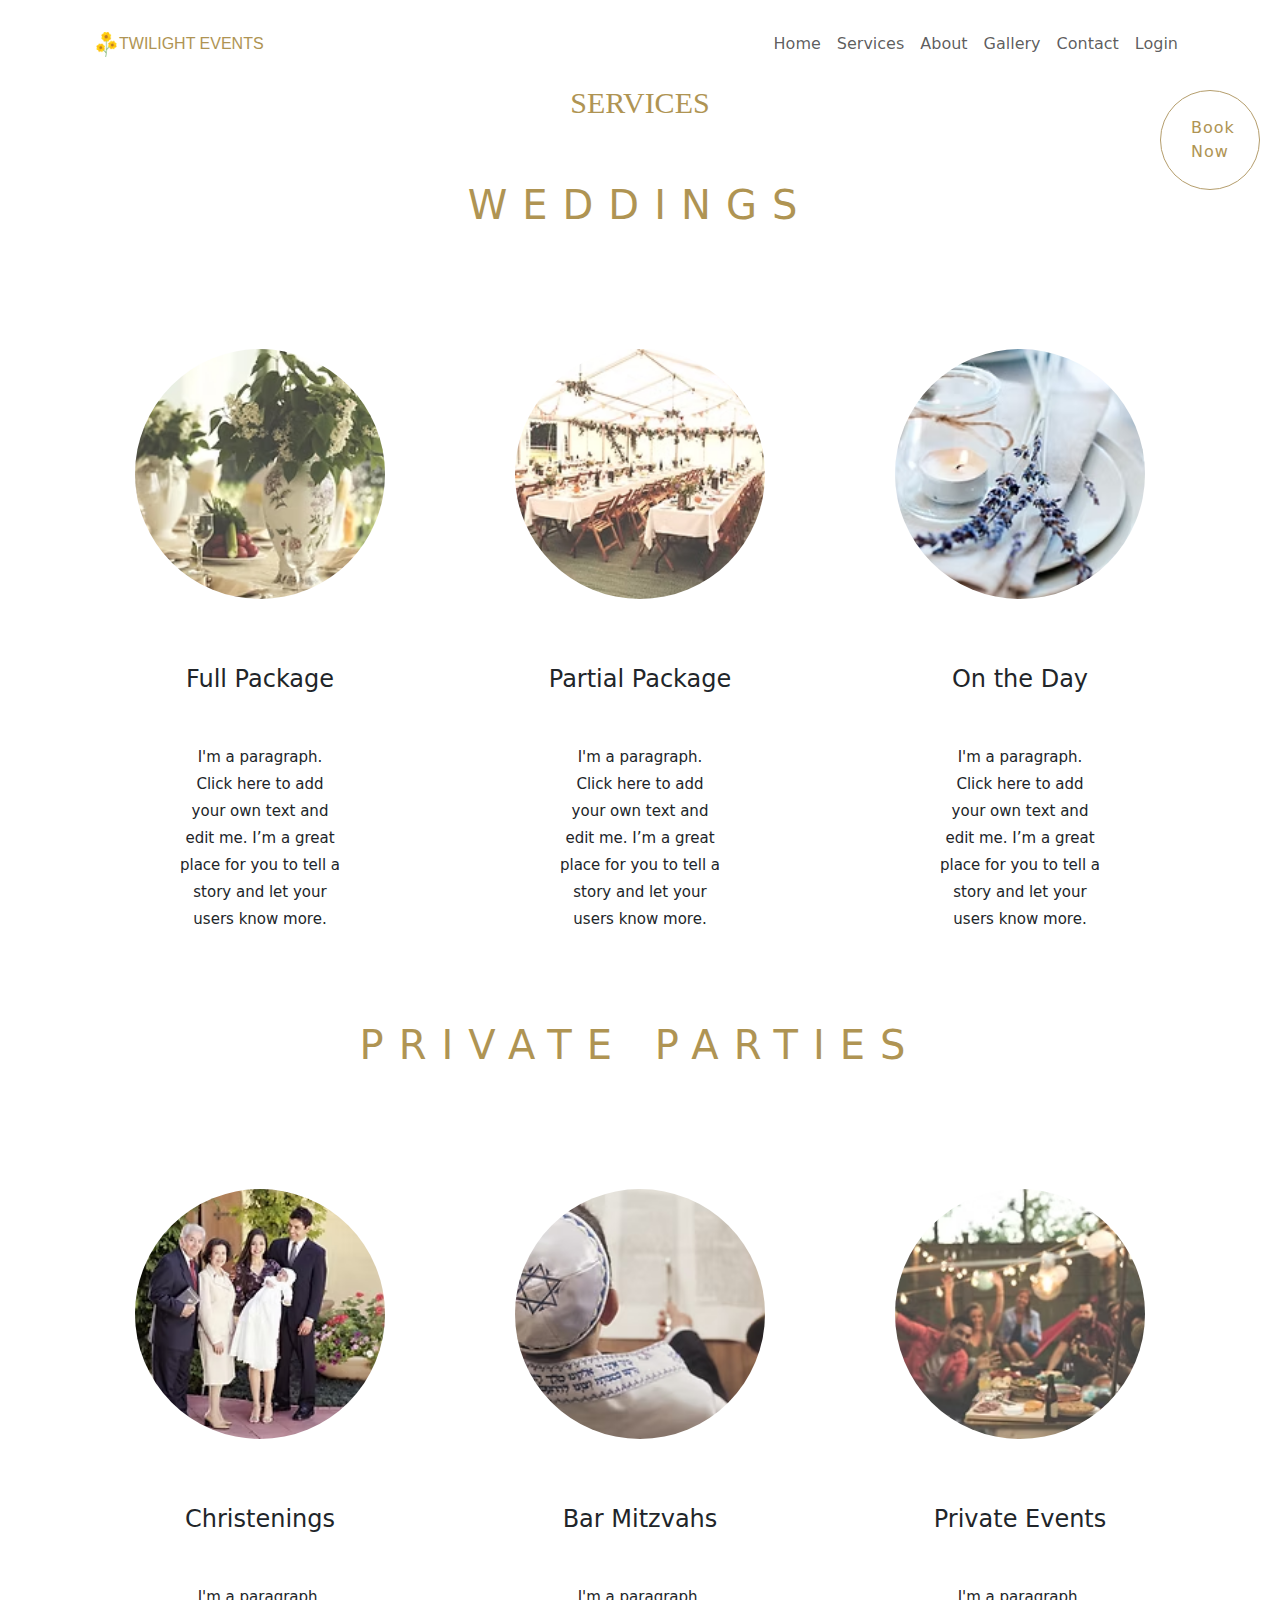
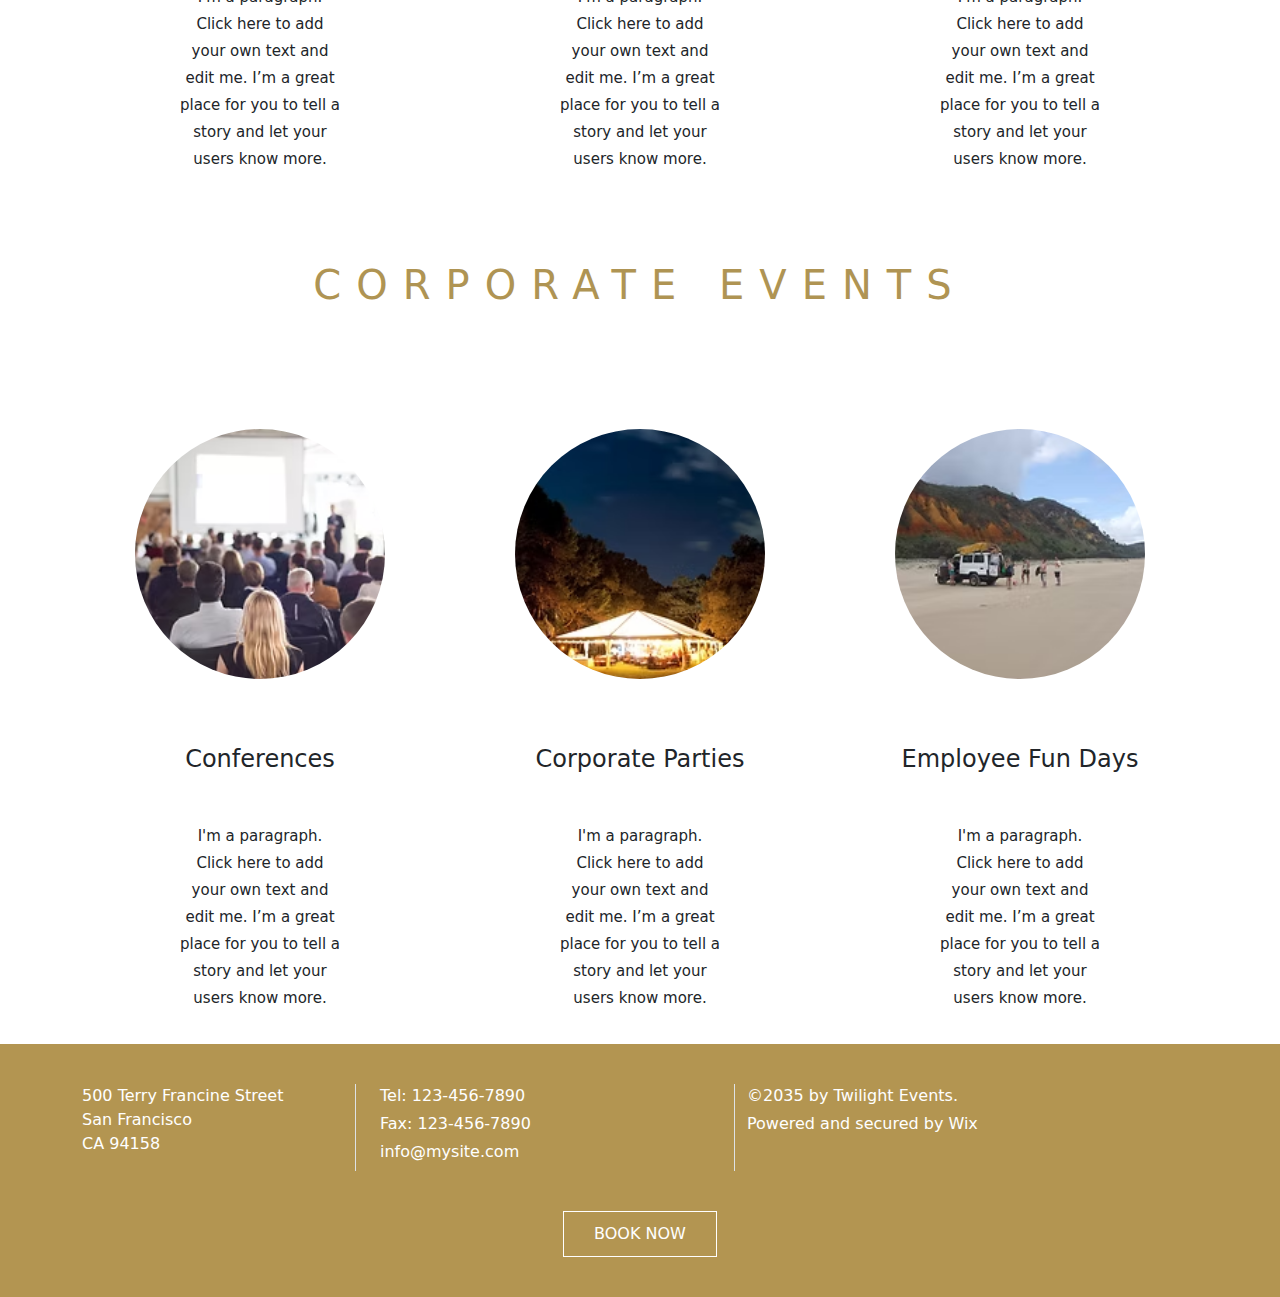
<file: project2/components/services.html>
<!DOCTYPE html>
<html>
  <head>
    <meta charset="utf-8" />
    <meta http-equiv="X-UA-Compatible" content="IE=edge" />
    <title>Event Coordinator | Services</title>
    <meta name="viewport" content="width=device-width, initial-scale=1" />
    <link rel="stylesheet" href="services.css" />
    <link
      href="https://cdn.jsdelivr.net/npm/bootstrap@5.3.6/dist/css/bootstrap.min.css"
      rel="stylesheet"
      crossorigin="anonymous"
    />
    <script
      src="https://cdn.jsdelivr.net/npm/bootstrap@5.3.6/dist/js/bootstrap.bundle.min.js"
      crossorigin="anonymous"
      defer
    ></script>
  </head>
  <body data-bs-spy="scroll" data-bs-target=".navbar" data-bs-offset="70">
    <!-- NAVIGATION -->
    <header class="navigation sticky-top bg-white">
      <div class="container pt-3 pb-2">
        <nav class="navbar navbar-expand-md">
          <div class="container">
            <img class="flower" src="../src/flower.png" alt="flower" />
            <a class="navbar-brand fw-light" id="nava" href="#">
              TWILIGHT EVENTS
            </a>

            <button
              class="navbar-toggler"
              type="button"
              data-bs-toggle="collapse"
              data-bs-target="#mainNavbar"
            >
              <span class="navbar-toggler-icon"></span>
            </button>

            <div class="collapse navbar-collapse" id="mainNavbar">
              <ul class="navbar-nav ms-auto mb-2 mb-md-0">
                <li class="nav-item">
                  <a class="nav-link" href="./home.html">Home</a>
                </li>

                <li class="nav-item dropdown">
                  <a
                    class="nav-link active"
                    href="./services.html"
                    id="services"
                    role="button"
                    data-bs-toggle="dropdown"
                    aria-expanded="false"
                  >
                    Services
                  </a>
                  <ul class="dropdown-menu" aria-labelledby="services">
                    <li>
                      <a class="dropdown-item" href="./services.html">All Services</a>
                    </li>
                    <li>
                      <a class="dropdown-item" href="#wedding">Wedding</a>
                    </li>
                    <li>
                      <a class="dropdown-item" href="#private"
                        >Private Parties</a
                      >
                    </li>
                    <li>
                      <a class="dropdown-item" href="#corporate"
                        >Corporate Events</a
                      >
                    </li>
                  </ul>
                </li>

                <li class="nav-item">
                  <a class="nav-link" href="./about.html">About</a>
                </li>
                <li class="nav-item">
                  <a class="nav-link" href="./gallery.html">Gallery</a>
                </li>
                <li class="nav-item">
                  <a class="nav-link" href="./contact.html">Contact</a>
                </li>
                <li class="nav-item">
                  <a class="nav-link" href="#">Login</a>
                </li>
              </ul>
            </div>
          </div>
        </nav>
      </div>
    </header>
    <!-- HEADING -->

    <div class="text-center" id="heading" id="services">
      <p>SERVICES</p>
    </div>
    <!-- WEDDINGS -->
    <div class="container text-center" id="wedding">
      <div><p class="mainheading">WEDDINGS</p></div>
      <div class="card border-0">
        <div class="row">
          <div class="col-12 col-sm-6 col-md-4 mt-5">
            <img
              class="cardimg rounded-circle"
              src="../src/wed1.avif"
              alt="wed1"
            />
            <div class="card-body">
              <h4>Full Package</h4>
              <p>
                I'm a paragraph. Click here to add your own text and edit me.
                I’m a great place for you to tell a story and let your users
                know more.
              </p>
            </div>
          </div>
          <div class="col-12 col-sm-6 col-md-4 mt-5">
            <img
              class="cardimg rounded-circle"
              src="../src/wed2.avif"
              alt="wed1"
            />
            <div class="card-body">
              <h4>Partial Package</h4>
              <p>
                I'm a paragraph. Click here to add your own text and edit me.
                I’m a great place for you to tell a story and let your users
                know more.
              </p>
            </div>
          </div>
          <div class="col-12 col-sm-6 col-md-4 mt-5">
            <img
              class="cardimg rounded-circle"
              src="../src/wed3.avif"
              alt="wed1"
            />
            <div class="card-body">
              <h4>On the Day</h4>
              <p>
                I'm a paragraph. Click here to add your own text and edit me.
                I’m a great place for you to tell a story and let your users
                know more.
              </p>
            </div>
          </div>
        </div>
      </div>
    </div>
    <!-- PRIVATE PARTIES -->
    <div class="container text-center mt-5" id="private">
      <p class="mainheading">PRIVATE PARTIES</p>
      <div class="card border-0">
        <div class="row">
          <div class="col-12 col-sm-6 col-md-4 mt-5">
            <img
              class="cardimg rounded-circle"
              src="../src/pri1.avif"
              alt="wed1"
            />
            <div class="card-body">
              <h4>Christenings</h4>
              <p class="event-desc">
                I'm a paragraph. Click here to add your own text and edit me.
                I’m a great place for you to tell a story and let your users
                know more.
              </p>
            </div>
          </div>
          <div class="col-12 col-sm-6 col-md-4 mt-5">
            <img
              class="cardimg rounded-circle"
              src="../src/pri2.avif"
              alt="wed1"
            />
            <div class="card-body">
              <h4>Bar Mitzvahs</h4>
              <p>
                I'm a paragraph. Click here to add your own text and edit me.
                I’m a great place for you to tell a story and let your users
                know more.
              </p>
            </div>
          </div>
          <div class="col-12 col-sm-6 col-md-4 mt-5">
            <img
              class="cardimg rounded-circle"
              src="../src/pri3.avif"
              alt="wed1"
            />
            <div class="card-body">
              <h4>Private Events</h4>
              <p>
                I'm a paragraph. Click here to add your own text and edit me.
                I’m a great place for you to tell a story and let your users
                know more.
              </p>
            </div>
          </div>
        </div>
      </div>
    </div>
    <!-- COPORATE EVENTS -->
    <div class="container text-center mt-5" id="corporate">
      <p class="mainheading">CORPORATE EVENTS</p>
      <div class="card border-0">
        <div class="row">
          <div class="col-12 col-sm-6 col-md-4 mt-5">
            <img
              class="cardimg rounded-circle"
              src="../src/cop1.avif"
              alt="wed1"
            />
            <div class="card-body">
              <h4>Conferences</h4>
              <p>
                I'm a paragraph. Click here to add your own text and edit me.
                I’m a great place for you to tell a story and let your users
                know more.
              </p>
            </div>
          </div>
          <div class="col-12 col-sm-6 col-md-4 mt-5">
            <img
              class="cardimg rounded-circle"
              src="../src/cop2.avif"
              alt="wed1"
            />
            <div class="card-body">
              <h4>Corporate Parties</h4>
              <p>
                I'm a paragraph. Click here to add your own text and edit me.
                I’m a great place for you to tell a story and let your users
                know more.
              </p>
            </div>
          </div>
          <div class="col-12 col-sm-6 col-md-4 mt-5">
            <img
              class="cardimg rounded-circle"
              src="../src/cop3.avif"
              alt="wed1"
            />
            <div class="card-body">
              <h4>Employee Fun Days</h4>
              <p>
                I'm a paragraph. Click here to add your own text and edit me.
                I’m a great place for you to tell a story and let your users
                know more.
              </p>
            </div>
          </div>
        </div>
      </div>
    </div>
    <!-- BOOKNOW -->
    <div>
      <button class="book-btn" id="book-btn">Book Now</button>
    </div>

    <!-- FOOTER -->

    <footer class="footer">
      <div class="container">
        <div class="row text-center text-md-start">
          <!-- Address -->
          <div class="col-md-3 mb-4">
            <p class="mb-0">
              500 Terry Francine Street<br />San Francisco<br />CA 94158
            </p>
          </div>
          <!-- Contact -->
          <div class="col-md-4 mb-4 border-start border-end px-4">
            <p class="mb-1">Tel: 123-456-7890</p>
            <p class="mb-1">Fax: 123-456-7890</p>
            <p class="mb-0">info@mysite.com</p>
          </div>
          <!-- Copyright -->
          <div class="col-md-5 mb-4">
            <p class="mb-1">&copy;2035 by Twilight Events.</p>
            <p class="mb-2">Powered and secured by <a href="#">Wix</a></p>
            <div class="social-icons">
              <a href="#"><i class="fab fa-twitter"></i></a>
              <a href="#"><i class="fab fa-facebook-f"></i></a>
              <a href="#"><i class="fab fa-pinterest-p"></i></a>
              <a href="#"><i class="fab fa-instagram"></i></a>
            </div>
          </div>
        </div>
        <!-- Button -->
        <div class="text-center mt-3">
          <button class="book-btn">BOOK NOW</button>
        </div>
      </div>
    </footer>
  </body>
</html>
</file>
<file: project/components/drinks.css>
* {
    margin: 0;
    padding: 0;
    box-sizing: border-box;
}

body,
html {
  font-family: "Segoe UI", sans-serif;
  width: 100%;
  scroll-behavior: smooth;
}
/* Navigation Bar */
.navigation {
  display: flex;
  justify-content: space-between;
  align-items: center;
  background-color: peachpuff;
  padding: 1rem 2rem;
  flex-wrap: wrap;
  position: sticky;
  top: 0%;
  margin: 0%;
  width: 100%;
}

.logo h3 {
  font-size: 1.5rem;
}

.logo p {
  font-size: 0.9rem;
  margin-top: -8px;
  letter-spacing: 2px;
}

.nav-links {
  display: flex;
  gap: 1rem;
  align-items: center;
  flex-wrap: wrap;
}

.nav-links a {
  text-decoration: none;
  color: black;
  font-size: 1rem;
}

.nav-links a:hover {
  color: gray;
}

.icon2 {
  width: 30px;
  height: 30px;
}
h1, h3 {

 font-family: 'Playfair Display', serif;
}


.menu1 {
    background-color: #FBF2E8;
    width: 100%;
    height: 350px;
}

.ourmenu {
    text-align: center;
    font-size: 60px;
    font-weight: bolder;
    padding-top: 50px;
}

.para {
    word-spacing: 1px;
    font-weight: lighter;
    letter-spacing: 0.1rem;
    font-size: 17px;
    font-family: sans-serif;
    text-align: center;
    margin-top: 20px;
}

.link1 {
    text-decoration: none;
    color: black;
    font-family: sans-serif;
    padding-right: 200px;
    
}
.link2 {
    text-decoration: none;
    color: black;
    font-family: sans-serif;
    padding-right: 200px;
    
}

.link {
    display: flex;
    justify-content: end;
    padding-top: 50px;
}

.link1:active {
    text-decoration: underline;
    color:darkolivegreen
}
.link2:active {
    text-decoration: underline;
    color:darkolivegreen
}

.drinks{
    text-align: center;
    font-family: serif;
    font-weight: lighter;
    font-size: 30px;
    margin-top: 50px;

}

.coffee{
    font-family: serif;
    font-weight: lighter;
    font-size: 30px;
    padding-top: 50px;
    padding-left: 175px;

}

.drink1{
    padding-top: 50px;
    padding-left: 175px;
    width: 450px;
    height: 50pxpx;
}

.drink1 h4 {
    font-family: sans-serif;
}

.drink1 p{
    font-family: sans-serif;
    word-spacing: 1px;
    font-size: 15px;
    padding-top: 10px;
}

.drink2{
    padding-top: 50px;
    padding-left: 175px;
    width: 450px;
    height: 50pxpx;
}

.drink2 h4 {
    font-family: sans-serif;
}

.drink2 p{
    font-family: sans-serif;
    word-spacing: 1px;
    font-size: 15px;
    padding-top: 10px;
}

.drink3{
    padding-top: 50px;
    padding-left: 175px;
    width: 450px;
    height: 50pxpx;
}

.drink3 h4 {
    font-family: sans-serif;
}

.drink3 p{
    font-family: sans-serif;
    word-spacing: 1px;
    font-size: 15px;
    padding-top: 10px;
}

.drinks1 {
    display: flex;
    justify-content: space-evenly;
    width: 100%;
    padding-right: 250px;
}


.drink11{
    padding-top: 50px;
    padding-left: 175px;
    width: 450px;
    height: 50pxpx;
}

.drink11 h4 {
    font-family: sans-serif;
}

.drink11 p{
    font-family: sans-serif;
    word-spacing: 1px;
    font-size: 15px;
    padding-top: 10px;
}

.drink22{
    padding-top: 50px;
    padding-left: 175px;
    width: 450px;
    height: 50pxpx;
}

.drink22 h4 {
    font-family: sans-serif;
}

.drink22 p{
    font-family: sans-serif;
    word-spacing: 1px;
    font-size: 15px;
    padding-top: 10px;
}

.drink33{
    padding-top: 50px;
    padding-left: 175px;
    width: 450px;
    height: 50pxpx;
}

.drink33 h4 {
    font-family: sans-serif;
}

.drink33 p{
    font-family: sans-serif;
    word-spacing: 1px;
    font-size: 15px;
    padding-top: 10px;
}

.drinks2 {
    display: flex;
    justify-content: space-evenly;
    width: 100%;
    padding-right: 250px;
}



.special{
    font-family: serif;
    font-weight: lighter;
    font-size: 30px;
    padding-top: 60px;
    padding-left: 175px;

}



.drink111{
    padding-top: 50px;
    padding-left: 175px;
    width: 450px;
    height: 50pxpx;
}

.drink111 h4 {
    font-family: sans-serif;
}

.drink111 p{
    font-family: sans-serif;
    word-spacing: 1px;
    font-size: 15px;
    padding-top: 10px;
}

.drink222{
    padding-top: 50px;
    padding-left: 175px;
    width: 450px;
    height: 50pxpx;
}

.drink222 h4 {
    font-family: sans-serif;
}

.drink222 p{
    font-family: sans-serif;
    word-spacing: 1px;
    font-size: 15px;
    padding-top: 10px;
}

.drink333{
    padding-top: 50px;
    padding-left: 175px;
    width: 450px;
    height: 50pxpx;
}

.drink333 h4 {
    font-family: sans-serif;
}

.drink333 p{
    font-family: sans-serif;
    word-spacing: 1px;
    font-size: 15px;
    padding-top: 10px;
}

.drinks3 {
    display: flex;
    justify-content: space-evenly;
    width: 100%;
    padding-right: 250px;
    padding-bottom: 200px;
}

@media (max-width: 768px) {
  #header {
    flex-direction: column;
    align-items: flex-start;
  }

  .top-bar {
    justify-content: center;
  }

  .navigation {
    flex-direction: column;
    align-items: flex-start;
    

  }

  .nav-links {
    flex-direction: column;
    align-items: flex-start;
  }
}

/* Footer */
.footer {
  background-color: #3b493f;
  color: white;
  padding: 50px 50px;
}

.footer-container {
  display: flex;
  flex-wrap: wrap;
  justify-content: space-between;
  gap: 250px;
}

.newsletter,
.contact,
.socials {
  flex: 1;
  min-width: 250px;
}

.newsletter h3,
.contact h3,
.socials h3 {
  margin-bottom: 10px;
  font-size: 1.2rem;
}

.newsletter p {
  margin-bottom: 15px;
}

.newsletter input[type="email"] {
  padding: 8px;
  width: 100%;
  margin-bottom: 10px;
  border: none;
  outline: none;
  background-color: transparent;
  border: 1px outset white;
}

.checkbox-row {
  display: flex;
  align-items: center;
  margin-bottom: 10px;
}

.checkbox-row input {
  margin-right: 8px;
}

.newsletter button {
  padding: 8px 16px;
  background-color: transparent;
  border: none;
  color: #3b493f;
  cursor: pointer;
  border: 1px outset white;
  color: white;
  font-weight: bold;
}

.newsletter button:hover {
  background-color: #ddd;
}

.contact p {
  line-height: 1.6;
}

.socials h3 {
  margin-bottom: 12px;
  cursor: pointer;
}

.socials h3:hover {
  text-decoration: underline;
}
.footer-bottom {
 display: block;
  text-align: center;
  color: #000;
  padding-top: 20px;
  font-size: 16px;
  
}

.footer-bottom a {
  color: #000;
  text-decoration: underline;
}
</file>
<file: project/components/home.css>
* {
  margin: 0;
  padding: 0;
  box-sizing: border-box;
}

body,
html {
  font-family: "Segoe UI", sans-serif;
  width: 100%;
  overflow-x: hidden;
}

body,
html {
  font-family: "Segoe UI", sans-serif;
  width: 100%;
  scroll-behavior: smooth;
}
/* NAVIGATION */
.navigation {
  display: flex;
  justify-content: space-between;
  align-items: center;
  background-color: peachpuff;
  padding: 1rem 2rem;
  flex-wrap: wrap;
  position: sticky;
  top: 0%;
  margin: 0%;
  width: 100%;
}

.logo h3 {
  font-size: 1.5rem;
}

.logo p {
  font-size: 0.9rem;
  margin-top: -8px;
  letter-spacing: 2px;
}

.nav-links {
  display: flex;
  gap: 1rem;
  align-items: center;
  flex-wrap: wrap;
}

.nav-links a {
  text-decoration: none;
  color: black;
  font-size: 1rem;
}

.nav-links a:hover {
  color: gray;
}

.icon2 {
  width: 30px;
  height: 30px;
}
h1,
h3 {
  font-family: "Playfair Display", serif;
}

/* Hero Section */
.hero {
  background-image: url("../src/bgimg.avif");
  background-size: cover;
  background-position: center;
  height: 100vh;
  display: flex;
  align-items: center;
  padding-left: 5%;
}

.hero-content p {
  font-size: 1.5rem;
  color: white;
}

.hero-content h1 {
  font-size: 3rem;
  color: white;
}

.btn-group {
  margin-top: 1.5rem;
}

.btn-group button {
  border: 2px solid white;
  background: transparent;
  color: white;
  padding: 0.7rem 1.5rem;
  margin-right: 1rem;
  cursor: pointer;
  font-size: 1rem;
  width: 160px;
}
.btn-group a {
  text-decoration: none;
  color: white;
}
.btn-group button:hover {
  background-color: rgba(255, 255, 255, 0.2);
}

/* Gray Box */
.graybox {
  background-color: darkgray;
  text-align: center;
  padding: 1rem 1rem;
}

.graybox h3 {
  font-size: 1.5rem;
}
/* MAIN SECTION */
.section {
  display: flex;
  flex-wrap: wrap;
  align-items: center;
  justify-content: space-between;
  /* padding: 40px 20px; */
}

.section.reverse {
  flex-direction: row-reverse;
}

.text-block {
  flex: 1;
  padding: 20px;
  min-width: 300px;
  text-align: center;
}

.text-block h1 {
  font-size: 2.5rem;
  margin-bottom: 10px;
}

.text-block h4 {
  font-weight: normal;
  margin-bottom: 15px;
}

.text-block p {
  font-size: 1rem;
  color: #444;
  margin-bottom: 20px;
}

.text-block button {
  padding: 10px 20px;
  border: 1px solid black;
  background: transparent;
  cursor: pointer;
  /* transition: background 0.3s; */
}
.text-block button:hover {
  background-color: rgb(83, 71, 71);
  color: white;
}
.text-block button a {
  text-decoration: none;
  color: black;
}
.text-block button a:hover {
  color: white;
}

.image-block {
    flex: 1;
  min-width: 400px;
  display: flex;
  justify-content: center;
}

.image-block img {
  max-width: 106%;
  height: auto;
  /* border-radius: 8px; */
}


/* div */
.div {
  background-color: #f5ede3;
  text-align: center;
  padding: 40px 20px;
}

.div h2 {
  margin-bottom: 20px;
  font-size: 1.7rem;
}

.div-info {
  display: flex;
  justify-content: center;
  flex-wrap: wrap;
  gap: 50px;
  font-size: 1rem;
}

.div-info div {
  min-width: 200px;
}
/* PHOTO STRIP */
.photo-strip {
  display: flex;
  flex-wrap: wrap;
}

.photo-strip img {
  flex: 1;
  min-width: 200px;
  width: 20%;
  height: auto;
}

.photo-strip img:hover {
  transform: scale(0.9);
}
/* Footer */
.footer {
  background-color: #3b493f;
  color: white;
  padding: 50px 50px;
}

.footer-container {
  display: flex;
  flex-wrap: wrap;
  justify-content: space-between;
  gap: 250px;
}

.newsletter,
.contact,
.socials {
  flex: 1;
  min-width: 250px;
}

.newsletter h3,
.contact h3,
.socials h3 {
  margin-bottom: 10px;
  font-size: 1.2rem;
}

.newsletter p {
  margin-bottom: 15px;
}

.newsletter input[type="email"] {
  padding: 8px;
  width: 100%;
  margin-bottom: 10px;
  border: none;
  outline: none;
  background-color: transparent;
  border: 1px outset white;
}

.checkbox-row {
  display: flex;
  align-items: center;
  margin-bottom: 10px;
}

.checkbox-row input {
  margin-right: 8px;
}

.newsletter button {
  padding: 8px 16px;
  background-color: transparent;
  border: none;
  color: #3b493f;
  cursor: pointer;
  border: 1px outset white;
  color: white;
  font-weight: bold;
}

.newsletter button:hover {
  background-color: #ddd;
}

.contact p {
  line-height: 1.6;
}

.socials h3 {
  margin-bottom: 12px;
  cursor: pointer;
}

.socials h3:hover {
  text-decoration: underline;
}
.footer-bottom {
  display: block;
  text-align: center;
  color: #000;
  padding-top: 20px;
  font-size: 16px;
}

.footer-bottom a {
  color: #000;
  text-decoration: underline;
}















































@media (max-width: 768px) {
  #header {
    flex-direction: column;
    align-items: flex-start;
  }

  .top-bar {
    justify-content: center;
  }

  .navigation {
    flex-direction: column;
    align-items: flex-start;
  }

  .nav-links {
    flex-direction: column;
    align-items: flex-start;
  }

  .hero {
    height: auto;
    padding: 5rem 2rem;
    text-align: center;
  }

  .hero-content h1 {
    font-size: 2.2rem;
  }

  .hero-content p {
    font-size: 1.2rem;
  }

  .btn-group button {
    margin-top: 1rem;
    width: 100%;
  }
  .section {
    flex-direction: column;
  }

  .section.reverse {
    flex-direction: column;
  }

  .text-block,
  .image-block {
    padding: 10px;
    width: 1%;
  }

  .text-block h1 {
    font-size: 2rem;
  }
  .photo-strip img {
    width: 100%;
  }

  .footer-container {
    flex-direction: column;
    align-items: center;
    text-align: center;
  }
}
@media (max-width: 480px) {
  .hero-content h1 {
    font-size: 1.8rem;
  }

  .info-text {
    font-size: 0.9rem;
  }

  .btn-group button {
    font-size: 0.9rem;
  }
}
 /* object-fit: cover; */
</file>
<file: project/components/Menu.css>
* {
    margin: 0;
    padding: 0;
    box-sizing: border-box;
}

body,
html {
  font-family: "Segoe UI", sans-serif;
  width: 100%;
  scroll-behavior: smooth;
}

body,
html {
  font-family: "Segoe UI", sans-serif;
  width: 100%;
  scroll-behavior: smooth;
}
/* Navigation Bar */
.navigation {
  display: flex;
  justify-content: space-between;
  align-items: center;
  background-color: peachpuff;
  padding: 1rem 2rem;
  flex-wrap: wrap;
  position: sticky;
  top: 0%;
  margin: 0%;
  width: 100%;
}

.logo h3 {
  font-size: 1.5rem;
}

.logo p {
  font-size: 0.9rem;
  margin-top: -8px;
  letter-spacing: 2px;
}

.nav-links {
  display: flex;
  gap: 1rem;
  align-items: center;
  flex-wrap: wrap;
}

.nav-links a {
  text-decoration: none;
  color: black;
  font-size: 1rem;
}

.nav-links a:hover {
  color: gray;
}

.icon2 {
  width: 30px;
  height: 30px;
}
h1, h3 {

 font-family: 'Playfair Display', serif;
}


.menu1 {
    background-color: #FBF2E8;
    width: 100%;
    height: 350px;
}

.ourmenu {
    text-align: center;
    font-size: 60px;
    font-weight: bolder;
    padding-top: 50px;
}

.para {
    word-spacing: 1px;
    font-weight: lighter;
    letter-spacing: 0.1rem;
    font-size: 17px;
    font-family: sans-serif;
    text-align: center;
    margin-top: 20px;
}

.link1 {
    text-decoration: none;
    color: black;
    font-family: sans-serif;
    padding-right: 200px;
    
}
.link2 {
    text-decoration: none;
    color: black;
    font-family: sans-serif;
    padding-right: 200px;
    
}

.link {
    display: flex;
    justify-content: end;
    padding-top: 50px;
}

.link1:active {
    text-decoration: underline;
    color:darkolivegreen
}
.link2:active {
    text-decoration: underline;
    color:darkolivegreen
}

.allday{
    text-align: center;
    font-family: serif;
    font-weight: lighter;
    font-size: 30px;
    margin-top: 50px;

}

.bakery{
    font-family: serif;
    font-weight: lighter;
    font-size: 30px;
    padding-top: 50px;
    padding-left: 175px;

}
.dish1{
    padding-top: 50px;
    padding-left: 175px;
    width: 450px;
    height: 50pxpx;
}

.dish1 h4 {
    font-family: sans-serif;
}

.dish1 p{
    font-family: sans-serif;
    word-spacing: 1px;
    font-size: 15px;
    padding-top: 10px;
}

.dish2{
    padding-top: 50px;
    padding-left: 175px;
    width: 450px;
    height: 50pxpx;
}

.dish2 h4 {
    font-family: sans-serif;
}

.dish2 p{
    font-family: sans-serif;
    word-spacing: 1px;
    font-size: 15px;
    padding-top: 10px;
}

.dish3{
    padding-top: 50px;
    padding-left: 175px;
    width: 450px;
    height: 50pxpx;
}

.dish3 h4 {
    font-family: sans-serif;
}

.dish3 p{
    font-family: sans-serif;
    word-spacing: 1px;
    font-size: 15px;
    padding-top: 10px;
}

.dishes {
    display: flex;
    justify-content: space-evenly;
    width: 100%;
    padding-right: 250px;
}





.bakery1{
    font-family: serif;
    font-weight: lighter;
    font-size: 30px;
    padding-top: 80px;
    padding-left: 175px;

}
.dish11{
    padding-top: 50px;
    padding-left: 175px;
    width: 450px;
    height: 50pxpx;
}

.dish11 h4 {
    font-family: sans-serif;
}

.dish11 p{
    font-family: sans-serif;
    word-spacing: 1px;
    font-size: 15px;
    padding-top: 10px;
}

.dish22{
    padding-top: 50px;
    padding-left: 175px;
    width: 450px;
    height: 50pxpx;
}

.dish22 h4 {
    font-family: sans-serif;
}

.dish22 p{
    font-family: sans-serif;
    word-spacing: 1px;
    font-size: 15px;
    padding-top: 10px;
}

.dish33{
    padding-top: 50px;
    padding-left: 175px;
    width: 450px;
    height: 50pxpx;
}

.dish33 h4 {
    font-family: sans-serif;
}

.dish33 p{
    font-family: sans-serif;
    word-spacing: 1px;
    font-size: 15px;
    padding-top: 10px;
}

.dishes1 {
    display: flex;
    justify-content: space-evenly;
    width: 100%;
    padding-right: 250px;

}



.dish111{
    padding-top: 50px;
    padding-left: 175px;
    width: 450px;
    height: 50pxpx;
}

.dish111 h4 {
    font-family: sans-serif;
}

.dish111 p{
    font-family: sans-serif;
    word-spacing: 1px;
    font-size: 15px;
    padding-top: 10px;
}

.dish222{
    padding-top: 50px;
    padding-left: 175px;
    width: 450px;
    height: 50pxpx;
}

.dish222 h4 {
    font-family: sans-serif;
}

.dish222 p{
    font-family: sans-serif;
    word-spacing: 1px;
    font-size: 15px;
    padding-top: 10px;
}

.dish333{
    padding-top: 50px;
    padding-left: 175px;
    width: 450px;
    height: 50pxpx;
}

.dish333 h4 {
    font-family: sans-serif;
}

.dish333 p{
    font-family: sans-serif;
    word-spacing: 1px;
    font-size: 15px;
    padding-top: 10px;
}

.dishes2 {
    display: flex;
    justify-content: space-evenly;
    width: 100%;
    padding-right: 250px;

}




.dish1111{
    padding-top: 50px;
    padding-left: 175px;
    width: 450px;
    height: 50pxpx;
}

.dish1111 h4 {
    font-family: sans-serif;
}

.dish1111 p{
    font-family: sans-serif;
    word-spacing: 1px;
    font-size: 15px;
    padding-top: 10px;
}

.dish2222{
    padding-top: 50px;
    padding-left: 175px;
    width: 450px;
    height: 50pxpx;
}

.dish2222 h4 {
    font-family: sans-serif;
}

.dish2222 p{
    font-family: sans-serif;
    word-spacing: 1px;
    font-size: 15px;
    padding-top: 10px;
}

.dish3333{
    padding-top: 50px;
    padding-left: 175px;
    width: 450px;
    height: 50pxpx;
}

.dish3333 h4 {
    font-family: sans-serif;
}

.dish3333 p{
    font-family: sans-serif;
    word-spacing: 1px;
    font-size: 15px;
    padding-top: 10px;

    
}

.dishes3 {
    display: flex;
    justify-content: space-evenly;
    width: 100%;
    padding-right: 250px;
    padding-bottom: 200px;

}

@media (max-width: 768px) {
  #header {
    flex-direction: column;
    align-items: flex-start;
  }

  .top-bar {
    justify-content: center;
  }

  .navigation {
    flex-direction: column;
    align-items: flex-start;
    

  }

  .nav-links {
    flex-direction: column;
    align-items: flex-start;
  }
}
/* Footer */
.footer {
  background-color: #3b493f;
  color: white;
  padding: 50px 50px;
}

.footer-container {
  display: flex;
  flex-wrap: wrap;
  justify-content: space-between;
  gap: 250px;
}

.newsletter,
.contact,
.socials {
  flex: 1;
  min-width: 250px;
}

.newsletter h3,
.contact h3,
.socials h3 {
  margin-bottom: 10px;
  font-size: 1.2rem;
}

.newsletter p {
  margin-bottom: 15px;
}

.newsletter input[type="email"] {
  padding: 8px;
  width: 100%;
  margin-bottom: 10px;
  border: none;
  outline: none;
  background-color: transparent;
  border: 1px outset white;
}

.checkbox-row {
  display: flex;
  align-items: center;
  margin-bottom: 10px;
}

.checkbox-row input {
  margin-right: 8px;
}

.newsletter button {
  padding: 8px 16px;
  background-color: transparent;
  border: none;
  color: #3b493f;
  cursor: pointer;
  border: 1px outset white;
  color: white;
  font-weight: bold;
}

.newsletter button:hover {
  background-color: #ddd;
}

.contact p {
  line-height: 1.6;
}

.socials h3 {
  margin-bottom: 12px;
  cursor: pointer;
}

.socials h3:hover {
  text-decoration: underline;
}
.footer-bottom {
 display: block;
  text-align: center;
  color: #000;
  padding-top: 20px;
  font-size: 16px;
  
}

.footer-bottom a {
  color: #000;
  text-decoration: underline;
}
</file>
<file: project/components/OnlineService.css>
* {
  margin: 0;
  padding: 0;
  box-sizing: border-box;
}

body,
html {
  font-family: "Segoe UI", sans-serif;
  width: 100%;
  scroll-behavior: smooth;
}
body,
html {
  font-family: "Segoe UI", sans-serif;
  width: 100%;
  scroll-behavior: smooth;
}
/* Navigation Bar */
.navigation {
  display: flex;
  justify-content: space-between;
  align-items: center;
  background-color: peachpuff;
  padding: 1rem 2rem;
  flex-wrap: wrap;
  position: sticky;
  top: 0%;
  margin: 0%;
  width: 100%;
}

.logo h3 {
  font-size: 1.5rem;
}

.logo p {
  font-size: 0.9rem;
  margin-top: -8px;
  letter-spacing: 2px;
}

.nav-links {
  display: flex;
  gap: 1rem;
  align-items: center;
  flex-wrap: wrap;
}

.nav-links a {
  text-decoration: none;
  color: black;
  font-size: 1rem;
}

.nav-links a:hover {
  color: gray;
}

.icon2 {
  width: 30px;
  height: 30px;
}
h1,
h3 {
  font-family: "Playfair Display", serif;
}

@media (max-width: 768px) {
  #header {
    flex-direction: column;
    align-items: flex-start;
  }

  .top-bar {
    justify-content: center;
  }

  .navigation {
    flex-direction: column;
    align-items: flex-start;
  }

  .nav-links {
    flex-direction: column;
    align-items: flex-start;
  }
}
img {
  width: 100vw;
  height: 600px;
}
h1 {
  font-size: 80px;
  font-style: normal;
  margin-left: 60px;
}
p {
  font-size: 23px;
  font-style: normal;
  margin-left: 70px;
}
.box {
  width: 200px;
  height: 30px;
  border-radius: 8%;
  margin-left: 70px;
  border: 0px;
  background-color: antiquewhite;
  display: flex;
  justify-content: center;
  align-items: center;
  gap: 10px;
}
.round {
  width: 10px;
  height: 10px;
  border-radius: 50%;
  background-color: green;
}
.twobox {
  display: flex;
  margin-left: 70px;
  border: 1px solid black;
  width: 300px;
  cursor: pointer;
  /* justify-content: space-between; */
}
.box1 {
  width: 150px;
  height: 40px;
  display: flex;
  justify-content: center;
  align-items: center;
  /* text-align: center; */
  cursor: pointer;
}
.pickup {
  background-color: gray;
  color: white;
}
.pickup p {
  padding: 5px;
  margin: 5px;
}
.delivery p {
  padding: 5px;
  margin: 5px;
}
.h21 {
  font-size: 50px;
  margin-left: 70px;
}
.h22 {
  font-size: 40px;
  margin: 70px;
}
.container1 {
  display: flex;
  flex-wrap: wrap;
  gap: 30px;
  margin-left: 70px;
}
.card {
  width: 450px;
  height: 250px;
  background-color: rgb(252, 239, 222);
  border: 0px;
  left: 5px;
  top: 3px;
  /* cursor: pointer; */
}
.card:hover {
  transform: scale(105%);
  cursor: pointer;
}
.container2 {
  display: flex;
  flex-wrap: wrap;
  gap: 30px;
  margin-left: 70px;
}
.container3 {
  display: flex;
  flex-wrap: wrap;
  gap: 30px;
  margin-left: 70px;
}
.container4 {
  display: flex;
  flex-wrap: wrap;
  gap: 30px;
  margin-left: 70px;
}
.p1 {
  font-size: 21px;
  font-weight: bold;
}
.p2 {
  font-size: 18px;
}
.card p {
  padding: 10px;
  margin-left: 5px;
}
.span:hover {
  color: brown;
}
.span {
  text-decoration: underline;
}
.address {
  display: flex;
  gap: 5px;
}
.time {
  display: flex;
  gap: 10px;
}
.location {
  display: flex;
}
.dropdown {
  margin-left: 70px;
}

label {
  font-weight: bold;
  margin-bottom: 5px;
  display: block;
}

select {
  width: 200px;
  padding: 8px;
  font-size: 16px;
  border: 2px solid #262525;
  border-radius: 0px;
  cursor: pointer;
}
.menu {
  display: flex;
  gap: 30px;
  position: sticky;
  top: 80px;
}
.span1 {
  display: flex;
  gap: 10px;
  text-decoration: underline;
  justify-content: center;
  align-items: center;
}
.span1 a {
  color: black;
}

.divider {
  font-size: 33px;
}
/* Footer */
.footer {
  background-color: #3b493f;
  color: white;
  padding: 50px 50px;
}

.footer-container {
  display: flex;
  flex-wrap: wrap;
  justify-content: space-between;
  gap: 250px;
}

.newsletter,
.contact,
.socials {
  flex: 1;
  min-width: 250px;
}

.newsletter h3,
.contact h3,
.socials h3 {
  margin-bottom: 10px;
  font-size: 1.2rem;
}

.newsletter p {
  margin-bottom: 15px;
}

.newsletter input[type="email"] {
  padding: 8px;
  width: 100%;
  margin-bottom: 10px;
  border: none;
  outline: none;
  background-color: transparent;
  border: 1px outset white;
}

.checkbox-row {
  display: flex;
  align-items: center;
  margin-bottom: 10px;
}

.checkbox-row input {
  margin-right: 8px;
}

.newsletter button {
  padding: 8px 16px;
  background-color: transparent;
  border: none;
  color: #3b493f;
  cursor: pointer;
  border: 1px outset white;
  color: white;
  font-weight: bold;
}

.newsletter button:hover {
  background-color: #ddd;
}

.contact p {
  line-height: 1.6;
}

.socials h3 {
  margin-bottom: 12px;
  cursor: pointer;
}

.socials h3:hover {
  text-decoration: underline;
}
.footer-bottom {
 display: block;
  text-align: center;
  color: #000;
  padding-top: 20px;
  font-size: 16px;
  
}

.footer-bottom a {
  color: #000;
  text-decoration: underline;
}
</file>
<file: project2/components/aboutstyle.css>
.navigation {
  position: sticky;
  top: 0;
  left: 0;
  z-index: 10;
  background-color: white;
}
/* NAVIGATION */
#nava {
  color: #af9453;
  font-family: sans-serif;
  font-size: 16px;
  cursor: pointer;
}

.flower {
  width: 25px;
  height: 25px;
  cursor: pointer;
}

.dropdown-menu .dropdown-item {
  text-align: center;
}

.dropdown-menu .dropdown-item:hover {
  color: #af9453;
  background-color: white;
}
.h1 {
  font-size: 40px;
  color: #af9453;
  text-shadow: #af9453 2px 2px 5px;
}
.icon {
  font-size: 30px;
  display: flex;
  justify-content: center;
  margin-top: 15px;
}
.p {
  color: #af9453;
  font-size: 20px;
  font-family: Verdana, Geneva, Tahoma, sans-serif;
}
.image {
  border-radius: 1rem;
  animation-delay: 0.5s;
  animation-duration: 0.5s;
  animation-name: zoom;
  animation-timing-function: ease-in-out;
}
@keyframes zoom {
  0% {
    transform: scale(0);
  }
  100% {
    transform: scale(1);
  }
}
.fixed-height-card {
  height: 100%;
  overflow: hidden;
}

.card-img-fixed {
  width: 100%;
  height: 100%;
  object-fit: cover;
}
.card {
  background-color: #fbfbfb;
}
.cards:hover {
  box-shadow: 0 10px 25px #af9453;
}
.footer {
  background-color: #b39551;
  color: white;
  padding: 40px 0;
}
.footer a {
  color: white;
  text-decoration: none;
}
.footer a:hover {
  text-decoration: underline;
}
.social-icons a {
  color: white;
  margin-right: 15px;
  font-size: 18px;
}
.footer hr {
  border-color: white;
  opacity: 0.2;
}
.book-btn {
  border: 1px solid white;
  color: white;
  padding: 10px 30px;
  background: transparent;
}
.book-btn:hover {
  background-color: white;
  color: #b39551;
}
</file>
<file: project2/components/gallerystyle.css>
.navigation {
  position: sticky;
  top: 0;
  left: 0;
  z-index: 10;
  background-color: white;
}
/* NAVIGATION */
#nava {
  color: #af9453;
  font-family: sans-serif;
  font-size: 16px;
  cursor: pointer;
}

.flower {
  width: 25px;
  height: 25px;
  cursor: pointer;
}

.dropdown-menu .dropdown-item {
  text-align: center;
}

.dropdown-menu .dropdown-item:hover {
  color: #af9453;
  background-color: white;
}
.h1 {
  font-size: 40px;
  color: #af9453;
}
.icon {
  gap: 20px;
  display: flex;
  justify-content: center;
  align-items: center;
}

.image-hover-wrapper {
  position: relative;
  overflow: hidden;
}
.image-hover-wrapper img {
  display: block;
  width: 100%;
  height: auto;
}
.image-hover-wrapper .overlay {
  position: absolute;
  top: 0;
  left: 0;
  width: 100%;
  height: 100%;
  background: rgba(0, 0, 0, 0.5);
  opacity: 0;
  transition: opacity 0.3s ease;
  display: flex;
  justify-content: space-between; /* left & right */
  align-items: flex-end; /* align to bottom */
  padding: 20px; /* spacing from edges */
}
.image-hover-wrapper:hover .overlay {
  opacity: 1;
}
.image-hover-wrapper .overlay i {
  color: #ede9e9;
  font-size: 1rem;
  cursor: pointer;
  transition: transform 0.3s ease;
}
.image-hover-wrapper .overlay i:hover {
  transform: scale(1.2);
}
/* Hide the checkbox */
#toggleAlert {
  display: none;
}

/* The alert is hidden by default */
.alert {
  opacity: 0;
  transition: opacity 0.5s ease-in-out;
  pointer-events: none;
}

/* When checkbox is checked, show the alert */
#toggleAlert:checked ~ .alert {
  opacity: 1;
  animation: fadeOut 1s forwards 1s;
}

@keyframes fadeOut {
  to {
    opacity: 0;
  }
}
.scroll-top-btn {
  position: fixed;
  bottom: 30px;
  right: 20px;
  z-index: 999;
  width: 50px;
  height: 50px;
  display: flex;
  justify-content: center;
  align-items: center;
  font-size: 24px;
}
.footer {
  background-color: #b39551;
  color: white;
  padding: 40px 0;
}
.footer a {
  color: white;
  text-decoration: none;
}
.footer a:hover {
  text-decoration: underline;
}
.social-icons a {
  color: white;
  margin-right: 15px;
  font-size: 18px;
}
.footer hr {
  border-color: white;
  opacity: 0.2;
}
.book-btn {
  border: 1px solid white;
  color: white;
  padding: 10px 30px;
  background: transparent;
}
.book-btn:hover {
  background-color: white;
  color: #b39551;
}
</file>
<file: project2/components/services.css>
* {
  margin: 0;
  padding: 0;
  /* color: #af9453; */
  box-sizing: border-box;
}

/* NAVIGATION */
#nava {
  color: #af9453;
  font-family: sans-serif;
  font-size: 16px;
  cursor: pointer;
}

.flower {
  width: 25px;
  height: 25px;
  cursor: pointer;
}

.dropdown-menu .dropdown-item {
  text-align: center;
}

.dropdown-menu .dropdown-item:hover {
  color: #af9453;
  background-color: white;
}

/* HEADING */
#heading {
  font-size: 30px;
  font-family: "Playfair Display", serif;
  color: #af9453;
}

.mainheading {
  margin-top: 50px;
  color: #af9453;
  font-size: 40px;
  letter-spacing: 15px;
}

.cardimg {
  margin-top: 50px;
  width: 250px;
  height: 250px;
  object-fit: cover;
}

.card-body {
  margin-top: 50px;
  padding: 4rem;
  font-size: 20px;
}

.card p {
  margin-top: 50px;
  font-size: 15px;
  line-height: 1.8;
  padding: 0 80px;
}

/* BOOKNOW */
#book-btn {
  position: fixed;
  right: 20px;
  top: 90px;
  width: 100px;
  height: 100px;
  border: 1px solid #b49d6c;
  border-radius: 50%;
  background-color: white;
  color: #af9453;
  font-size: 16px;
  letter-spacing: 1px;
  text-align: center;
  z-index: 1;
}

#book-btn:hover {
  background-color: #af9453;
  color: white;
}
/* FOOTER */
.footer {
  background-color: #b39551;
  color: white;
  padding: 40px 0;
}
.footer a {
  color: white;
  text-decoration: none;
}
.footer a:hover {
  text-decoration: underline;
}
.social-icons a {
  color: white;
  margin-right: 15px;
  font-size: 18px;
}
.footer hr {
  border-color: white;
  opacity: 0.2;
}
.book-btn {
  border: 1px solid white;
  color: white;
  padding: 10px 30px;
  background: transparent;
}
.book-btn:hover {
  background-color: white;
  color: #b39551;
}
</file>
